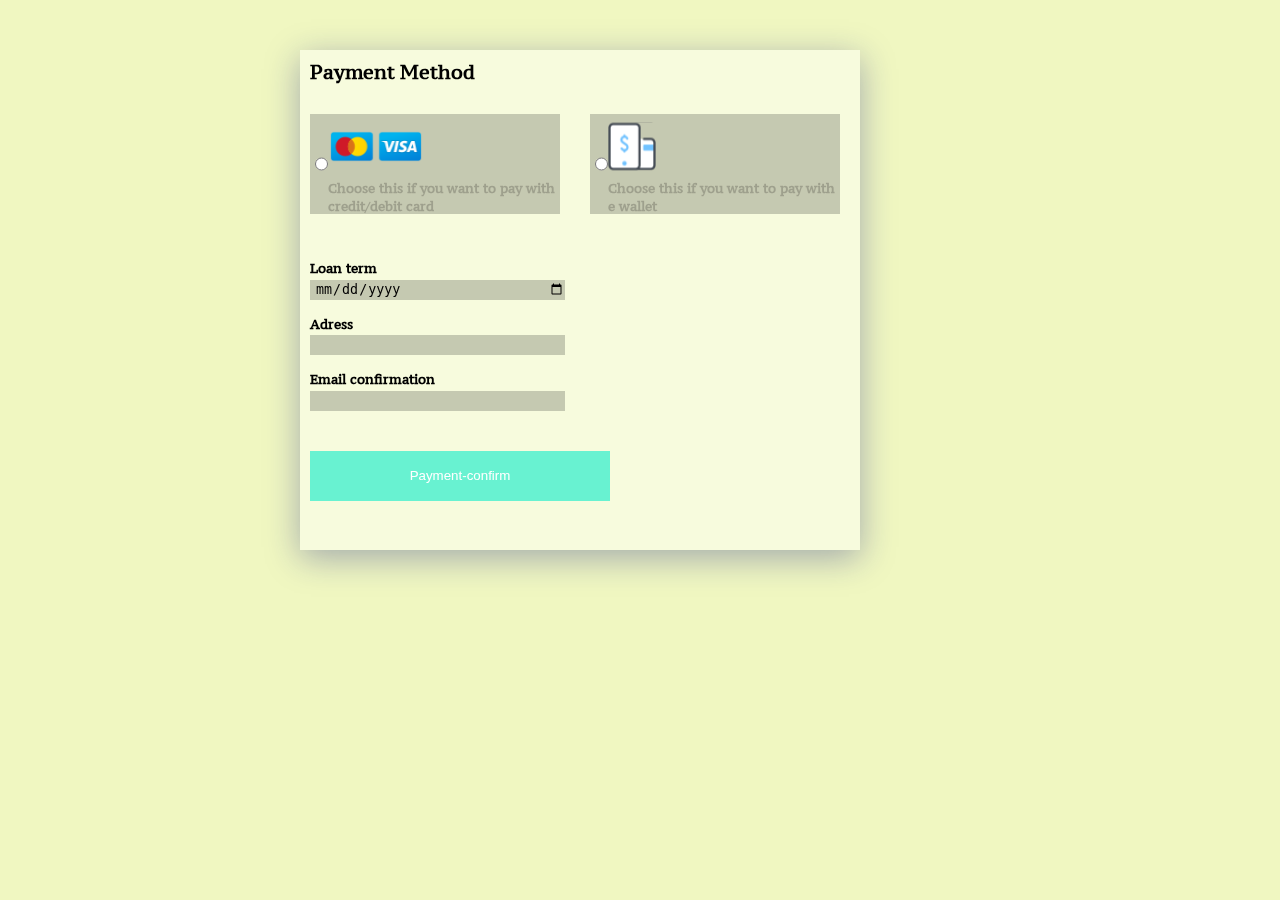
<file: src/Payment page/index.html>
<!DOCTYPE html>
<html lang="en">
<head>
    <meta charset="UTF-8">
    <meta http-equiv="X-UA-Compatible" content="IE=edge">
    <meta name="viewport" content="width=device-width, initial-scale=1.0">
    <link rel="stylesheet" href="style.css">
    <title> Payment page </title>
</head>
<body>
    <div class="container">
        <header>
            <h3> Payment Method </h3>
        </header>

        <div class="payment-method">
            <form action="" class="form">
                <label for="card-method" class="card-item">
                    <input type="radio" name="payment-method" id="card-method" class="card-method">
                    <div class="content-card">
                        <div class="content-image">
                            <div class="image">
                                <img src="./Images/MasterCard.svg" alt="">
                            </div>
                            <div class="image">
                                <img src="./Images/Visa.svg" alt="">
                            </div>
                        </div>
                        <div class="content-text">
                            <h4> Choose this if you want to pay with credit/debit card </h4>
                        </div>
                    </div>
                </label>
                <label for="wallet-method" class="wallet-item">
                    <input type="radio" name="payment-method" id="wallet-method" class="wallet-method">
                    <div class="content-card">
                        <div class="content-image">
                            <div class="image">
                                <img src="./Images/Mobile Payment.svg" alt="">
                            </div>
                        </div>
                        <div class="content-text">
                            <h4> Choose this if you want to pay with e wallet </h4>
                        </div>
                    </div>
                </label>
            </form>
        </div>

        <div class="payment-form">
            <form action="" class="pay">
                <h4 class="title"> Loan term </h4>
                <input type="date" id="date" class="form-control">
            </form>
            <form action="" class="pay">
                <h4 class="title"> Adress </h4>
                <input type="text" id="Adress" class="form-control">
            </form>
            <form action="" class="pay">
                <h4 class="title"> Email confirmation </h4>
                <input type="email" id="email-confirmation" class="form-control">
            </form>
        </div>

        <footer>
            <form action="">
                <input type="button" value="Payment-confirm" class="btn">
            </form>
        </footer>
    </div>
</body>
</html>
</file>
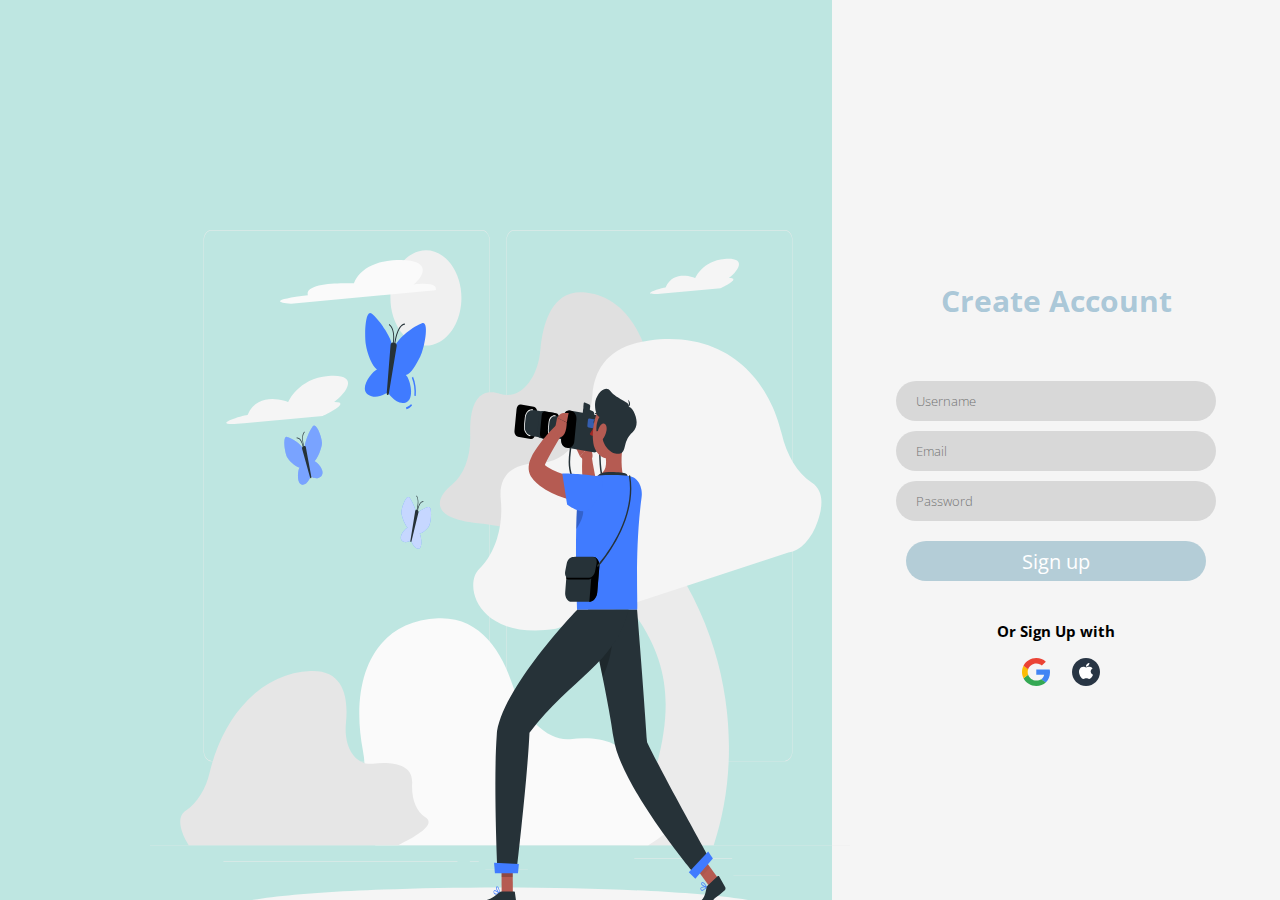
<file: src/Sign up/index.html>
<!DOCTYPE html>
<html lang="en">
<head>
    <meta charset="UTF-8">
    <meta http-equiv="X-UA-Compatible" content="IE=edge">
    <meta name="viewport" content="width=device-width, initial-scale=1.0">
    <link rel="stylesheet" href="style.css">
    <title> Sign up </title>
</head>
<body>
    <div class="container">
        <div class="sidebar">
            <div class="form">
                <header>
                    <h3> Create Account </h3>
                </header>
                <div class="content">
                    <form action="">
                        <input type="text" name="username" id="username" placeholder="Username" class="form-control">
                    </form>
                    <form action="">
                        <input type="email" name="email" id="email" placeholder="Email" class="form-control">
                    </form>
                    <form action="">
                        <input type="password" name="password" id="password" placeholder="Password" class="form-control">
                    </form>
                    <form action="">
                        <input type="button" value="Sign up" class="btn">
                    </form>
                    <footer>
                        <h4> Or Sign Up with </h4>
                        <div class="image">
                            <a href="" class="image-footer">
                                <img src="./Image/google.svg" alt="">
                            </a>
                            <a href="" class="image-footer">
                                <img src="./Image/apple.svg" alt="">
                            </a>
                        </div>
                    </footer>
                </div>
            </div>
        </div>
        <div class="image-sidebar">
            <img src="./Image/Photograph.svg" alt="">
        </div>
    </div>
</body>
</html>
</file>
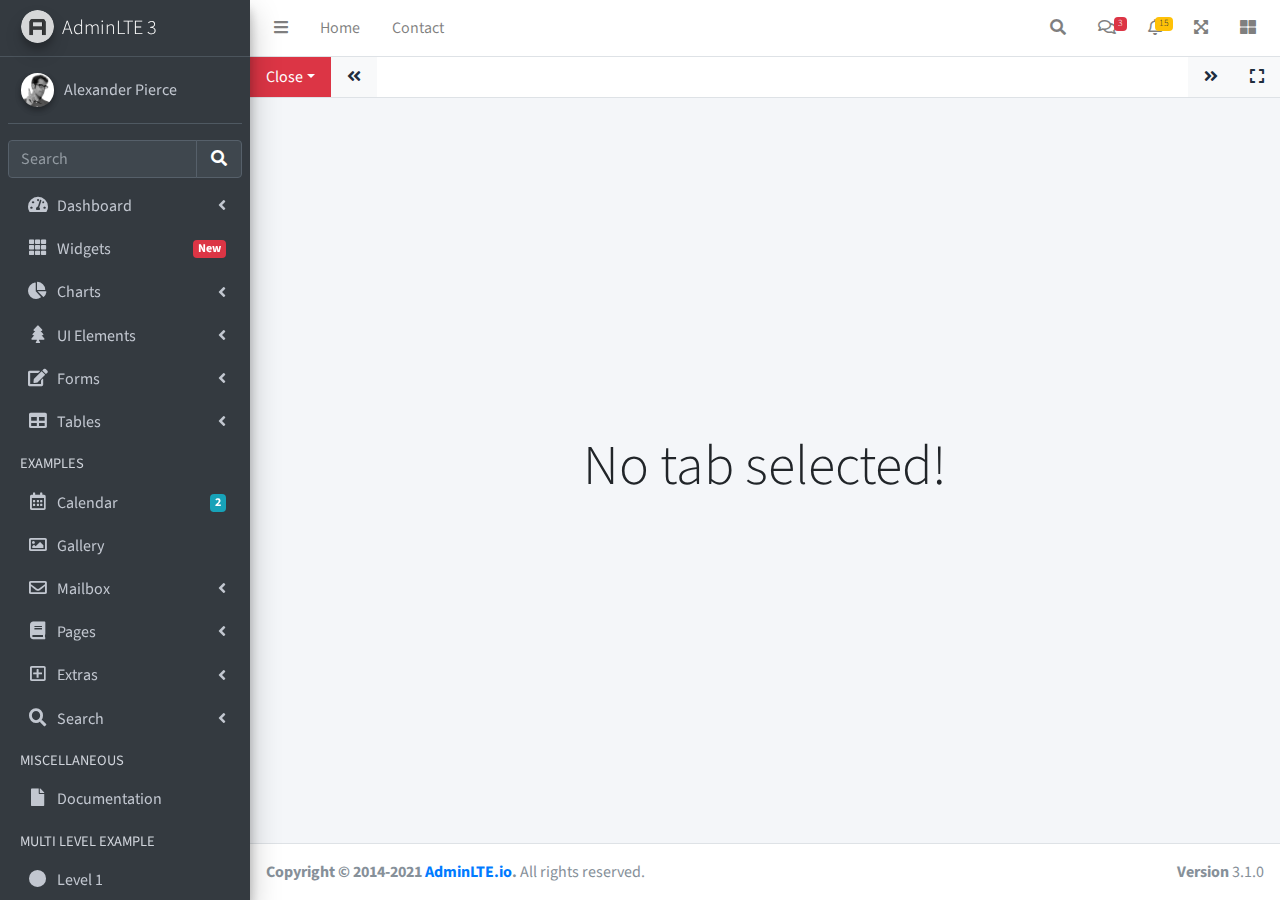
<file: admin/iframe.html>
<!DOCTYPE html>
<html lang="en">
<head>
  <meta charset="utf-8">
  <meta name="viewport" content="width=device-width, initial-scale=1">
  <title>AdminLTE 3 | Tabbed IFrames</title>

  <!-- Google Font: Source Sans Pro -->
  <link rel="stylesheet" href="https://fonts.googleapis.com/css?family=Source+Sans+Pro:300,400,400i,700&display=fallback">
  <!-- Font Awesome -->
  <link rel="stylesheet" href="plugins/fontawesome-free/css/all.min.css">
  <!-- Theme style -->
  <link rel="stylesheet" href="dist/css/adminlte.min.css">
  <!-- overlayScrollbars -->
  <link rel="stylesheet" href="plugins/overlayScrollbars/css/OverlayScrollbars.min.css">
</head>
<body class="hold-transition sidebar-mini layout-fixed" data-panel-auto-height-mode="height">
<div class="wrapper">

  <!-- Navbar -->
  <nav class="main-header navbar navbar-expand navbar-white navbar-light">
    <!-- Left navbar links -->
    <ul class="navbar-nav">
      <li class="nav-item">
        <a class="nav-link" data-widget="pushmenu" href="#" role="button"><i class="fas fa-bars"></i></a>
      </li>
      <li class="nav-item d-none d-sm-inline-block">
        <a href="index3.html" class="nav-link">Home</a>
      </li>
      <li class="nav-item d-none d-sm-inline-block">
        <a href="#" class="nav-link">Contact</a>
      </li>
    </ul>

    <!-- Right navbar links -->
    <ul class="navbar-nav ml-auto">
      <!-- Navbar Search -->
      <li class="nav-item">
        <a class="nav-link" data-widget="navbar-search" href="#" role="button">
          <i class="fas fa-search"></i>
        </a>
        <div class="navbar-search-block">
          <form class="form-inline">
            <div class="input-group input-group-sm">
              <input class="form-control form-control-navbar" type="search" placeholder="Search" aria-label="Search">
              <div class="input-group-append">
                <button class="btn btn-navbar" type="submit">
                  <i class="fas fa-search"></i>
                </button>
                <button class="btn btn-navbar" type="button" data-widget="navbar-search">
                  <i class="fas fa-times"></i>
                </button>
              </div>
            </div>
          </form>
        </div>
      </li>

      <!-- Messages Dropdown Menu -->
      <li class="nav-item dropdown">
        <a class="nav-link" data-toggle="dropdown" href="#">
          <i class="far fa-comments"></i>
          <span class="badge badge-danger navbar-badge">3</span>
        </a>
        <div class="dropdown-menu dropdown-menu-lg dropdown-menu-right">
          <a href="#" class="dropdown-item">
            <!-- Message Start -->
            <div class="media">
              <img src="dist/img/user1-128x128.jpg" alt="User Avatar" class="img-size-50 mr-3 img-circle">
              <div class="media-body">
                <h3 class="dropdown-item-title">
                  Brad Diesel
                  <span class="float-right text-sm text-danger"><i class="fas fa-star"></i></span>
                </h3>
                <p class="text-sm">Call me whenever you can...</p>
                <p class="text-sm text-muted"><i class="far fa-clock mr-1"></i> 4 Hours Ago</p>
              </div>
            </div>
            <!-- Message End -->
          </a>
          <div class="dropdown-divider"></div>
          <a href="#" class="dropdown-item">
            <!-- Message Start -->
            <div class="media">
              <img src="dist/img/user8-128x128.jpg" alt="User Avatar" class="img-size-50 img-circle mr-3">
              <div class="media-body">
                <h3 class="dropdown-item-title">
                  John Pierce
                  <span class="float-right text-sm text-muted"><i class="fas fa-star"></i></span>
                </h3>
                <p class="text-sm">I got your message bro</p>
                <p class="text-sm text-muted"><i class="far fa-clock mr-1"></i> 4 Hours Ago</p>
              </div>
            </div>
            <!-- Message End -->
          </a>
          <div class="dropdown-divider"></div>
          <a href="#" class="dropdown-item">
            <!-- Message Start -->
            <div class="media">
              <img src="dist/img/user3-128x128.jpg" alt="User Avatar" class="img-size-50 img-circle mr-3">
              <div class="media-body">
                <h3 class="dropdown-item-title">
                  Nora Silvester
                  <span class="float-right text-sm text-warning"><i class="fas fa-star"></i></span>
                </h3>
                <p class="text-sm">The subject goes here</p>
                <p class="text-sm text-muted"><i class="far fa-clock mr-1"></i> 4 Hours Ago</p>
              </div>
            </div>
            <!-- Message End -->
          </a>
          <div class="dropdown-divider"></div>
          <a href="#" class="dropdown-item dropdown-footer">See All Messages</a>
        </div>
      </li>
      <!-- Notifications Dropdown Menu -->
      <li class="nav-item dropdown">
        <a class="nav-link" data-toggle="dropdown" href="#">
          <i class="far fa-bell"></i>
          <span class="badge badge-warning navbar-badge">15</span>
        </a>
        <div class="dropdown-menu dropdown-menu-lg dropdown-menu-right">
          <span class="dropdown-item dropdown-header">15 Notifications</span>
          <div class="dropdown-divider"></div>
          <a href="#" class="dropdown-item">
            <i class="fas fa-envelope mr-2"></i> 4 new messages
            <span class="float-right text-muted text-sm">3 mins</span>
          </a>
          <div class="dropdown-divider"></div>
          <a href="#" class="dropdown-item">
            <i class="fas fa-users mr-2"></i> 8 friend requests
            <span class="float-right text-muted text-sm">12 hours</span>
          </a>
          <div class="dropdown-divider"></div>
          <a href="#" class="dropdown-item">
            <i class="fas fa-file mr-2"></i> 3 new reports
            <span class="float-right text-muted text-sm">2 days</span>
          </a>
          <div class="dropdown-divider"></div>
          <a href="#" class="dropdown-item dropdown-footer">See All Notifications</a>
        </div>
      </li>
      <li class="nav-item">
        <a class="nav-link" data-widget="fullscreen" href="#" role="button">
          <i class="fas fa-expand-arrows-alt"></i>
        </a>
      </li>
      <li class="nav-item">
        <a class="nav-link" data-widget="control-sidebar" data-slide="true" href="#" role="button">
          <i class="fas fa-th-large"></i>
        </a>
      </li>
    </ul>
  </nav>
  <!-- /.navbar -->

  <!-- Main Sidebar Container -->
  <aside class="main-sidebar sidebar-dark-primary elevation-4">
    <!-- Brand Logo -->
    <a href="index3.html" class="brand-link">
      <img src="dist/img/AdminLTELogo.png" alt="AdminLTE Logo" class="brand-image img-circle elevation-3" style="opacity: .8">
      <span class="brand-text font-weight-light">AdminLTE 3</span>
    </a>

    <!-- Sidebar -->
    <div class="sidebar">
      <!-- Sidebar user panel (optional) -->
      <div class="user-panel mt-3 pb-3 mb-3 d-flex">
        <div class="image">
          <img src="dist/img/user2-160x160.jpg" class="img-circle elevation-2" alt="User Image">
        </div>
        <div class="info">
          <a href="#" class="d-block">Alexander Pierce</a>
        </div>
      </div>

      <!-- SidebarSearch Form -->
      <div class="form-inline">
        <div class="input-group" data-widget="sidebar-search">
          <input class="form-control form-control-sidebar" type="search" placeholder="Search" aria-label="Search">
          <div class="input-group-append">
            <button class="btn btn-sidebar">
              <i class="fas fa-search fa-fw"></i>
            </button>
          </div>
        </div>
      </div>

      <!-- Sidebar Menu -->
      <nav class="mt-2">
        <ul class="nav nav-pills nav-sidebar flex-column" data-widget="treeview" role="menu" data-accordion="false">
          <!-- Add icons to the links using the .nav-icon class
               with font-awesome or any other icon font library -->
          <li class="nav-item">
            <a href="#" class="nav-link">
              <i class="nav-icon fas fa-tachometer-alt"></i>
              <p>
                Dashboard
                <i class="right fas fa-angle-left"></i>
              </p>
            </a>
            <ul class="nav nav-treeview">
              <li class="nav-item">
                <a href="./index.html" class="nav-link">
                  <i class="far fa-circle nav-icon"></i>
                  <p>Dashboard v1</p>
                </a>
              </li>
              <li class="nav-item">
                <a href="./index2.html" class="nav-link">
                  <i class="far fa-circle nav-icon"></i>
                  <p>Dashboard v2</p>
                </a>
              </li>
              <li class="nav-item">
                <a href="./index3.html" class="nav-link">
                  <i class="far fa-circle nav-icon"></i>
                  <p>Dashboard v3</p>
                </a>
              </li>
            </ul>
          </li>
          <li class="nav-item">
            <a href="pages/widgets.html" class="nav-link">
              <i class="nav-icon fas fa-th"></i>
              <p>
                Widgets
                <span class="right badge badge-danger">New</span>
              </p>
            </a>
          </li>
          <li class="nav-item">
            <a href="#" class="nav-link">
              <i class="nav-icon fas fa-chart-pie"></i>
              <p>
                Charts
                <i class="right fas fa-angle-left"></i>
              </p>
            </a>
            <ul class="nav nav-treeview">
              <li class="nav-item">
                <a href="pages/charts/chartjs.html" class="nav-link">
                  <i class="far fa-circle nav-icon"></i>
                  <p>ChartJS</p>
                </a>
              </li>
              <li class="nav-item">
                <a href="pages/charts/flot.html" class="nav-link">
                  <i class="far fa-circle nav-icon"></i>
                  <p>Flot</p>
                </a>
              </li>
              <li class="nav-item">
                <a href="pages/charts/inline.html" class="nav-link">
                  <i class="far fa-circle nav-icon"></i>
                  <p>Inline</p>
                </a>
              </li>
            </ul>
          </li>
          <li class="nav-item">
            <a href="#" class="nav-link">
              <i class="nav-icon fas fa-tree"></i>
              <p>
                UI Elements
                <i class="fas fa-angle-left right"></i>
              </p>
            </a>
            <ul class="nav nav-treeview">
              <li class="nav-item">
                <a href="pages/UI/general.html" class="nav-link">
                  <i class="far fa-circle nav-icon"></i>
                  <p>General</p>
                </a>
              </li>
              <li class="nav-item">
                <a href="pages/UI/icons.html" class="nav-link">
                  <i class="far fa-circle nav-icon"></i>
                  <p>Icons</p>
                </a>
              </li>
              <li class="nav-item">
                <a href="pages/UI/buttons.html" class="nav-link">
                  <i class="far fa-circle nav-icon"></i>
                  <p>Buttons</p>
                </a>
              </li>
              <li class="nav-item">
                <a href="pages/UI/sliders.html" class="nav-link">
                  <i class="far fa-circle nav-icon"></i>
                  <p>Sliders</p>
                </a>
              </li>
              <li class="nav-item">
                <a href="pages/UI/modals.html" class="nav-link">
                  <i class="far fa-circle nav-icon"></i>
                  <p>Modals & Alerts</p>
                </a>
              </li>
              <li class="nav-item">
                <a href="pages/UI/navbar.html" class="nav-link">
                  <i class="far fa-circle nav-icon"></i>
                  <p>Navbar & Tabs</p>
                </a>
              </li>
              <li class="nav-item">
                <a href="pages/UI/timeline.html" class="nav-link">
                  <i class="far fa-circle nav-icon"></i>
                  <p>Timeline</p>
                </a>
              </li>
              <li class="nav-item">
                <a href="pages/UI/ribbons.html" class="nav-link">
                  <i class="far fa-circle nav-icon"></i>
                  <p>Ribbons</p>
                </a>
              </li>
            </ul>
          </li>
          <li class="nav-item">
            <a href="#" class="nav-link">
              <i class="nav-icon fas fa-edit"></i>
              <p>
                Forms
                <i class="fas fa-angle-left right"></i>
              </p>
            </a>
            <ul class="nav nav-treeview">
              <li class="nav-item">
                <a href="pages/forms/general.html" class="nav-link">
                  <i class="far fa-circle nav-icon"></i>
                  <p>General Elements</p>
                </a>
              </li>
              <li class="nav-item">
                <a href="pages/forms/advanced.html" class="nav-link">
                  <i class="far fa-circle nav-icon"></i>
                  <p>Advanced Elements</p>
                </a>
              </li>
              <li class="nav-item">
                <a href="pages/forms/editors.html" class="nav-link">
                  <i class="far fa-circle nav-icon"></i>
                  <p>Editors</p>
                </a>
              </li>
              <li class="nav-item">
                <a href="pages/forms/validation.html" class="nav-link">
                  <i class="far fa-circle nav-icon"></i>
                  <p>Validation</p>
                </a>
              </li>
            </ul>
          </li>
          <li class="nav-item">
            <a href="#" class="nav-link">
              <i class="nav-icon fas fa-table"></i>
              <p>
                Tables
                <i class="fas fa-angle-left right"></i>
              </p>
            </a>
            <ul class="nav nav-treeview">
              <li class="nav-item">
                <a href="pages/tables/simple.html" class="nav-link">
                  <i class="far fa-circle nav-icon"></i>
                  <p>Simple Tables</p>
                </a>
              </li>
              <li class="nav-item">
                <a href="pages/tables/data.html" class="nav-link">
                  <i class="far fa-circle nav-icon"></i>
                  <p>DataTables</p>
                </a>
              </li>
              <li class="nav-item">
                <a href="pages/tables/jsgrid.html" class="nav-link">
                  <i class="far fa-circle nav-icon"></i>
                  <p>jsGrid</p>
                </a>
              </li>
            </ul>
          </li>
          <li class="nav-header">EXAMPLES</li>
          <li class="nav-item">
            <a href="pages/calendar.html" class="nav-link">
              <i class="nav-icon far fa-calendar-alt"></i>
              <p>
                Calendar
                <span class="badge badge-info right">2</span>
              </p>
            </a>
          </li>
          <li class="nav-item">
            <a href="pages/gallery.html" class="nav-link">
              <i class="nav-icon far fa-image"></i>
              <p>
                Gallery
              </p>
            </a>
          </li>
          <li class="nav-item">
            <a href="#" class="nav-link">
              <i class="nav-icon far fa-envelope"></i>
              <p>
                Mailbox
                <i class="fas fa-angle-left right"></i>
              </p>
            </a>
            <ul class="nav nav-treeview">
              <li class="nav-item">
                <a href="pages/mailbox/mailbox.html" class="nav-link">
                  <i class="far fa-circle nav-icon"></i>
                  <p>Inbox</p>
                </a>
              </li>
              <li class="nav-item">
                <a href="pages/mailbox/compose.html" class="nav-link">
                  <i class="far fa-circle nav-icon"></i>
                  <p>Compose</p>
                </a>
              </li>
              <li class="nav-item">
                <a href="pages/mailbox/read-mail.html" class="nav-link">
                  <i class="far fa-circle nav-icon"></i>
                  <p>Read</p>
                </a>
              </li>
            </ul>
          </li>
          <li class="nav-item">
            <a href="#" class="nav-link">
              <i class="nav-icon fas fa-book"></i>
              <p>
                Pages
                <i class="fas fa-angle-left right"></i>
              </p>
            </a>
            <ul class="nav nav-treeview">
              <li class="nav-item">
                <a href="pages/examples/invoice.html" class="nav-link">
                  <i class="far fa-circle nav-icon"></i>
                  <p>Invoice</p>
                </a>
              </li>
              <li class="nav-item">
                <a href="pages/examples/profile.html" class="nav-link">
                  <i class="far fa-circle nav-icon"></i>
                  <p>Profile</p>
                </a>
              </li>
              <li class="nav-item">
                <a href="pages/examples/e-commerce.html" class="nav-link">
                  <i class="far fa-circle nav-icon"></i>
                  <p>E-commerce</p>
                </a>
              </li>
              <li class="nav-item">
                <a href="pages/examples/projects.html" class="nav-link">
                  <i class="far fa-circle nav-icon"></i>
                  <p>Projects</p>
                </a>
              </li>
              <li class="nav-item">
                <a href="pages/examples/project-add.html" class="nav-link">
                  <i class="far fa-circle nav-icon"></i>
                  <p>Project Add</p>
                </a>
              </li>
              <li class="nav-item">
                <a href="pages/examples/project-edit.html" class="nav-link">
                  <i class="far fa-circle nav-icon"></i>
                  <p>Project Edit</p>
                </a>
              </li>
              <li class="nav-item">
                <a href="pages/examples/project-detail.html" class="nav-link">
                  <i class="far fa-circle nav-icon"></i>
                  <p>Project Detail</p>
                </a>
              </li>
              <li class="nav-item">
                <a href="pages/examples/contacts.html" class="nav-link">
                  <i class="far fa-circle nav-icon"></i>
                  <p>Contacts</p>
                </a>
              </li>
              <li class="nav-item">
                <a href="pages/examples/faq.html" class="nav-link">
                  <i class="far fa-circle nav-icon"></i>
                  <p>FAQ</p>
                </a>
              </li>
              <li class="nav-item">
                <a href="pages/examples/contact-us.html" class="nav-link">
                  <i class="far fa-circle nav-icon"></i>
                  <p>Contact us</p>
                </a>
              </li>
            </ul>
          </li>
          <li class="nav-item">
            <a href="#" class="nav-link">
              <i class="nav-icon far fa-plus-square"></i>
              <p>
                Extras
                <i class="fas fa-angle-left right"></i>
              </p>
            </a>
            <ul class="nav nav-treeview">
              <li class="nav-item">
                <a href="#" class="nav-link">
                  <i class="far fa-circle nav-icon"></i>
                  <p>
                    Login & Register v1
                    <i class="fas fa-angle-left right"></i>
                  </p>
                </a>
                <ul class="nav nav-treeview">
                  <li class="nav-item">
                    <a href="pages/examples/login.html" class="nav-link">
                      <i class="far fa-circle nav-icon"></i>
                      <p>Login v1</p>
                    </a>
                  </li>
                  <li class="nav-item">
                    <a href="pages/examples/register.html" class="nav-link">
                      <i class="far fa-circle nav-icon"></i>
                      <p>Register v1</p>
                    </a>
                  </li>
                  <li class="nav-item">
                    <a href="pages/examples/forgot-password.html" class="nav-link">
                      <i class="far fa-circle nav-icon"></i>
                      <p>Forgot Password v1</p>
                    </a>
                  </li>
                  <li class="nav-item">
                    <a href="pages/examples/recover-password.html" class="nav-link">
                      <i class="far fa-circle nav-icon"></i>
                      <p>Recover Password v1</p>
                    </a>
                  </li>
                </ul>
              </li>
              <li class="nav-item">
                <a href="#" class="nav-link">
                  <i class="far fa-circle nav-icon"></i>
                  <p>
                    Login & Register v2
                    <i class="fas fa-angle-left right"></i>
                  </p>
                </a>
                <ul class="nav nav-treeview">
                  <li class="nav-item">
                    <a href="pages/examples/login-v2.html" class="nav-link">
                      <i class="far fa-circle nav-icon"></i>
                      <p>Login v2</p>
                    </a>
                  </li>
                  <li class="nav-item">
                    <a href="pages/examples/register-v2.html" class="nav-link">
                      <i class="far fa-circle nav-icon"></i>
                      <p>Register v2</p>
                    </a>
                  </li>
                  <li class="nav-item">
                    <a href="pages/examples/forgot-password-v2.html" class="nav-link">
                      <i class="far fa-circle nav-icon"></i>
                      <p>Forgot Password v2</p>
                    </a>
                  </li>
                  <li class="nav-item">
                    <a href="pages/examples/recover-password-v2.html" class="nav-link">
                      <i class="far fa-circle nav-icon"></i>
                      <p>Recover Password v2</p>
                    </a>
                  </li>
                </ul>
              </li>
              <li class="nav-item">
                <a href="pages/examples/lockscreen.html" class="nav-link">
                  <i class="far fa-circle nav-icon"></i>
                  <p>Lockscreen</p>
                </a>
              </li>
              <li class="nav-item">
                <a href="pages/examples/legacy-user-menu.html" class="nav-link">
                  <i class="far fa-circle nav-icon"></i>
                  <p>Legacy User Menu</p>
                </a>
              </li>
              <li class="nav-item">
                <a href="pages/examples/language-menu.html" class="nav-link">
                  <i class="far fa-circle nav-icon"></i>
                  <p>Language Menu</p>
                </a>
              </li>
              <li class="nav-item">
                <a href="pages/examples/404.html" class="nav-link">
                  <i class="far fa-circle nav-icon"></i>
                  <p>Error 404</p>
                </a>
              </li>
              <li class="nav-item">
                <a href="pages/examples/500.html" class="nav-link">
                  <i class="far fa-circle nav-icon"></i>
                  <p>Error 500</p>
                </a>
              </li>
              <li class="nav-item">
                <a href="pages/examples/pace.html" class="nav-link">
                  <i class="far fa-circle nav-icon"></i>
                  <p>Pace</p>
                </a>
              </li>
              <li class="nav-item">
                <a href="pages/examples/blank.html" class="nav-link">
                  <i class="far fa-circle nav-icon"></i>
                  <p>Blank Page</p>
                </a>
              </li>
              <li class="nav-item">
                <a href="starter.html" class="nav-link">
                  <i class="far fa-circle nav-icon"></i>
                  <p>Starter Page</p>
                </a>
              </li>
            </ul>
          </li>
          <li class="nav-item">
            <a href="#" class="nav-link">
              <i class="nav-icon fas fa-search"></i>
              <p>
                Search
                <i class="fas fa-angle-left right"></i>
              </p>
            </a>
            <ul class="nav nav-treeview">
              <li class="nav-item">
                <a href="pages/search/simple.html" class="nav-link">
                  <i class="far fa-circle nav-icon"></i>
                  <p>Simple Search</p>
                </a>
              </li>
              <li class="nav-item">
                <a href="pages/search/enhanced.html" class="nav-link">
                  <i class="far fa-circle nav-icon"></i>
                  <p>Enhanced</p>
                </a>
              </li>
            </ul>
          </li>
          <li class="nav-header">MISCELLANEOUS</li>
          <li class="nav-item">
            <a href="https://adminlte.io/docs/3.1/" class="nav-link">
              <i class="nav-icon fas fa-file"></i>
              <p>Documentation</p>
            </a>
          </li>
          <li class="nav-header">MULTI LEVEL EXAMPLE</li>
          <li class="nav-item">
            <a href="#" class="nav-link">
              <i class="fas fa-circle nav-icon"></i>
              <p>Level 1</p>
            </a>
          </li>
          <li class="nav-item">
            <a href="#" class="nav-link">
              <i class="nav-icon fas fa-circle"></i>
              <p>
                Level 1
                <i class="right fas fa-angle-left"></i>
              </p>
            </a>
            <ul class="nav nav-treeview">
              <li class="nav-item">
                <a href="#" class="nav-link">
                  <i class="far fa-circle nav-icon"></i>
                  <p>Level 2</p>
                </a>
              </li>
              <li class="nav-item">
                <a href="#" class="nav-link">
                  <i class="far fa-circle nav-icon"></i>
                  <p>
                    Level 2
                    <i class="right fas fa-angle-left"></i>
                  </p>
                </a>
                <ul class="nav nav-treeview">
                  <li class="nav-item">
                    <a href="#" class="nav-link">
                      <i class="far fa-dot-circle nav-icon"></i>
                      <p>Level 3</p>
                    </a>
                  </li>
                  <li class="nav-item">
                    <a href="#" class="nav-link">
                      <i class="far fa-dot-circle nav-icon"></i>
                      <p>Level 3</p>
                    </a>
                  </li>
                  <li class="nav-item">
                    <a href="#" class="nav-link">
                      <i class="far fa-dot-circle nav-icon"></i>
                      <p>Level 3</p>
                    </a>
                  </li>
                </ul>
              </li>
              <li class="nav-item">
                <a href="#" class="nav-link">
                  <i class="far fa-circle nav-icon"></i>
                  <p>Level 2</p>
                </a>
              </li>
            </ul>
          </li>
          <li class="nav-item">
            <a href="#" class="nav-link">
              <i class="fas fa-circle nav-icon"></i>
              <p>Level 1</p>
            </a>
          </li>
          <li class="nav-header">LABELS</li>
          <li class="nav-item">
            <a href="#" class="nav-link">
              <i class="nav-icon far fa-circle text-danger"></i>
              <p class="text">Important</p>
            </a>
          </li>
          <li class="nav-item">
            <a href="#" class="nav-link">
              <i class="nav-icon far fa-circle text-warning"></i>
              <p>Warning</p>
            </a>
          </li>
          <li class="nav-item">
            <a href="#" class="nav-link">
              <i class="nav-icon far fa-circle text-info"></i>
              <p>Informational</p>
            </a>
          </li>
        </ul>
      </nav>
      <!-- /.sidebar-menu -->
    </div>
    <!-- /.sidebar -->
  </aside>

  <!-- Content Wrapper. Contains page content -->
  <div class="content-wrapper iframe-mode" data-widget="iframe" data-loading-screen="750">
    <div class="nav navbar navbar-expand navbar-white navbar-light border-bottom p-0">
      <div class="nav-item dropdown">
        <a class="nav-link bg-danger dropdown-toggle" data-toggle="dropdown" href="#" role="button" aria-haspopup="true" aria-expanded="false">Close</a>
        <div class="dropdown-menu mt-0">
          <a class="dropdown-item" href="#" data-widget="iframe-close" data-type="all">Close All</a>
          <a class="dropdown-item" href="#" data-widget="iframe-close" data-type="all-other">Close All Other</a>
        </div>
      </div>
      <a class="nav-link bg-light" href="#" data-widget="iframe-scrollleft"><i class="fas fa-angle-double-left"></i></a>
      <ul class="navbar-nav overflow-hidden" role="tablist"></ul>
      <a class="nav-link bg-light" href="#" data-widget="iframe-scrollright"><i class="fas fa-angle-double-right"></i></a>
      <a class="nav-link bg-light" href="#" data-widget="iframe-fullscreen"><i class="fas fa-expand"></i></a>
    </div>
    <div class="tab-content">
      <div class="tab-empty">
        <h2 class="display-4">No tab selected!</h2>
      </div>
      <div class="tab-loading">
        <div>
          <h2 class="display-4">Tab is loading <i class="fa fa-sync fa-spin"></i></h2>
        </div>
      </div>
    </div>
  </div>
  <!-- /.content-wrapper -->
  <footer class="main-footer">
    <strong>Copyright &copy; 2014-2021 <a href="https://adminlte.io">AdminLTE.io</a>.</strong>
    All rights reserved.
    <div class="float-right d-none d-sm-inline-block">
      <b>Version</b> 3.1.0
    </div>
  </footer>

  <!-- Control Sidebar -->
  <aside class="control-sidebar control-sidebar-dark">
    <!-- Control sidebar content goes here -->
  </aside>
  <!-- /.control-sidebar -->
</div>
<!-- ./wrapper -->

<!-- jQuery -->
<script src="plugins/jquery/jquery.min.js"></script>
<!-- jQuery UI 1.11.4 -->
<script src="plugins/jquery-ui/jquery-ui.min.js"></script>
<!-- Resolve conflict in jQuery UI tooltip with Bootstrap tooltip -->
<script>
  $.widget.bridge('uibutton', $.ui.button)
</script>
<!-- Bootstrap 4 -->
<script src="plugins/bootstrap/js/bootstrap.bundle.min.js"></script>
<!-- overlayScrollbars -->
<script src="plugins/overlayScrollbars/js/jquery.overlayScrollbars.min.js"></script>
<!-- AdminLTE App -->
<script src="dist/js/adminlte.js"></script>
<!-- AdminLTE for demo purposes -->
<script src="dist/js/demo.js"></script>
</body>
</html>
</file>
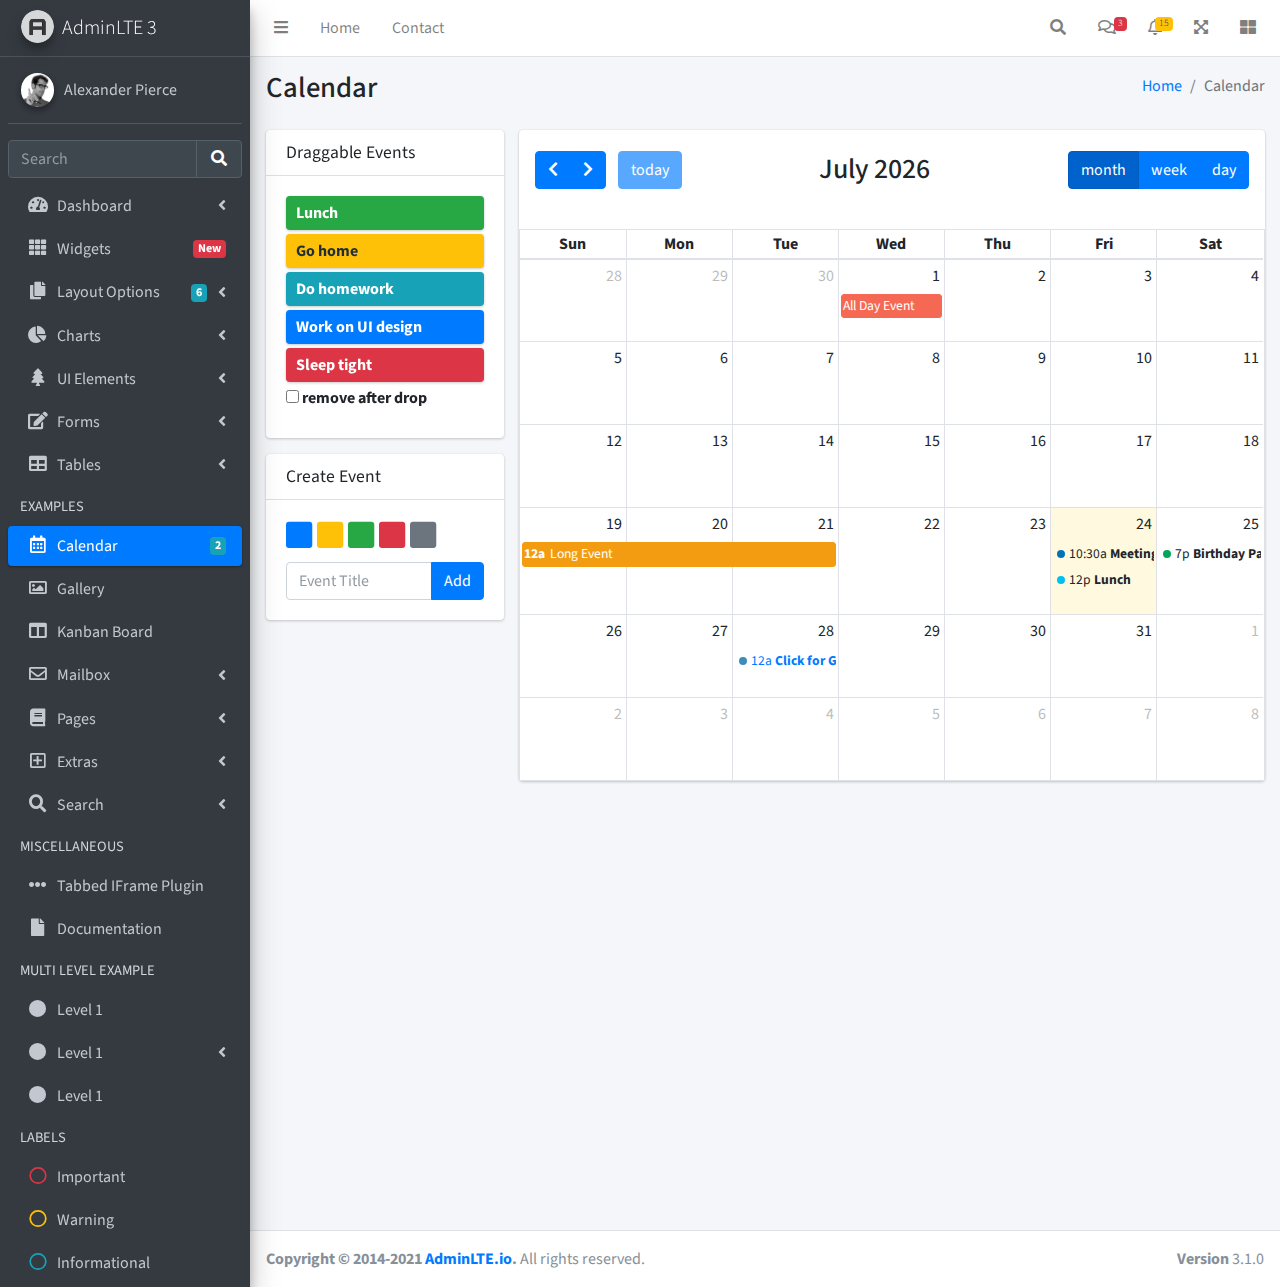
<file: admin/pages/calendar.html>
<!DOCTYPE html>
<html lang="en">
<head>
  <meta charset="utf-8">
  <meta name="viewport" content="width=device-width, initial-scale=1">
  <title>AdminLTE 3 | Calendar</title>

  <!-- Google Font: Source Sans Pro -->
  <link rel="stylesheet" href="https://fonts.googleapis.com/css?family=Source+Sans+Pro:300,400,400i,700&display=fallback">
  <!-- Font Awesome -->
  <link rel="stylesheet" href="../plugins/fontawesome-free/css/all.min.css">
  <!-- fullCalendar -->
  <link rel="stylesheet" href="../plugins/fullcalendar/main.css">
  <!-- Theme style -->
  <link rel="stylesheet" href="../dist/css/adminlte.min.css">
</head>
<body class="hold-transition sidebar-mini">
<div class="wrapper">
  <!-- Navbar -->
  <nav class="main-header navbar navbar-expand navbar-white navbar-light">
    <!-- Left navbar links -->
    <ul class="navbar-nav">
      <li class="nav-item">
        <a class="nav-link" data-widget="pushmenu" href="#" role="button"><i class="fas fa-bars"></i></a>
      </li>
      <li class="nav-item d-none d-sm-inline-block">
        <a href="../index3.html" class="nav-link">Home</a>
      </li>
      <li class="nav-item d-none d-sm-inline-block">
        <a href="#" class="nav-link">Contact</a>
      </li>
    </ul>

    <!-- Right navbar links -->
    <ul class="navbar-nav ml-auto">
      <!-- Navbar Search -->
      <li class="nav-item">
        <a class="nav-link" data-widget="navbar-search" href="#" role="button">
          <i class="fas fa-search"></i>
        </a>
        <div class="navbar-search-block">
          <form class="form-inline">
            <div class="input-group input-group-sm">
              <input class="form-control form-control-navbar" type="search" placeholder="Search" aria-label="Search">
              <div class="input-group-append">
                <button class="btn btn-navbar" type="submit">
                  <i class="fas fa-search"></i>
                </button>
                <button class="btn btn-navbar" type="button" data-widget="navbar-search">
                  <i class="fas fa-times"></i>
                </button>
              </div>
            </div>
          </form>
        </div>
      </li>

      <!-- Messages Dropdown Menu -->
      <li class="nav-item dropdown">
        <a class="nav-link" data-toggle="dropdown" href="#">
          <i class="far fa-comments"></i>
          <span class="badge badge-danger navbar-badge">3</span>
        </a>
        <div class="dropdown-menu dropdown-menu-lg dropdown-menu-right">
          <a href="#" class="dropdown-item">
            <!-- Message Start -->
            <div class="media">
              <img src="../dist/img/user1-128x128.jpg" alt="User Avatar" class="img-size-50 mr-3 img-circle">
              <div class="media-body">
                <h3 class="dropdown-item-title">
                  Brad Diesel
                  <span class="float-right text-sm text-danger"><i class="fas fa-star"></i></span>
                </h3>
                <p class="text-sm">Call me whenever you can...</p>
                <p class="text-sm text-muted"><i class="far fa-clock mr-1"></i> 4 Hours Ago</p>
              </div>
            </div>
            <!-- Message End -->
          </a>
          <div class="dropdown-divider"></div>
          <a href="#" class="dropdown-item">
            <!-- Message Start -->
            <div class="media">
              <img src="../dist/img/user8-128x128.jpg" alt="User Avatar" class="img-size-50 img-circle mr-3">
              <div class="media-body">
                <h3 class="dropdown-item-title">
                  John Pierce
                  <span class="float-right text-sm text-muted"><i class="fas fa-star"></i></span>
                </h3>
                <p class="text-sm">I got your message bro</p>
                <p class="text-sm text-muted"><i class="far fa-clock mr-1"></i> 4 Hours Ago</p>
              </div>
            </div>
            <!-- Message End -->
          </a>
          <div class="dropdown-divider"></div>
          <a href="#" class="dropdown-item">
            <!-- Message Start -->
            <div class="media">
              <img src="../dist/img/user3-128x128.jpg" alt="User Avatar" class="img-size-50 img-circle mr-3">
              <div class="media-body">
                <h3 class="dropdown-item-title">
                  Nora Silvester
                  <span class="float-right text-sm text-warning"><i class="fas fa-star"></i></span>
                </h3>
                <p class="text-sm">The subject goes here</p>
                <p class="text-sm text-muted"><i class="far fa-clock mr-1"></i> 4 Hours Ago</p>
              </div>
            </div>
            <!-- Message End -->
          </a>
          <div class="dropdown-divider"></div>
          <a href="#" class="dropdown-item dropdown-footer">See All Messages</a>
        </div>
      </li>
      <!-- Notifications Dropdown Menu -->
      <li class="nav-item dropdown">
        <a class="nav-link" data-toggle="dropdown" href="#">
          <i class="far fa-bell"></i>
          <span class="badge badge-warning navbar-badge">15</span>
        </a>
        <div class="dropdown-menu dropdown-menu-lg dropdown-menu-right">
          <span class="dropdown-item dropdown-header">15 Notifications</span>
          <div class="dropdown-divider"></div>
          <a href="#" class="dropdown-item">
            <i class="fas fa-envelope mr-2"></i> 4 new messages
            <span class="float-right text-muted text-sm">3 mins</span>
          </a>
          <div class="dropdown-divider"></div>
          <a href="#" class="dropdown-item">
            <i class="fas fa-users mr-2"></i> 8 friend requests
            <span class="float-right text-muted text-sm">12 hours</span>
          </a>
          <div class="dropdown-divider"></div>
          <a href="#" class="dropdown-item">
            <i class="fas fa-file mr-2"></i> 3 new reports
            <span class="float-right text-muted text-sm">2 days</span>
          </a>
          <div class="dropdown-divider"></div>
          <a href="#" class="dropdown-item dropdown-footer">See All Notifications</a>
        </div>
      </li>
      <li class="nav-item">
        <a class="nav-link" data-widget="fullscreen" href="#" role="button">
          <i class="fas fa-expand-arrows-alt"></i>
        </a>
      </li>
      <li class="nav-item">
        <a class="nav-link" data-widget="control-sidebar" data-slide="true" href="#" role="button">
          <i class="fas fa-th-large"></i>
        </a>
      </li>
    </ul>
  </nav>
  <!-- /.navbar -->

  <!-- Main Sidebar Container -->
  <aside class="main-sidebar sidebar-dark-primary elevation-4">
    <!-- Brand Logo -->
    <a href="../index3.html" class="brand-link">
      <img src="../dist/img/AdminLTELogo.png" alt="AdminLTE Logo" class="brand-image img-circle elevation-3" style="opacity: .8">
      <span class="brand-text font-weight-light">AdminLTE 3</span>
    </a>

    <!-- Sidebar -->
    <div class="sidebar">
      <!-- Sidebar user panel (optional) -->
      <div class="user-panel mt-3 pb-3 mb-3 d-flex">
        <div class="image">
          <img src="../dist/img/user2-160x160.jpg" class="img-circle elevation-2" alt="User Image">
        </div>
        <div class="info">
          <a href="#" class="d-block">Alexander Pierce</a>
        </div>
      </div>

      <!-- SidebarSearch Form -->
      <div class="form-inline">
        <div class="input-group" data-widget="sidebar-search">
          <input class="form-control form-control-sidebar" type="search" placeholder="Search" aria-label="Search">
          <div class="input-group-append">
            <button class="btn btn-sidebar">
              <i class="fas fa-search fa-fw"></i>
            </button>
          </div>
        </div>
      </div>

      <!-- Sidebar Menu -->
      <nav class="mt-2">
        <ul class="nav nav-pills nav-sidebar flex-column" data-widget="treeview" role="menu" data-accordion="false">
          <!-- Add icons to the links using the .nav-icon class
               with font-awesome or any other icon font library -->
          <li class="nav-item">
            <a href="#" class="nav-link">
              <i class="nav-icon fas fa-tachometer-alt"></i>
              <p>
                Dashboard
                <i class="right fas fa-angle-left"></i>
              </p>
            </a>
            <ul class="nav nav-treeview">
              <li class="nav-item">
                <a href="../index.html" class="nav-link">
                  <i class="far fa-circle nav-icon"></i>
                  <p>Dashboard v1</p>
                </a>
              </li>
              <li class="nav-item">
                <a href="../index2.html" class="nav-link">
                  <i class="far fa-circle nav-icon"></i>
                  <p>Dashboard v2</p>
                </a>
              </li>
              <li class="nav-item">
                <a href="../index3.html" class="nav-link">
                  <i class="far fa-circle nav-icon"></i>
                  <p>Dashboard v3</p>
                </a>
              </li>
            </ul>
          </li>
          <li class="nav-item">
            <a href="widgets.html" class="nav-link">
              <i class="nav-icon fas fa-th"></i>
              <p>
                Widgets
                <span class="right badge badge-danger">New</span>
              </p>
            </a>
          </li>
          <li class="nav-item">
            <a href="#" class="nav-link">
              <i class="nav-icon fas fa-copy"></i>
              <p>
                Layout Options
                <i class="fas fa-angle-left right"></i>
                <span class="badge badge-info right">6</span>
              </p>
            </a>
            <ul class="nav nav-treeview">
              <li class="nav-item">
                <a href="layout/top-nav.html" class="nav-link">
                  <i class="far fa-circle nav-icon"></i>
                  <p>Top Navigation</p>
                </a>
              </li>
              <li class="nav-item">
                <a href="layout/top-nav-sidebar.html" class="nav-link">
                  <i class="far fa-circle nav-icon"></i>
                  <p>Top Navigation + Sidebar</p>
                </a>
              </li>
              <li class="nav-item">
                <a href="layout/boxed.html" class="nav-link">
                  <i class="far fa-circle nav-icon"></i>
                  <p>Boxed</p>
                </a>
              </li>
              <li class="nav-item">
                <a href="layout/fixed-sidebar.html" class="nav-link">
                  <i class="far fa-circle nav-icon"></i>
                  <p>Fixed Sidebar</p>
                </a>
              </li>
              <li class="nav-item">
                <a href="layout/fixed-sidebar-custom.html" class="nav-link">
                  <i class="far fa-circle nav-icon"></i>
                  <p>Fixed Sidebar <small>+ Custom Area</small></p>
                </a>
              </li>
              <li class="nav-item">
                <a href="layout/fixed-topnav.html" class="nav-link">
                  <i class="far fa-circle nav-icon"></i>
                  <p>Fixed Navbar</p>
                </a>
              </li>
              <li class="nav-item">
                <a href="layout/fixed-footer.html" class="nav-link">
                  <i class="far fa-circle nav-icon"></i>
                  <p>Fixed Footer</p>
                </a>
              </li>
              <li class="nav-item">
                <a href="layout/collapsed-sidebar.html" class="nav-link">
                  <i class="far fa-circle nav-icon"></i>
                  <p>Collapsed Sidebar</p>
                </a>
              </li>
            </ul>
          </li>
          <li class="nav-item">
            <a href="#" class="nav-link">
              <i class="nav-icon fas fa-chart-pie"></i>
              <p>
                Charts
                <i class="right fas fa-angle-left"></i>
              </p>
            </a>
            <ul class="nav nav-treeview">
              <li class="nav-item">
                <a href="charts/chartjs.html" class="nav-link">
                  <i class="far fa-circle nav-icon"></i>
                  <p>ChartJS</p>
                </a>
              </li>
              <li class="nav-item">
                <a href="charts/flot.html" class="nav-link">
                  <i class="far fa-circle nav-icon"></i>
                  <p>Flot</p>
                </a>
              </li>
              <li class="nav-item">
                <a href="charts/inline.html" class="nav-link">
                  <i class="far fa-circle nav-icon"></i>
                  <p>Inline</p>
                </a>
              </li>
              <li class="nav-item">
                <a href="charts/uplot.html" class="nav-link">
                  <i class="far fa-circle nav-icon"></i>
                  <p>uPlot</p>
                </a>
              </li>
            </ul>
          </li>
          <li class="nav-item">
            <a href="#" class="nav-link">
              <i class="nav-icon fas fa-tree"></i>
              <p>
                UI Elements
                <i class="fas fa-angle-left right"></i>
              </p>
            </a>
            <ul class="nav nav-treeview">
              <li class="nav-item">
                <a href="UI/general.html" class="nav-link">
                  <i class="far fa-circle nav-icon"></i>
                  <p>General</p>
                </a>
              </li>
              <li class="nav-item">
                <a href="UI/icons.html" class="nav-link">
                  <i class="far fa-circle nav-icon"></i>
                  <p>Icons</p>
                </a>
              </li>
              <li class="nav-item">
                <a href="UI/buttons.html" class="nav-link">
                  <i class="far fa-circle nav-icon"></i>
                  <p>Buttons</p>
                </a>
              </li>
              <li class="nav-item">
                <a href="UI/sliders.html" class="nav-link">
                  <i class="far fa-circle nav-icon"></i>
                  <p>Sliders</p>
                </a>
              </li>
              <li class="nav-item">
                <a href="UI/modals.html" class="nav-link">
                  <i class="far fa-circle nav-icon"></i>
                  <p>Modals & Alerts</p>
                </a>
              </li>
              <li class="nav-item">
                <a href="UI/navbar.html" class="nav-link">
                  <i class="far fa-circle nav-icon"></i>
                  <p>Navbar & Tabs</p>
                </a>
              </li>
              <li class="nav-item">
                <a href="UI/timeline.html" class="nav-link">
                  <i class="far fa-circle nav-icon"></i>
                  <p>Timeline</p>
                </a>
              </li>
              <li class="nav-item">
                <a href="UI/ribbons.html" class="nav-link">
                  <i class="far fa-circle nav-icon"></i>
                  <p>Ribbons</p>
                </a>
              </li>
            </ul>
          </li>
          <li class="nav-item">
            <a href="#" class="nav-link">
              <i class="nav-icon fas fa-edit"></i>
              <p>
                Forms
                <i class="fas fa-angle-left right"></i>
              </p>
            </a>
            <ul class="nav nav-treeview">
              <li class="nav-item">
                <a href="forms/general.html" class="nav-link">
                  <i class="far fa-circle nav-icon"></i>
                  <p>General Elements</p>
                </a>
              </li>
              <li class="nav-item">
                <a href="forms/advanced.html" class="nav-link">
                  <i class="far fa-circle nav-icon"></i>
                  <p>Advanced Elements</p>
                </a>
              </li>
              <li class="nav-item">
                <a href="forms/editors.html" class="nav-link">
                  <i class="far fa-circle nav-icon"></i>
                  <p>Editors</p>
                </a>
              </li>
              <li class="nav-item">
                <a href="forms/validation.html" class="nav-link">
                  <i class="far fa-circle nav-icon"></i>
                  <p>Validation</p>
                </a>
              </li>
            </ul>
          </li>
          <li class="nav-item">
            <a href="#" class="nav-link">
              <i class="nav-icon fas fa-table"></i>
              <p>
                Tables
                <i class="fas fa-angle-left right"></i>
              </p>
            </a>
            <ul class="nav nav-treeview">
              <li class="nav-item">
                <a href="tables/simple.html" class="nav-link">
                  <i class="far fa-circle nav-icon"></i>
                  <p>Simple Tables</p>
                </a>
              </li>
              <li class="nav-item">
                <a href="tables/data.html" class="nav-link">
                  <i class="far fa-circle nav-icon"></i>
                  <p>DataTables</p>
                </a>
              </li>
              <li class="nav-item">
                <a href="tables/jsgrid.html" class="nav-link">
                  <i class="far fa-circle nav-icon"></i>
                  <p>jsGrid</p>
                </a>
              </li>
            </ul>
          </li>
          <li class="nav-header">EXAMPLES</li>
          <li class="nav-item">
            <a href="calendar.html" class="nav-link active">
              <i class="nav-icon far fa-calendar-alt"></i>
              <p>
                Calendar
                <span class="badge badge-info right">2</span>
              </p>
            </a>
          </li>
          <li class="nav-item">
            <a href="gallery.html" class="nav-link">
              <i class="nav-icon far fa-image"></i>
              <p>
                Gallery
              </p>
            </a>
          </li>
          <li class="nav-item">
            <a href="kanban.html" class="nav-link">
              <i class="nav-icon fas fa-columns"></i>
              <p>
                Kanban Board
              </p>
            </a>
          </li>
          <li class="nav-item">
            <a href="#" class="nav-link">
              <i class="nav-icon far fa-envelope"></i>
              <p>
                Mailbox
                <i class="fas fa-angle-left right"></i>
              </p>
            </a>
            <ul class="nav nav-treeview">
              <li class="nav-item">
                <a href="mailbox/mailbox.html" class="nav-link">
                  <i class="far fa-circle nav-icon"></i>
                  <p>Inbox</p>
                </a>
              </li>
              <li class="nav-item">
                <a href="mailbox/compose.html" class="nav-link">
                  <i class="far fa-circle nav-icon"></i>
                  <p>Compose</p>
                </a>
              </li>
              <li class="nav-item">
                <a href="mailbox/read-mail.html" class="nav-link">
                  <i class="far fa-circle nav-icon"></i>
                  <p>Read</p>
                </a>
              </li>
            </ul>
          </li>
          <li class="nav-item">
            <a href="#" class="nav-link">
              <i class="nav-icon fas fa-book"></i>
              <p>
                Pages
                <i class="fas fa-angle-left right"></i>
              </p>
            </a>
            <ul class="nav nav-treeview">
              <li class="nav-item">
                <a href="examples/invoice.html" class="nav-link">
                  <i class="far fa-circle nav-icon"></i>
                  <p>Invoice</p>
                </a>
              </li>
              <li class="nav-item">
                <a href="examples/profile.html" class="nav-link">
                  <i class="far fa-circle nav-icon"></i>
                  <p>Profile</p>
                </a>
              </li>
              <li class="nav-item">
                <a href="examples/e-commerce.html" class="nav-link">
                  <i class="far fa-circle nav-icon"></i>
                  <p>E-commerce</p>
                </a>
              </li>
              <li class="nav-item">
                <a href="examples/projects.html" class="nav-link">
                  <i class="far fa-circle nav-icon"></i>
                  <p>Projects</p>
                </a>
              </li>
              <li class="nav-item">
                <a href="examples/project-add.html" class="nav-link">
                  <i class="far fa-circle nav-icon"></i>
                  <p>Project Add</p>
                </a>
              </li>
              <li class="nav-item">
                <a href="examples/project-edit.html" class="nav-link">
                  <i class="far fa-circle nav-icon"></i>
                  <p>Project Edit</p>
                </a>
              </li>
              <li class="nav-item">
                <a href="examples/project-detail.html" class="nav-link">
                  <i class="far fa-circle nav-icon"></i>
                  <p>Project Detail</p>
                </a>
              </li>
              <li class="nav-item">
                <a href="examples/contacts.html" class="nav-link">
                  <i class="far fa-circle nav-icon"></i>
                  <p>Contacts</p>
                </a>
              </li>
              <li class="nav-item">
                <a href="examples/faq.html" class="nav-link">
                  <i class="far fa-circle nav-icon"></i>
                  <p>FAQ</p>
                </a>
              </li>
              <li class="nav-item">
                <a href="examples/contact-us.html" class="nav-link">
                  <i class="far fa-circle nav-icon"></i>
                  <p>Contact us</p>
                </a>
              </li>
            </ul>
          </li>
          <li class="nav-item">
            <a href="#" class="nav-link">
              <i class="nav-icon far fa-plus-square"></i>
              <p>
                Extras
                <i class="fas fa-angle-left right"></i>
              </p>
            </a>
            <ul class="nav nav-treeview">
              <li class="nav-item">
                <a href="#" class="nav-link">
                  <i class="far fa-circle nav-icon"></i>
                  <p>
                    Login & Register v1
                    <i class="fas fa-angle-left right"></i>
                  </p>
                </a>
                <ul class="nav nav-treeview">
                  <li class="nav-item">
                    <a href="examples/login.html" class="nav-link">
                      <i class="far fa-circle nav-icon"></i>
                      <p>Login v1</p>
                    </a>
                  </li>
                  <li class="nav-item">
                    <a href="examples/register.html" class="nav-link">
                      <i class="far fa-circle nav-icon"></i>
                      <p>Register v1</p>
                    </a>
                  </li>
                  <li class="nav-item">
                    <a href="examples/forgot-password.html" class="nav-link">
                      <i class="far fa-circle nav-icon"></i>
                      <p>Forgot Password v1</p>
                    </a>
                  </li>
                  <li class="nav-item">
                    <a href="examples/recover-password.html" class="nav-link">
                      <i class="far fa-circle nav-icon"></i>
                      <p>Recover Password v1</p>
                    </a>
                  </li>
                </ul>
              </li>
              <li class="nav-item">
                <a href="#" class="nav-link">
                  <i class="far fa-circle nav-icon"></i>
                  <p>
                    Login & Register v2
                    <i class="fas fa-angle-left right"></i>
                  </p>
                </a>
                <ul class="nav nav-treeview">
                  <li class="nav-item">
                    <a href="examples/login-v2.html" class="nav-link">
                      <i class="far fa-circle nav-icon"></i>
                      <p>Login v2</p>
                    </a>
                  </li>
                  <li class="nav-item">
                    <a href="examples/register-v2.html" class="nav-link">
                      <i class="far fa-circle nav-icon"></i>
                      <p>Register v2</p>
                    </a>
                  </li>
                  <li class="nav-item">
                    <a href="examples/forgot-password-v2.html" class="nav-link">
                      <i class="far fa-circle nav-icon"></i>
                      <p>Forgot Password v2</p>
                    </a>
                  </li>
                  <li class="nav-item">
                    <a href="examples/recover-password-v2.html" class="nav-link">
                      <i class="far fa-circle nav-icon"></i>
                      <p>Recover Password v2</p>
                    </a>
                  </li>
                </ul>
              </li>
              <li class="nav-item">
                <a href="examples/lockscreen.html" class="nav-link">
                  <i class="far fa-circle nav-icon"></i>
                  <p>Lockscreen</p>
                </a>
              </li>
              <li class="nav-item">
                <a href="examples/legacy-user-menu.html" class="nav-link">
                  <i class="far fa-circle nav-icon"></i>
                  <p>Legacy User Menu</p>
                </a>
              </li>
              <li class="nav-item">
                <a href="examples/language-menu.html" class="nav-link">
                  <i class="far fa-circle nav-icon"></i>
                  <p>Language Menu</p>
                </a>
              </li>
              <li class="nav-item">
                <a href="examples/404.html" class="nav-link">
                  <i class="far fa-circle nav-icon"></i>
                  <p>Error 404</p>
                </a>
              </li>
              <li class="nav-item">
                <a href="examples/500.html" class="nav-link">
                  <i class="far fa-circle nav-icon"></i>
                  <p>Error 500</p>
                </a>
              </li>
              <li class="nav-item">
                <a href="examples/pace.html" class="nav-link">
                  <i class="far fa-circle nav-icon"></i>
                  <p>Pace</p>
                </a>
              </li>
              <li class="nav-item">
                <a href="examples/blank.html" class="nav-link">
                  <i class="far fa-circle nav-icon"></i>
                  <p>Blank Page</p>
                </a>
              </li>
              <li class="nav-item">
                <a href="../starter.html" class="nav-link">
                  <i class="far fa-circle nav-icon"></i>
                  <p>Starter Page</p>
                </a>
              </li>
            </ul>
          </li>
          <li class="nav-item">
            <a href="#" class="nav-link">
              <i class="nav-icon fas fa-search"></i>
              <p>
                Search
                <i class="fas fa-angle-left right"></i>
              </p>
            </a>
            <ul class="nav nav-treeview">
              <li class="nav-item">
                <a href="search/simple.html" class="nav-link">
                  <i class="far fa-circle nav-icon"></i>
                  <p>Simple Search</p>
                </a>
              </li>
              <li class="nav-item">
                <a href="search/enhanced.html" class="nav-link">
                  <i class="far fa-circle nav-icon"></i>
                  <p>Enhanced</p>
                </a>
              </li>
            </ul>
          </li>
          <li class="nav-header">MISCELLANEOUS</li>
          <li class="nav-item">
            <a href="../iframe.html" class="nav-link">
              <i class="nav-icon fas fa-ellipsis-h"></i>
              <p>Tabbed IFrame Plugin</p>
            </a>
          </li>
          <li class="nav-item">
            <a href="https://adminlte.io/docs/3.1/" class="nav-link">
              <i class="nav-icon fas fa-file"></i>
              <p>Documentation</p>
            </a>
          </li>
          <li class="nav-header">MULTI LEVEL EXAMPLE</li>
          <li class="nav-item">
            <a href="#" class="nav-link">
              <i class="fas fa-circle nav-icon"></i>
              <p>Level 1</p>
            </a>
          </li>
          <li class="nav-item">
            <a href="#" class="nav-link">
              <i class="nav-icon fas fa-circle"></i>
              <p>
                Level 1
                <i class="right fas fa-angle-left"></i>
              </p>
            </a>
            <ul class="nav nav-treeview">
              <li class="nav-item">
                <a href="#" class="nav-link">
                  <i class="far fa-circle nav-icon"></i>
                  <p>Level 2</p>
                </a>
              </li>
              <li class="nav-item">
                <a href="#" class="nav-link">
                  <i class="far fa-circle nav-icon"></i>
                  <p>
                    Level 2
                    <i class="right fas fa-angle-left"></i>
                  </p>
                </a>
                <ul class="nav nav-treeview">
                  <li class="nav-item">
                    <a href="#" class="nav-link">
                      <i class="far fa-dot-circle nav-icon"></i>
                      <p>Level 3</p>
                    </a>
                  </li>
                  <li class="nav-item">
                    <a href="#" class="nav-link">
                      <i class="far fa-dot-circle nav-icon"></i>
                      <p>Level 3</p>
                    </a>
                  </li>
                  <li class="nav-item">
                    <a href="#" class="nav-link">
                      <i class="far fa-dot-circle nav-icon"></i>
                      <p>Level 3</p>
                    </a>
                  </li>
                </ul>
              </li>
              <li class="nav-item">
                <a href="#" class="nav-link">
                  <i class="far fa-circle nav-icon"></i>
                  <p>Level 2</p>
                </a>
              </li>
            </ul>
          </li>
          <li class="nav-item">
            <a href="#" class="nav-link">
              <i class="fas fa-circle nav-icon"></i>
              <p>Level 1</p>
            </a>
          </li>
          <li class="nav-header">LABELS</li>
          <li class="nav-item">
            <a href="#" class="nav-link">
              <i class="nav-icon far fa-circle text-danger"></i>
              <p class="text">Important</p>
            </a>
          </li>
          <li class="nav-item">
            <a href="#" class="nav-link">
              <i class="nav-icon far fa-circle text-warning"></i>
              <p>Warning</p>
            </a>
          </li>
          <li class="nav-item">
            <a href="#" class="nav-link">
              <i class="nav-icon far fa-circle text-info"></i>
              <p>Informational</p>
            </a>
          </li>
        </ul>
      </nav>
      <!-- /.sidebar-menu -->
    </div>
    <!-- /.sidebar -->
  </aside>

  <!-- Content Wrapper. Contains page content -->
  <div class="content-wrapper">
    <!-- Content Header (Page header) -->
    <section class="content-header">
      <div class="container-fluid">
        <div class="row mb-2">
          <div class="col-sm-6">
            <h1>Calendar</h1>
          </div>
          <div class="col-sm-6">
            <ol class="breadcrumb float-sm-right">
              <li class="breadcrumb-item"><a href="#">Home</a></li>
              <li class="breadcrumb-item active">Calendar</li>
            </ol>
          </div>
        </div>
      </div><!-- /.container-fluid -->
    </section>

    <!-- Main content -->
    <section class="content">
      <div class="container-fluid">
        <div class="row">
          <div class="col-md-3">
            <div class="sticky-top mb-3">
              <div class="card">
                <div class="card-header">
                  <h4 class="card-title">Draggable Events</h4>
                </div>
                <div class="card-body">
                  <!-- the events -->
                  <div id="external-events">
                    <div class="external-event bg-success">Lunch</div>
                    <div class="external-event bg-warning">Go home</div>
                    <div class="external-event bg-info">Do homework</div>
                    <div class="external-event bg-primary">Work on UI design</div>
                    <div class="external-event bg-danger">Sleep tight</div>
                    <div class="checkbox">
                      <label for="drop-remove">
                        <input type="checkbox" id="drop-remove">
                        remove after drop
                      </label>
                    </div>
                  </div>
                </div>
                <!-- /.card-body -->
              </div>
              <!-- /.card -->
              <div class="card">
                <div class="card-header">
                  <h3 class="card-title">Create Event</h3>
                </div>
                <div class="card-body">
                  <div class="btn-group" style="width: 100%; margin-bottom: 10px;">
                    <ul class="fc-color-picker" id="color-chooser">
                      <li><a class="text-primary" href="#"><i class="fas fa-square"></i></a></li>
                      <li><a class="text-warning" href="#"><i class="fas fa-square"></i></a></li>
                      <li><a class="text-success" href="#"><i class="fas fa-square"></i></a></li>
                      <li><a class="text-danger" href="#"><i class="fas fa-square"></i></a></li>
                      <li><a class="text-muted" href="#"><i class="fas fa-square"></i></a></li>
                    </ul>
                  </div>
                  <!-- /btn-group -->
                  <div class="input-group">
                    <input id="new-event" type="text" class="form-control" placeholder="Event Title">

                    <div class="input-group-append">
                      <button id="add-new-event" type="button" class="btn btn-primary">Add</button>
                    </div>
                    <!-- /btn-group -->
                  </div>
                  <!-- /input-group -->
                </div>
              </div>
            </div>
          </div>
          <!-- /.col -->
          <div class="col-md-9">
            <div class="card card-primary">
              <div class="card-body p-0">
                <!-- THE CALENDAR -->
                <div id="calendar"></div>
              </div>
              <!-- /.card-body -->
            </div>
            <!-- /.card -->
          </div>
          <!-- /.col -->
        </div>
        <!-- /.row -->
      </div><!-- /.container-fluid -->
    </section>
    <!-- /.content -->
  </div>
  <!-- /.content-wrapper -->

  <footer class="main-footer">
    <div class="float-right d-none d-sm-block">
      <b>Version</b> 3.1.0
    </div>
    <strong>Copyright &copy; 2014-2021 <a href="https://adminlte.io">AdminLTE.io</a>.</strong> All rights reserved.
  </footer>

  <!-- Control Sidebar -->
  <aside class="control-sidebar control-sidebar-dark">
    <!-- Control sidebar content goes here -->
  </aside>
  <!-- /.control-sidebar -->
</div>
<!-- ./wrapper -->

<!-- jQuery -->
<script src="../plugins/jquery/jquery.min.js"></script>
<!-- Bootstrap -->
<script src="../plugins/bootstrap/js/bootstrap.bundle.min.js"></script>
<!-- jQuery UI -->
<script src="../plugins/jquery-ui/jquery-ui.min.js"></script>
<!-- AdminLTE App -->
<script src="../dist/js/adminlte.min.js"></script>
<!-- fullCalendar 2.2.5 -->
<script src="../plugins/moment/moment.min.js"></script>
<script src="../plugins/fullcalendar/main.js"></script>
<!-- AdminLTE for demo purposes -->
<script src="../dist/js/demo.js"></script>
<!-- Page specific script -->
<script>
  $(function () {

    /* initialize the external events
     -----------------------------------------------------------------*/
    function ini_events(ele) {
      ele.each(function () {

        // create an Event Object (https://fullcalendar.io/docs/event-object)
        // it doesn't need to have a start or end
        var eventObject = {
          title: $.trim($(this).text()) // use the element's text as the event title
        }

        // store the Event Object in the DOM element so we can get to it later
        $(this).data('eventObject', eventObject)

        // make the event draggable using jQuery UI
        $(this).draggable({
          zIndex        : 1070,
          revert        : true, // will cause the event to go back to its
          revertDuration: 0  //  original position after the drag
        })

      })
    }

    ini_events($('#external-events div.external-event'))

    /* initialize the calendar
     -----------------------------------------------------------------*/
    //Date for the calendar events (dummy data)
    var date = new Date()
    var d    = date.getDate(),
        m    = date.getMonth(),
        y    = date.getFullYear()

    var Calendar = FullCalendar.Calendar;
    var Draggable = FullCalendar.Draggable;

    var containerEl = document.getElementById('external-events');
    var checkbox = document.getElementById('drop-remove');
    var calendarEl = document.getElementById('calendar');

    // initialize the external events
    // -----------------------------------------------------------------

    new Draggable(containerEl, {
      itemSelector: '.external-event',
      eventData: function(eventEl) {
        return {
          title: eventEl.innerText,
          backgroundColor: window.getComputedStyle( eventEl ,null).getPropertyValue('background-color'),
          borderColor: window.getComputedStyle( eventEl ,null).getPropertyValue('background-color'),
          textColor: window.getComputedStyle( eventEl ,null).getPropertyValue('color'),
        };
      }
    });

    var calendar = new Calendar(calendarEl, {
      headerToolbar: {
        left  : 'prev,next today',
        center: 'title',
        right : 'dayGridMonth,timeGridWeek,timeGridDay'
      },
      themeSystem: 'bootstrap',
      //Random default events
      events: [
        {
          title          : 'All Day Event',
          start          : new Date(y, m, 1),
          backgroundColor: '#f56954', //red
          borderColor    : '#f56954', //red
          allDay         : true
        },
        {
          title          : 'Long Event',
          start          : new Date(y, m, d - 5),
          end            : new Date(y, m, d - 2),
          backgroundColor: '#f39c12', //yellow
          borderColor    : '#f39c12' //yellow
        },
        {
          title          : 'Meeting',
          start          : new Date(y, m, d, 10, 30),
          allDay         : false,
          backgroundColor: '#0073b7', //Blue
          borderColor    : '#0073b7' //Blue
        },
        {
          title          : 'Lunch',
          start          : new Date(y, m, d, 12, 0),
          end            : new Date(y, m, d, 14, 0),
          allDay         : false,
          backgroundColor: '#00c0ef', //Info (aqua)
          borderColor    : '#00c0ef' //Info (aqua)
        },
        {
          title          : 'Birthday Party',
          start          : new Date(y, m, d + 1, 19, 0),
          end            : new Date(y, m, d + 1, 22, 30),
          allDay         : false,
          backgroundColor: '#00a65a', //Success (green)
          borderColor    : '#00a65a' //Success (green)
        },
        {
          title          : 'Click for Google',
          start          : new Date(y, m, 28),
          end            : new Date(y, m, 29),
          url            : 'https://www.google.com/',
          backgroundColor: '#3c8dbc', //Primary (light-blue)
          borderColor    : '#3c8dbc' //Primary (light-blue)
        }
      ],
      editable  : true,
      droppable : true, // this allows things to be dropped onto the calendar !!!
      drop      : function(info) {
        // is the "remove after drop" checkbox checked?
        if (checkbox.checked) {
          // if so, remove the element from the "Draggable Events" list
          info.draggedEl.parentNode.removeChild(info.draggedEl);
        }
      }
    });

    calendar.render();
    // $('#calendar').fullCalendar()

    /* ADDING EVENTS */
    var currColor = '#3c8dbc' //Red by default
    // Color chooser button
    $('#color-chooser > li > a').click(function (e) {
      e.preventDefault()
      // Save color
      currColor = $(this).css('color')
      // Add color effect to button
      $('#add-new-event').css({
        'background-color': currColor,
        'border-color'    : currColor
      })
    })
    $('#add-new-event').click(function (e) {
      e.preventDefault()
      // Get value and make sure it is not null
      var val = $('#new-event').val()
      if (val.length == 0) {
        return
      }

      // Create events
      var event = $('<div />')
      event.css({
        'background-color': currColor,
        'border-color'    : currColor,
        'color'           : '#fff'
      }).addClass('external-event')
      event.text(val)
      $('#external-events').prepend(event)

      // Add draggable funtionality
      ini_events(event)

      // Remove event from text input
      $('#new-event').val('')
    })
  })
</script>
</body>
</html>
</file>
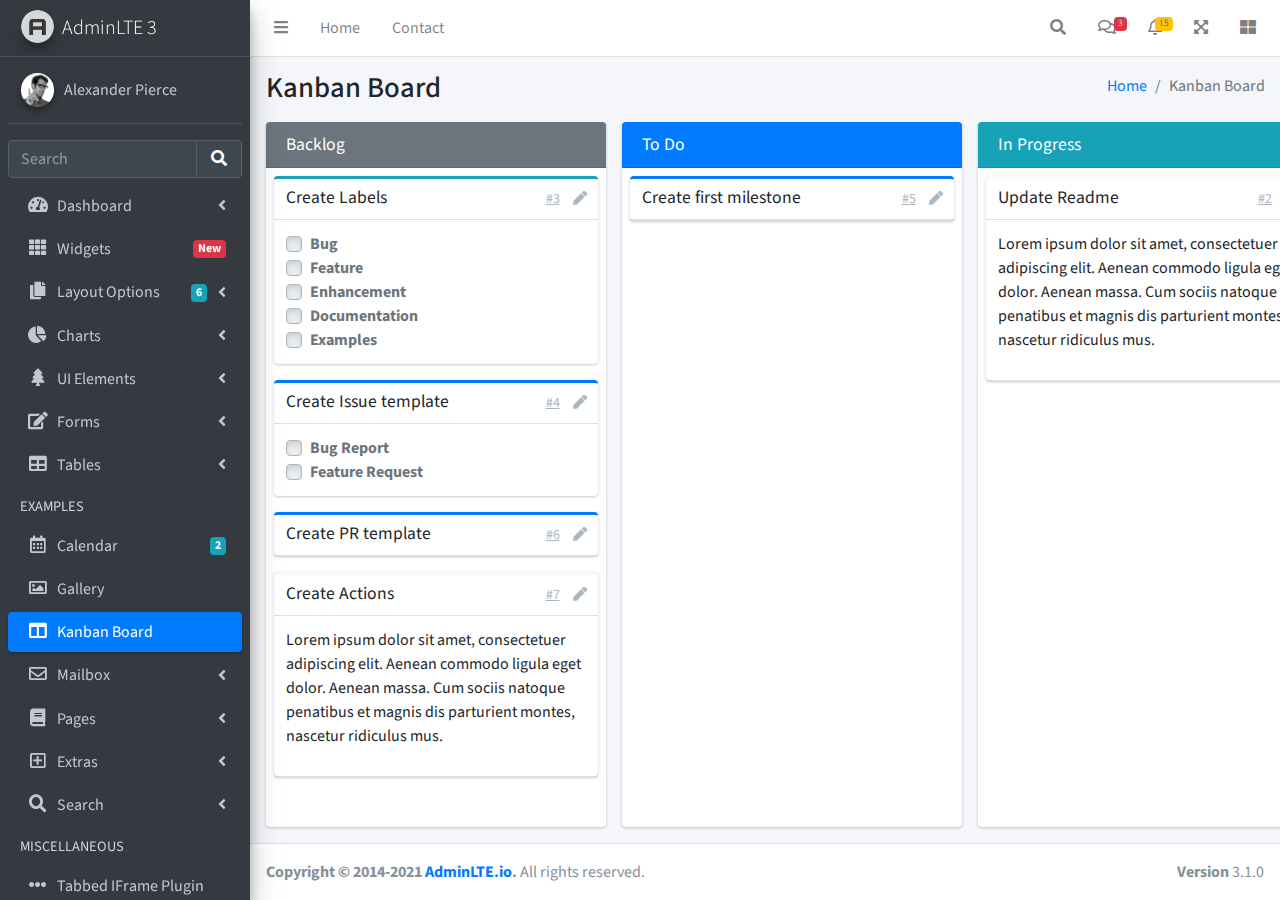
<file: admin/pages/kanban.html>
<!DOCTYPE html>
<html lang="en">
<head>
  <meta charset="utf-8">
  <meta name="viewport" content="width=device-width, initial-scale=1">
  <title>AdminLTE 3 | Kanban Board</title>

  <!-- Google Font: Source Sans Pro -->
  <link rel="stylesheet" href="https://fonts.googleapis.com/css?family=Source+Sans+Pro:300,400,400i,700&display=fallback">
  <!-- Font Awesome -->
  <link rel="stylesheet" href="../plugins/fontawesome-free/css/all.min.css">
  <!-- Ekko Lightbox -->
  <link rel="stylesheet" href="../plugins/ekko-lightbox/ekko-lightbox.css">
  <!-- Theme style -->
  <link rel="stylesheet" href="../dist/css/adminlte.min.css">
  <!-- overlayScrollbars -->
  <link rel="stylesheet" href="../plugins/overlayScrollbars/css/OverlayScrollbars.min.css">
</head>
<body class="hold-transition sidebar-mini layout-fixed">
<div class="wrapper">
  <!-- Navbar -->
  <nav class="main-header navbar navbar-expand navbar-white navbar-light">
    <!-- Left navbar links -->
    <ul class="navbar-nav">
      <li class="nav-item">
        <a class="nav-link" data-widget="pushmenu" href="#" role="button"><i class="fas fa-bars"></i></a>
      </li>
      <li class="nav-item d-none d-sm-inline-block">
        <a href="../index3.html" class="nav-link">Home</a>
      </li>
      <li class="nav-item d-none d-sm-inline-block">
        <a href="#" class="nav-link">Contact</a>
      </li>
    </ul>

    <!-- Right navbar links -->
    <ul class="navbar-nav ml-auto">
      <!-- Navbar Search -->
      <li class="nav-item">
        <a class="nav-link" data-widget="navbar-search" href="#" role="button">
          <i class="fas fa-search"></i>
        </a>
        <div class="navbar-search-block">
          <form class="form-inline">
            <div class="input-group input-group-sm">
              <input class="form-control form-control-navbar" type="search" placeholder="Search" aria-label="Search">
              <div class="input-group-append">
                <button class="btn btn-navbar" type="submit">
                  <i class="fas fa-search"></i>
                </button>
                <button class="btn btn-navbar" type="button" data-widget="navbar-search">
                  <i class="fas fa-times"></i>
                </button>
              </div>
            </div>
          </form>
        </div>
      </li>

      <!-- Messages Dropdown Menu -->
      <li class="nav-item dropdown">
        <a class="nav-link" data-toggle="dropdown" href="#">
          <i class="far fa-comments"></i>
          <span class="badge badge-danger navbar-badge">3</span>
        </a>
        <div class="dropdown-menu dropdown-menu-lg dropdown-menu-right">
          <a href="#" class="dropdown-item">
            <!-- Message Start -->
            <div class="media">
              <img src="../dist/img/user1-128x128.jpg" alt="User Avatar" class="img-size-50 mr-3 img-circle">
              <div class="media-body">
                <h3 class="dropdown-item-title">
                  Brad Diesel
                  <span class="float-right text-sm text-danger"><i class="fas fa-star"></i></span>
                </h3>
                <p class="text-sm">Call me whenever you can...</p>
                <p class="text-sm text-muted"><i class="far fa-clock mr-1"></i> 4 Hours Ago</p>
              </div>
            </div>
            <!-- Message End -->
          </a>
          <div class="dropdown-divider"></div>
          <a href="#" class="dropdown-item">
            <!-- Message Start -->
            <div class="media">
              <img src="../dist/img/user8-128x128.jpg" alt="User Avatar" class="img-size-50 img-circle mr-3">
              <div class="media-body">
                <h3 class="dropdown-item-title">
                  John Pierce
                  <span class="float-right text-sm text-muted"><i class="fas fa-star"></i></span>
                </h3>
                <p class="text-sm">I got your message bro</p>
                <p class="text-sm text-muted"><i class="far fa-clock mr-1"></i> 4 Hours Ago</p>
              </div>
            </div>
            <!-- Message End -->
          </a>
          <div class="dropdown-divider"></div>
          <a href="#" class="dropdown-item">
            <!-- Message Start -->
            <div class="media">
              <img src="../dist/img/user3-128x128.jpg" alt="User Avatar" class="img-size-50 img-circle mr-3">
              <div class="media-body">
                <h3 class="dropdown-item-title">
                  Nora Silvester
                  <span class="float-right text-sm text-warning"><i class="fas fa-star"></i></span>
                </h3>
                <p class="text-sm">The subject goes here</p>
                <p class="text-sm text-muted"><i class="far fa-clock mr-1"></i> 4 Hours Ago</p>
              </div>
            </div>
            <!-- Message End -->
          </a>
          <div class="dropdown-divider"></div>
          <a href="#" class="dropdown-item dropdown-footer">See All Messages</a>
        </div>
      </li>
      <!-- Notifications Dropdown Menu -->
      <li class="nav-item dropdown">
        <a class="nav-link" data-toggle="dropdown" href="#">
          <i class="far fa-bell"></i>
          <span class="badge badge-warning navbar-badge">15</span>
        </a>
        <div class="dropdown-menu dropdown-menu-lg dropdown-menu-right">
          <span class="dropdown-item dropdown-header">15 Notifications</span>
          <div class="dropdown-divider"></div>
          <a href="#" class="dropdown-item">
            <i class="fas fa-envelope mr-2"></i> 4 new messages
            <span class="float-right text-muted text-sm">3 mins</span>
          </a>
          <div class="dropdown-divider"></div>
          <a href="#" class="dropdown-item">
            <i class="fas fa-users mr-2"></i> 8 friend requests
            <span class="float-right text-muted text-sm">12 hours</span>
          </a>
          <div class="dropdown-divider"></div>
          <a href="#" class="dropdown-item">
            <i class="fas fa-file mr-2"></i> 3 new reports
            <span class="float-right text-muted text-sm">2 days</span>
          </a>
          <div class="dropdown-divider"></div>
          <a href="#" class="dropdown-item dropdown-footer">See All Notifications</a>
        </div>
      </li>
      <li class="nav-item">
        <a class="nav-link" data-widget="fullscreen" href="#" role="button">
          <i class="fas fa-expand-arrows-alt"></i>
        </a>
      </li>
      <li class="nav-item">
        <a class="nav-link" data-widget="control-sidebar" data-slide="true" href="#" role="button">
          <i class="fas fa-th-large"></i>
        </a>
      </li>
    </ul>
  </nav>
  <!-- /.navbar -->

  <!-- Main Sidebar Container -->
  <aside class="main-sidebar sidebar-dark-primary elevation-4">
    <!-- Brand Logo -->
    <a href="../index3.html" class="brand-link">
      <img src="../dist/img/AdminLTELogo.png" alt="AdminLTE Logo" class="brand-image img-circle elevation-3" style="opacity: .8">
      <span class="brand-text font-weight-light">AdminLTE 3</span>
    </a>

    <!-- Sidebar -->
    <div class="sidebar">
      <!-- Sidebar user panel (optional) -->
      <div class="user-panel mt-3 pb-3 mb-3 d-flex">
        <div class="image">
          <img src="../dist/img/user2-160x160.jpg" class="img-circle elevation-2" alt="User Image">
        </div>
        <div class="info">
          <a href="#" class="d-block">Alexander Pierce</a>
        </div>
      </div>

      <!-- SidebarSearch Form -->
      <div class="form-inline">
        <div class="input-group" data-widget="sidebar-search">
          <input class="form-control form-control-sidebar" type="search" placeholder="Search" aria-label="Search">
          <div class="input-group-append">
            <button class="btn btn-sidebar">
              <i class="fas fa-search fa-fw"></i>
            </button>
          </div>
        </div>
      </div>

      <!-- Sidebar Menu -->
      <nav class="mt-2">
        <ul class="nav nav-pills nav-sidebar flex-column" data-widget="treeview" role="menu" data-accordion="false">
          <!-- Add icons to the links using the .nav-icon class
               with font-awesome or any other icon font library -->
          <li class="nav-item">
            <a href="#" class="nav-link">
              <i class="nav-icon fas fa-tachometer-alt"></i>
              <p>
                Dashboard
                <i class="right fas fa-angle-left"></i>
              </p>
            </a>
            <ul class="nav nav-treeview">
              <li class="nav-item">
                <a href="../index.html" class="nav-link">
                  <i class="far fa-circle nav-icon"></i>
                  <p>Dashboard v1</p>
                </a>
              </li>
              <li class="nav-item">
                <a href="../index2.html" class="nav-link">
                  <i class="far fa-circle nav-icon"></i>
                  <p>Dashboard v2</p>
                </a>
              </li>
              <li class="nav-item">
                <a href="../index3.html" class="nav-link">
                  <i class="far fa-circle nav-icon"></i>
                  <p>Dashboard v3</p>
                </a>
              </li>
            </ul>
          </li>
          <li class="nav-item">
            <a href="widgets.html" class="nav-link">
              <i class="nav-icon fas fa-th"></i>
              <p>
                Widgets
                <span class="right badge badge-danger">New</span>
              </p>
            </a>
          </li>
          <li class="nav-item">
            <a href="#" class="nav-link">
              <i class="nav-icon fas fa-copy"></i>
              <p>
                Layout Options
                <i class="fas fa-angle-left right"></i>
                <span class="badge badge-info right">6</span>
              </p>
            </a>
            <ul class="nav nav-treeview">
              <li class="nav-item">
                <a href="layout/top-nav.html" class="nav-link">
                  <i class="far fa-circle nav-icon"></i>
                  <p>Top Navigation</p>
                </a>
              </li>
              <li class="nav-item">
                <a href="layout/top-nav-sidebar.html" class="nav-link">
                  <i class="far fa-circle nav-icon"></i>
                  <p>Top Navigation + Sidebar</p>
                </a>
              </li>
              <li class="nav-item">
                <a href="layout/boxed.html" class="nav-link">
                  <i class="far fa-circle nav-icon"></i>
                  <p>Boxed</p>
                </a>
              </li>
              <li class="nav-item">
                <a href="layout/fixed-sidebar.html" class="nav-link">
                  <i class="far fa-circle nav-icon"></i>
                  <p>Fixed Sidebar</p>
                </a>
              </li>
              <li class="nav-item">
                <a href="layout/fixed-sidebar-custom.html" class="nav-link">
                  <i class="far fa-circle nav-icon"></i>
                  <p>Fixed Sidebar <small>+ Custom Area</small></p>
                </a>
              </li>
              <li class="nav-item">
                <a href="layout/fixed-topnav.html" class="nav-link">
                  <i class="far fa-circle nav-icon"></i>
                  <p>Fixed Navbar</p>
                </a>
              </li>
              <li class="nav-item">
                <a href="layout/fixed-footer.html" class="nav-link">
                  <i class="far fa-circle nav-icon"></i>
                  <p>Fixed Footer</p>
                </a>
              </li>
              <li class="nav-item">
                <a href="layout/collapsed-sidebar.html" class="nav-link">
                  <i class="far fa-circle nav-icon"></i>
                  <p>Collapsed Sidebar</p>
                </a>
              </li>
            </ul>
          </li>
          <li class="nav-item">
            <a href="#" class="nav-link">
              <i class="nav-icon fas fa-chart-pie"></i>
              <p>
                Charts
                <i class="right fas fa-angle-left"></i>
              </p>
            </a>
            <ul class="nav nav-treeview">
              <li class="nav-item">
                <a href="charts/chartjs.html" class="nav-link">
                  <i class="far fa-circle nav-icon"></i>
                  <p>ChartJS</p>
                </a>
              </li>
              <li class="nav-item">
                <a href="charts/flot.html" class="nav-link">
                  <i class="far fa-circle nav-icon"></i>
                  <p>Flot</p>
                </a>
              </li>
              <li class="nav-item">
                <a href="charts/inline.html" class="nav-link">
                  <i class="far fa-circle nav-icon"></i>
                  <p>Inline</p>
                </a>
              </li>
              <li class="nav-item">
                <a href="charts/uplot.html" class="nav-link">
                  <i class="far fa-circle nav-icon"></i>
                  <p>uPlot</p>
                </a>
              </li>
            </ul>
          </li>
          <li class="nav-item">
            <a href="#" class="nav-link">
              <i class="nav-icon fas fa-tree"></i>
              <p>
                UI Elements
                <i class="fas fa-angle-left right"></i>
              </p>
            </a>
            <ul class="nav nav-treeview">
              <li class="nav-item">
                <a href="UI/general.html" class="nav-link">
                  <i class="far fa-circle nav-icon"></i>
                  <p>General</p>
                </a>
              </li>
              <li class="nav-item">
                <a href="UI/icons.html" class="nav-link">
                  <i class="far fa-circle nav-icon"></i>
                  <p>Icons</p>
                </a>
              </li>
              <li class="nav-item">
                <a href="UI/buttons.html" class="nav-link">
                  <i class="far fa-circle nav-icon"></i>
                  <p>Buttons</p>
                </a>
              </li>
              <li class="nav-item">
                <a href="UI/sliders.html" class="nav-link">
                  <i class="far fa-circle nav-icon"></i>
                  <p>Sliders</p>
                </a>
              </li>
              <li class="nav-item">
                <a href="UI/modals.html" class="nav-link">
                  <i class="far fa-circle nav-icon"></i>
                  <p>Modals & Alerts</p>
                </a>
              </li>
              <li class="nav-item">
                <a href="UI/navbar.html" class="nav-link">
                  <i class="far fa-circle nav-icon"></i>
                  <p>Navbar & Tabs</p>
                </a>
              </li>
              <li class="nav-item">
                <a href="UI/timeline.html" class="nav-link">
                  <i class="far fa-circle nav-icon"></i>
                  <p>Timeline</p>
                </a>
              </li>
              <li class="nav-item">
                <a href="UI/ribbons.html" class="nav-link">
                  <i class="far fa-circle nav-icon"></i>
                  <p>Ribbons</p>
                </a>
              </li>
            </ul>
          </li>
          <li class="nav-item">
            <a href="#" class="nav-link">
              <i class="nav-icon fas fa-edit"></i>
              <p>
                Forms
                <i class="fas fa-angle-left right"></i>
              </p>
            </a>
            <ul class="nav nav-treeview">
              <li class="nav-item">
                <a href="forms/general.html" class="nav-link">
                  <i class="far fa-circle nav-icon"></i>
                  <p>General Elements</p>
                </a>
              </li>
              <li class="nav-item">
                <a href="forms/advanced.html" class="nav-link">
                  <i class="far fa-circle nav-icon"></i>
                  <p>Advanced Elements</p>
                </a>
              </li>
              <li class="nav-item">
                <a href="forms/editors.html" class="nav-link">
                  <i class="far fa-circle nav-icon"></i>
                  <p>Editors</p>
                </a>
              </li>
              <li class="nav-item">
                <a href="forms/validation.html" class="nav-link">
                  <i class="far fa-circle nav-icon"></i>
                  <p>Validation</p>
                </a>
              </li>
            </ul>
          </li>
          <li class="nav-item">
            <a href="#" class="nav-link">
              <i class="nav-icon fas fa-table"></i>
              <p>
                Tables
                <i class="fas fa-angle-left right"></i>
              </p>
            </a>
            <ul class="nav nav-treeview">
              <li class="nav-item">
                <a href="tables/simple.html" class="nav-link">
                  <i class="far fa-circle nav-icon"></i>
                  <p>Simple Tables</p>
                </a>
              </li>
              <li class="nav-item">
                <a href="tables/data.html" class="nav-link">
                  <i class="far fa-circle nav-icon"></i>
                  <p>DataTables</p>
                </a>
              </li>
              <li class="nav-item">
                <a href="tables/jsgrid.html" class="nav-link">
                  <i class="far fa-circle nav-icon"></i>
                  <p>jsGrid</p>
                </a>
              </li>
            </ul>
          </li>
          <li class="nav-header">EXAMPLES</li>
          <li class="nav-item">
            <a href="calendar.html" class="nav-link">
              <i class="nav-icon far fa-calendar-alt"></i>
              <p>
                Calendar
                <span class="badge badge-info right">2</span>
              </p>
            </a>
          </li>
          <li class="nav-item">
            <a href="gallery.html" class="nav-link">
              <i class="nav-icon far fa-image"></i>
              <p>
                Gallery
              </p>
            </a>
          </li>
          <li class="nav-item">
            <a href="kanban.html" class="nav-link active">
              <i class="nav-icon fas fa-columns"></i>
              <p>
                Kanban Board
              </p>
            </a>
          </li>
          <li class="nav-item">
            <a href="#" class="nav-link">
              <i class="nav-icon far fa-envelope"></i>
              <p>
                Mailbox
                <i class="fas fa-angle-left right"></i>
              </p>
            </a>
            <ul class="nav nav-treeview">
              <li class="nav-item">
                <a href="mailbox/mailbox.html" class="nav-link">
                  <i class="far fa-circle nav-icon"></i>
                  <p>Inbox</p>
                </a>
              </li>
              <li class="nav-item">
                <a href="mailbox/compose.html" class="nav-link">
                  <i class="far fa-circle nav-icon"></i>
                  <p>Compose</p>
                </a>
              </li>
              <li class="nav-item">
                <a href="mailbox/read-mail.html" class="nav-link">
                  <i class="far fa-circle nav-icon"></i>
                  <p>Read</p>
                </a>
              </li>
            </ul>
          </li>
          <li class="nav-item">
            <a href="#" class="nav-link">
              <i class="nav-icon fas fa-book"></i>
              <p>
                Pages
                <i class="fas fa-angle-left right"></i>
              </p>
            </a>
            <ul class="nav nav-treeview">
              <li class="nav-item">
                <a href="examples/invoice.html" class="nav-link">
                  <i class="far fa-circle nav-icon"></i>
                  <p>Invoice</p>
                </a>
              </li>
              <li class="nav-item">
                <a href="examples/profile.html" class="nav-link">
                  <i class="far fa-circle nav-icon"></i>
                  <p>Profile</p>
                </a>
              </li>
              <li class="nav-item">
                <a href="examples/e-commerce.html" class="nav-link">
                  <i class="far fa-circle nav-icon"></i>
                  <p>E-commerce</p>
                </a>
              </li>
              <li class="nav-item">
                <a href="examples/projects.html" class="nav-link">
                  <i class="far fa-circle nav-icon"></i>
                  <p>Projects</p>
                </a>
              </li>
              <li class="nav-item">
                <a href="examples/project-add.html" class="nav-link">
                  <i class="far fa-circle nav-icon"></i>
                  <p>Project Add</p>
                </a>
              </li>
              <li class="nav-item">
                <a href="examples/project-edit.html" class="nav-link">
                  <i class="far fa-circle nav-icon"></i>
                  <p>Project Edit</p>
                </a>
              </li>
              <li class="nav-item">
                <a href="examples/project-detail.html" class="nav-link">
                  <i class="far fa-circle nav-icon"></i>
                  <p>Project Detail</p>
                </a>
              </li>
              <li class="nav-item">
                <a href="examples/contacts.html" class="nav-link">
                  <i class="far fa-circle nav-icon"></i>
                  <p>Contacts</p>
                </a>
              </li>
              <li class="nav-item">
                <a href="examples/faq.html" class="nav-link">
                  <i class="far fa-circle nav-icon"></i>
                  <p>FAQ</p>
                </a>
              </li>
              <li class="nav-item">
                <a href="examples/contact-us.html" class="nav-link">
                  <i class="far fa-circle nav-icon"></i>
                  <p>Contact us</p>
                </a>
              </li>
            </ul>
          </li>
          <li class="nav-item">
            <a href="#" class="nav-link">
              <i class="nav-icon far fa-plus-square"></i>
              <p>
                Extras
                <i class="fas fa-angle-left right"></i>
              </p>
            </a>
            <ul class="nav nav-treeview">
              <li class="nav-item">
                <a href="#" class="nav-link">
                  <i class="far fa-circle nav-icon"></i>
                  <p>
                    Login & Register v1
                    <i class="fas fa-angle-left right"></i>
                  </p>
                </a>
                <ul class="nav nav-treeview">
                  <li class="nav-item">
                    <a href="examples/login.html" class="nav-link">
                      <i class="far fa-circle nav-icon"></i>
                      <p>Login v1</p>
                    </a>
                  </li>
                  <li class="nav-item">
                    <a href="examples/register.html" class="nav-link">
                      <i class="far fa-circle nav-icon"></i>
                      <p>Register v1</p>
                    </a>
                  </li>
                  <li class="nav-item">
                    <a href="examples/forgot-password.html" class="nav-link">
                      <i class="far fa-circle nav-icon"></i>
                      <p>Forgot Password v1</p>
                    </a>
                  </li>
                  <li class="nav-item">
                    <a href="examples/recover-password.html" class="nav-link">
                      <i class="far fa-circle nav-icon"></i>
                      <p>Recover Password v1</p>
                    </a>
                  </li>
                </ul>
              </li>
              <li class="nav-item">
                <a href="#" class="nav-link">
                  <i class="far fa-circle nav-icon"></i>
                  <p>
                    Login & Register v2
                    <i class="fas fa-angle-left right"></i>
                  </p>
                </a>
                <ul class="nav nav-treeview">
                  <li class="nav-item">
                    <a href="examples/login-v2.html" class="nav-link">
                      <i class="far fa-circle nav-icon"></i>
                      <p>Login v2</p>
                    </a>
                  </li>
                  <li class="nav-item">
                    <a href="examples/register-v2.html" class="nav-link">
                      <i class="far fa-circle nav-icon"></i>
                      <p>Register v2</p>
                    </a>
                  </li>
                  <li class="nav-item">
                    <a href="examples/forgot-password-v2.html" class="nav-link">
                      <i class="far fa-circle nav-icon"></i>
                      <p>Forgot Password v2</p>
                    </a>
                  </li>
                  <li class="nav-item">
                    <a href="examples/recover-password-v2.html" class="nav-link">
                      <i class="far fa-circle nav-icon"></i>
                      <p>Recover Password v2</p>
                    </a>
                  </li>
                </ul>
              </li>
              <li class="nav-item">
                <a href="examples/lockscreen.html" class="nav-link">
                  <i class="far fa-circle nav-icon"></i>
                  <p>Lockscreen</p>
                </a>
              </li>
              <li class="nav-item">
                <a href="examples/legacy-user-menu.html" class="nav-link">
                  <i class="far fa-circle nav-icon"></i>
                  <p>Legacy User Menu</p>
                </a>
              </li>
              <li class="nav-item">
                <a href="examples/language-menu.html" class="nav-link">
                  <i class="far fa-circle nav-icon"></i>
                  <p>Language Menu</p>
                </a>
              </li>
              <li class="nav-item">
                <a href="examples/404.html" class="nav-link">
                  <i class="far fa-circle nav-icon"></i>
                  <p>Error 404</p>
                </a>
              </li>
              <li class="nav-item">
                <a href="examples/500.html" class="nav-link">
                  <i class="far fa-circle nav-icon"></i>
                  <p>Error 500</p>
                </a>
              </li>
              <li class="nav-item">
                <a href="examples/pace.html" class="nav-link">
                  <i class="far fa-circle nav-icon"></i>
                  <p>Pace</p>
                </a>
              </li>
              <li class="nav-item">
                <a href="examples/blank.html" class="nav-link">
                  <i class="far fa-circle nav-icon"></i>
                  <p>Blank Page</p>
                </a>
              </li>
              <li class="nav-item">
                <a href="../starter.html" class="nav-link">
                  <i class="far fa-circle nav-icon"></i>
                  <p>Starter Page</p>
                </a>
              </li>
            </ul>
          </li>
          <li class="nav-item">
            <a href="#" class="nav-link">
              <i class="nav-icon fas fa-search"></i>
              <p>
                Search
                <i class="fas fa-angle-left right"></i>
              </p>
            </a>
            <ul class="nav nav-treeview">
              <li class="nav-item">
                <a href="search/simple.html" class="nav-link">
                  <i class="far fa-circle nav-icon"></i>
                  <p>Simple Search</p>
                </a>
              </li>
              <li class="nav-item">
                <a href="search/enhanced.html" class="nav-link">
                  <i class="far fa-circle nav-icon"></i>
                  <p>Enhanced</p>
                </a>
              </li>
            </ul>
          </li>
          <li class="nav-header">MISCELLANEOUS</li>
          <li class="nav-item">
            <a href="../iframe.html" class="nav-link">
              <i class="nav-icon fas fa-ellipsis-h"></i>
              <p>Tabbed IFrame Plugin</p>
            </a>
          </li>
          <li class="nav-item">
            <a href="https://adminlte.io/docs/3.1/" class="nav-link">
              <i class="nav-icon fas fa-file"></i>
              <p>Documentation</p>
            </a>
          </li>
          <li class="nav-header">MULTI LEVEL EXAMPLE</li>
          <li class="nav-item">
            <a href="#" class="nav-link">
              <i class="fas fa-circle nav-icon"></i>
              <p>Level 1</p>
            </a>
          </li>
          <li class="nav-item">
            <a href="#" class="nav-link">
              <i class="nav-icon fas fa-circle"></i>
              <p>
                Level 1
                <i class="right fas fa-angle-left"></i>
              </p>
            </a>
            <ul class="nav nav-treeview">
              <li class="nav-item">
                <a href="#" class="nav-link">
                  <i class="far fa-circle nav-icon"></i>
                  <p>Level 2</p>
                </a>
              </li>
              <li class="nav-item">
                <a href="#" class="nav-link">
                  <i class="far fa-circle nav-icon"></i>
                  <p>
                    Level 2
                    <i class="right fas fa-angle-left"></i>
                  </p>
                </a>
                <ul class="nav nav-treeview">
                  <li class="nav-item">
                    <a href="#" class="nav-link">
                      <i class="far fa-dot-circle nav-icon"></i>
                      <p>Level 3</p>
                    </a>
                  </li>
                  <li class="nav-item">
                    <a href="#" class="nav-link">
                      <i class="far fa-dot-circle nav-icon"></i>
                      <p>Level 3</p>
                    </a>
                  </li>
                  <li class="nav-item">
                    <a href="#" class="nav-link">
                      <i class="far fa-dot-circle nav-icon"></i>
                      <p>Level 3</p>
                    </a>
                  </li>
                </ul>
              </li>
              <li class="nav-item">
                <a href="#" class="nav-link">
                  <i class="far fa-circle nav-icon"></i>
                  <p>Level 2</p>
                </a>
              </li>
            </ul>
          </li>
          <li class="nav-item">
            <a href="#" class="nav-link">
              <i class="fas fa-circle nav-icon"></i>
              <p>Level 1</p>
            </a>
          </li>
          <li class="nav-header">LABELS</li>
          <li class="nav-item">
            <a href="#" class="nav-link">
              <i class="nav-icon far fa-circle text-danger"></i>
              <p class="text">Important</p>
            </a>
          </li>
          <li class="nav-item">
            <a href="#" class="nav-link">
              <i class="nav-icon far fa-circle text-warning"></i>
              <p>Warning</p>
            </a>
          </li>
          <li class="nav-item">
            <a href="#" class="nav-link">
              <i class="nav-icon far fa-circle text-info"></i>
              <p>Informational</p>
            </a>
          </li>
        </ul>
      </nav>
      <!-- /.sidebar-menu -->
    </div>
    <!-- /.sidebar -->
  </aside>

  <!-- Content Wrapper. Contains page content -->
  <div class="content-wrapper kanban">
    <section class="content-header">
      <div class="container-fluid">
        <div class="row">
          <div class="col-sm-6">
            <h1>Kanban Board</h1>
          </div>
          <div class="col-sm-6 d-none d-sm-block">
            <ol class="breadcrumb float-sm-right">
              <li class="breadcrumb-item"><a href="#">Home</a></li>
              <li class="breadcrumb-item active">Kanban Board</li>
            </ol>
          </div>
        </div>
      </div>
    </section>

    <section class="content pb-3">
      <div class="container-fluid h-100">
        <div class="card card-row card-secondary">
          <div class="card-header">
            <h3 class="card-title">
              Backlog
            </h3>
          </div>
          <div class="card-body">
            <div class="card card-info card-outline">
              <div class="card-header">
                <h5 class="card-title">Create Labels</h5>
                <div class="card-tools">
                  <a href="#" class="btn btn-tool btn-link">#3</a>
                  <a href="#" class="btn btn-tool">
                    <i class="fas fa-pen"></i>
                  </a>
                </div>
              </div>
              <div class="card-body">
                <div class="custom-control custom-checkbox">
                  <input class="custom-control-input" type="checkbox" id="customCheckbox1" disabled>
                  <label for="customCheckbox1" class="custom-control-label">Bug</label>
                </div>
                <div class="custom-control custom-checkbox">
                  <input class="custom-control-input" type="checkbox" id="customCheckbox2" disabled>
                  <label for="customCheckbox2" class="custom-control-label">Feature</label>
                </div>
                <div class="custom-control custom-checkbox">
                  <input class="custom-control-input" type="checkbox" id="customCheckbox3" disabled>
                  <label for="customCheckbox3" class="custom-control-label">Enhancement</label>
                </div>
                <div class="custom-control custom-checkbox">
                  <input class="custom-control-input" type="checkbox" id="customCheckbox4" disabled>
                  <label for="customCheckbox4" class="custom-control-label">Documentation</label>
                </div>
                <div class="custom-control custom-checkbox">
                  <input class="custom-control-input" type="checkbox" id="customCheckbox5" disabled>
                  <label for="customCheckbox5" class="custom-control-label">Examples</label>
                </div>
              </div>
            </div>
            <div class="card card-primary card-outline">
              <div class="card-header">
                <h5 class="card-title">Create Issue template</h5>
                <div class="card-tools">
                  <a href="#" class="btn btn-tool btn-link">#4</a>
                  <a href="#" class="btn btn-tool">
                    <i class="fas fa-pen"></i>
                  </a>
                </div>
              </div>
              <div class="card-body">
                <div class="custom-control custom-checkbox">
                  <input class="custom-control-input" type="checkbox" id="customCheckbox1_1" disabled>
                  <label for="customCheckbox1_1" class="custom-control-label">Bug Report</label>
                </div>
                <div class="custom-control custom-checkbox">
                  <input class="custom-control-input" type="checkbox" id="customCheckbox1_2" disabled>
                  <label for="customCheckbox1_2" class="custom-control-label">Feature Request</label>
                </div>
              </div>
            </div>
            <div class="card card-primary card-outline">
              <div class="card-header">
                <h5 class="card-title">Create PR template</h5>
                <div class="card-tools">
                  <a href="#" class="btn btn-tool btn-link">#6</a>
                  <a href="#" class="btn btn-tool">
                    <i class="fas fa-pen"></i>
                  </a>
                </div>
              </div>
            </div>
            <div class="card card-light card-outline">
              <div class="card-header">
                <h5 class="card-title">Create Actions</h5>
                <div class="card-tools">
                  <a href="#" class="btn btn-tool btn-link">#7</a>
                  <a href="#" class="btn btn-tool">
                    <i class="fas fa-pen"></i>
                  </a>
                </div>

              </div>
              <div class="card-body">
                <p>
                  Lorem ipsum dolor sit amet, consectetuer adipiscing elit.
                  Aenean commodo ligula eget dolor. Aenean massa.
                  Cum sociis natoque penatibus et magnis dis parturient montes,
                  nascetur ridiculus mus.
                </p>
              </div>
            </div>
          </div>
        </div>
        <div class="card card-row card-primary">
          <div class="card-header">
            <h3 class="card-title">
              To Do
            </h3>
          </div>
          <div class="card-body">
            <div class="card card-primary card-outline">
              <div class="card-header">
                <h5 class="card-title">Create first milestone</h5>
                <div class="card-tools">
                  <a href="#" class="btn btn-tool btn-link">#5</a>
                  <a href="#" class="btn btn-tool">
                    <i class="fas fa-pen"></i>
                  </a>
                </div>
              </div>
            </div>
          </div>
        </div>
        <div class="card card-row card-default">
          <div class="card-header bg-info">
            <h3 class="card-title">
              In Progress
            </h3>
          </div>
          <div class="card-body">
            <div class="card card-light card-outline">
              <div class="card-header">
                <h5 class="card-title">Update Readme</h5>
                <div class="card-tools">
                  <a href="#" class="btn btn-tool btn-link">#2</a>
                  <a href="#" class="btn btn-tool">
                    <i class="fas fa-pen"></i>
                  </a>
                </div>
              </div>
              <div class="card-body">
                <p>
                  Lorem ipsum dolor sit amet, consectetuer adipiscing elit.
                  Aenean commodo ligula eget dolor. Aenean massa.
                  Cum sociis natoque penatibus et magnis dis parturient montes,
                  nascetur ridiculus mus.
                </p>
              </div>
            </div>
          </div>
        </div>
        <div class="card card-row card-success">
          <div class="card-header">
            <h3 class="card-title">
              Done
            </h3>
          </div>
          <div class="card-body">
            <div class="card card-primary card-outline">
              <div class="card-header">
                <h5 class="card-title">Create repo</h5>
                <div class="card-tools">
                  <a href="#" class="btn btn-tool btn-link">#1</a>
                  <a href="#" class="btn btn-tool">
                    <i class="fas fa-pen"></i>
                  </a>
                </div>
              </div>
            </div>
          </div>
        </div>
      </div>
    </section>
  </div>

  <footer class="main-footer">
    <div class="float-right d-none d-sm-block">
      <b>Version</b> 3.1.0
    </div>
    <strong>Copyright &copy; 2014-2021 <a href="https://adminlte.io">AdminLTE.io</a>.</strong> All rights reserved.
  </footer>

  <!-- Control Sidebar -->
  <aside class="control-sidebar control-sidebar-dark">
    <!-- Control sidebar content goes here -->
  </aside>
  <!-- /.control-sidebar -->
</div>
<!-- ./wrapper -->

<!-- jQuery -->
<script src="../plugins/jquery/jquery.min.js"></script>
<!-- Bootstrap -->
<script src="../plugins/bootstrap/js/bootstrap.bundle.min.js"></script>
<!-- Ekko Lightbox -->
<script src="../plugins/ekko-lightbox/ekko-lightbox.min.js"></script>
<!-- overlayScrollbars -->
<script src="../plugins/overlayScrollbars/js/jquery.overlayScrollbars.min.js"></script>
<!-- AdminLTE App -->
<script src="../dist/js/adminlte.min.js"></script>
<!-- Filterizr-->
<script src="../plugins/filterizr/jquery.filterizr.min.js"></script>
<!-- AdminLTE for demo purposes -->
<script src="../dist/js/demo.js"></script>
<!-- Page specific script -->
<script>
  $(function () {

  })
</script>
</body>
</html>
</file>
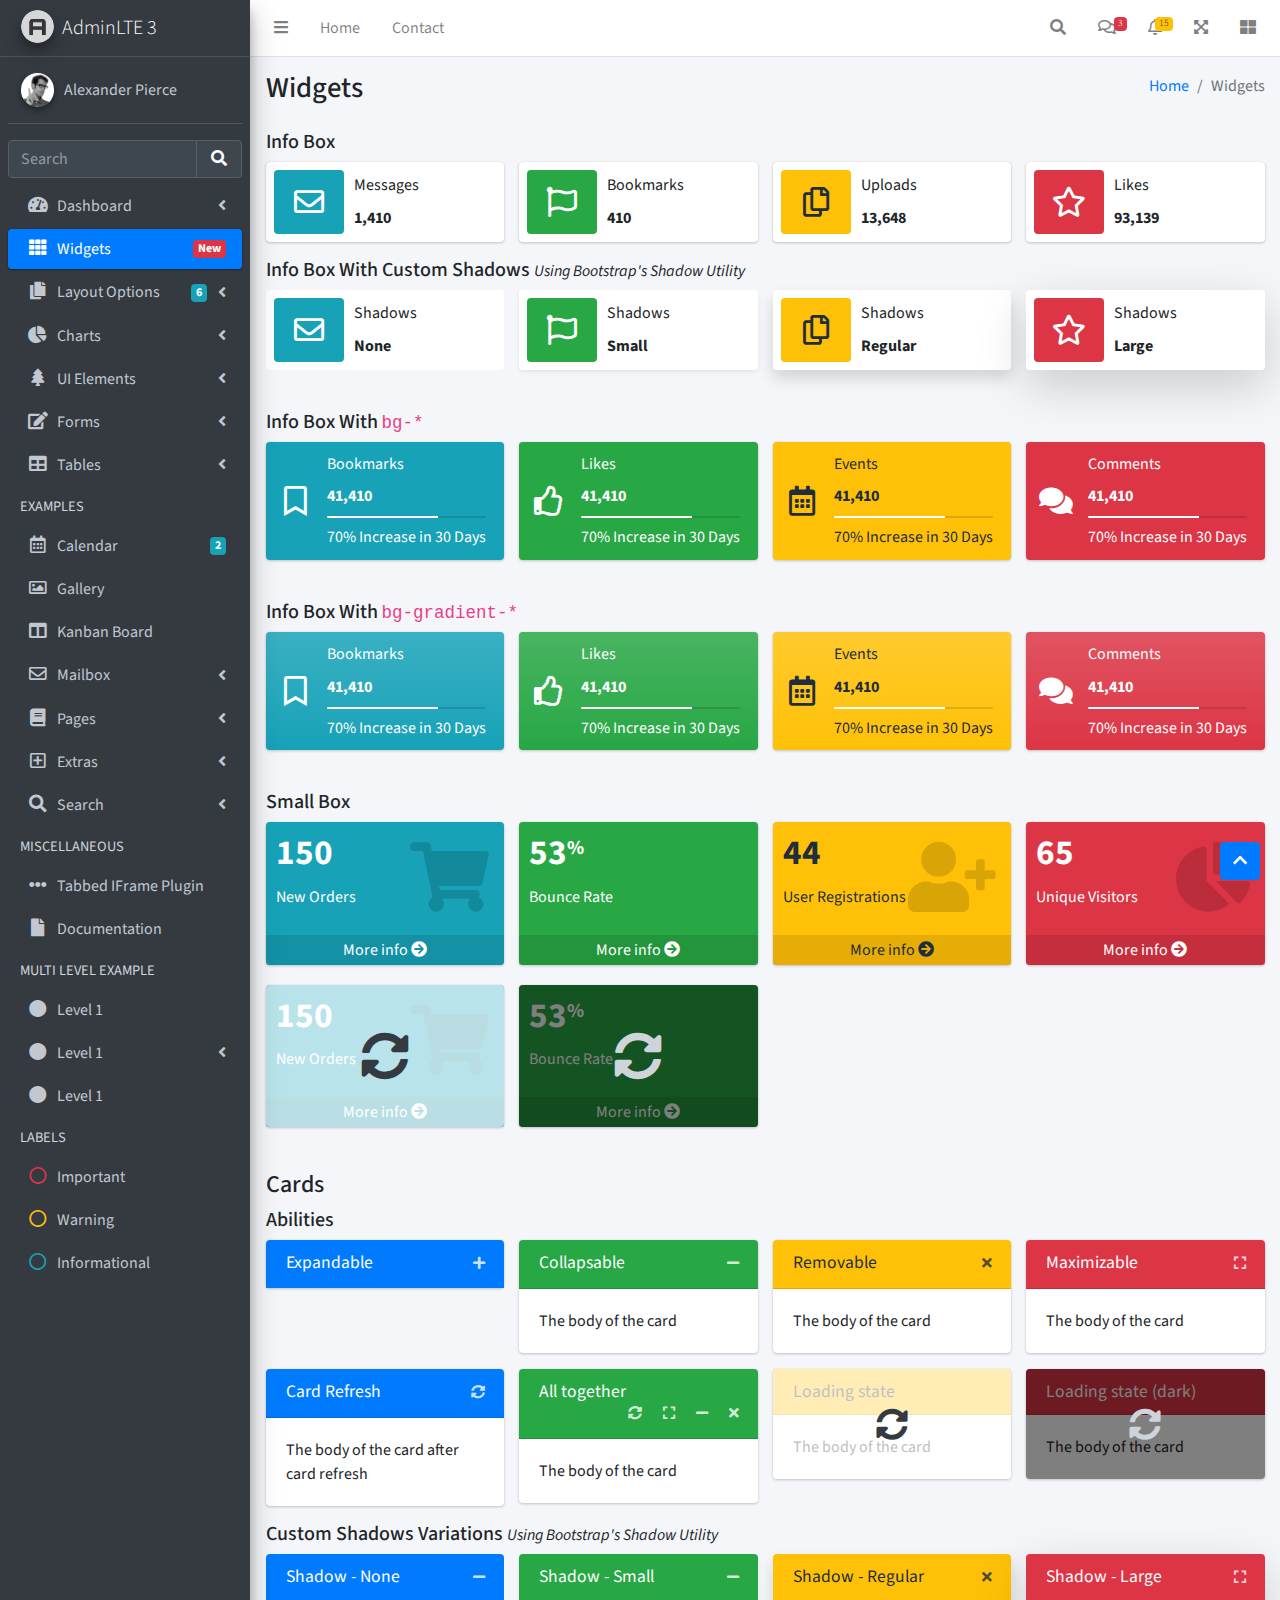
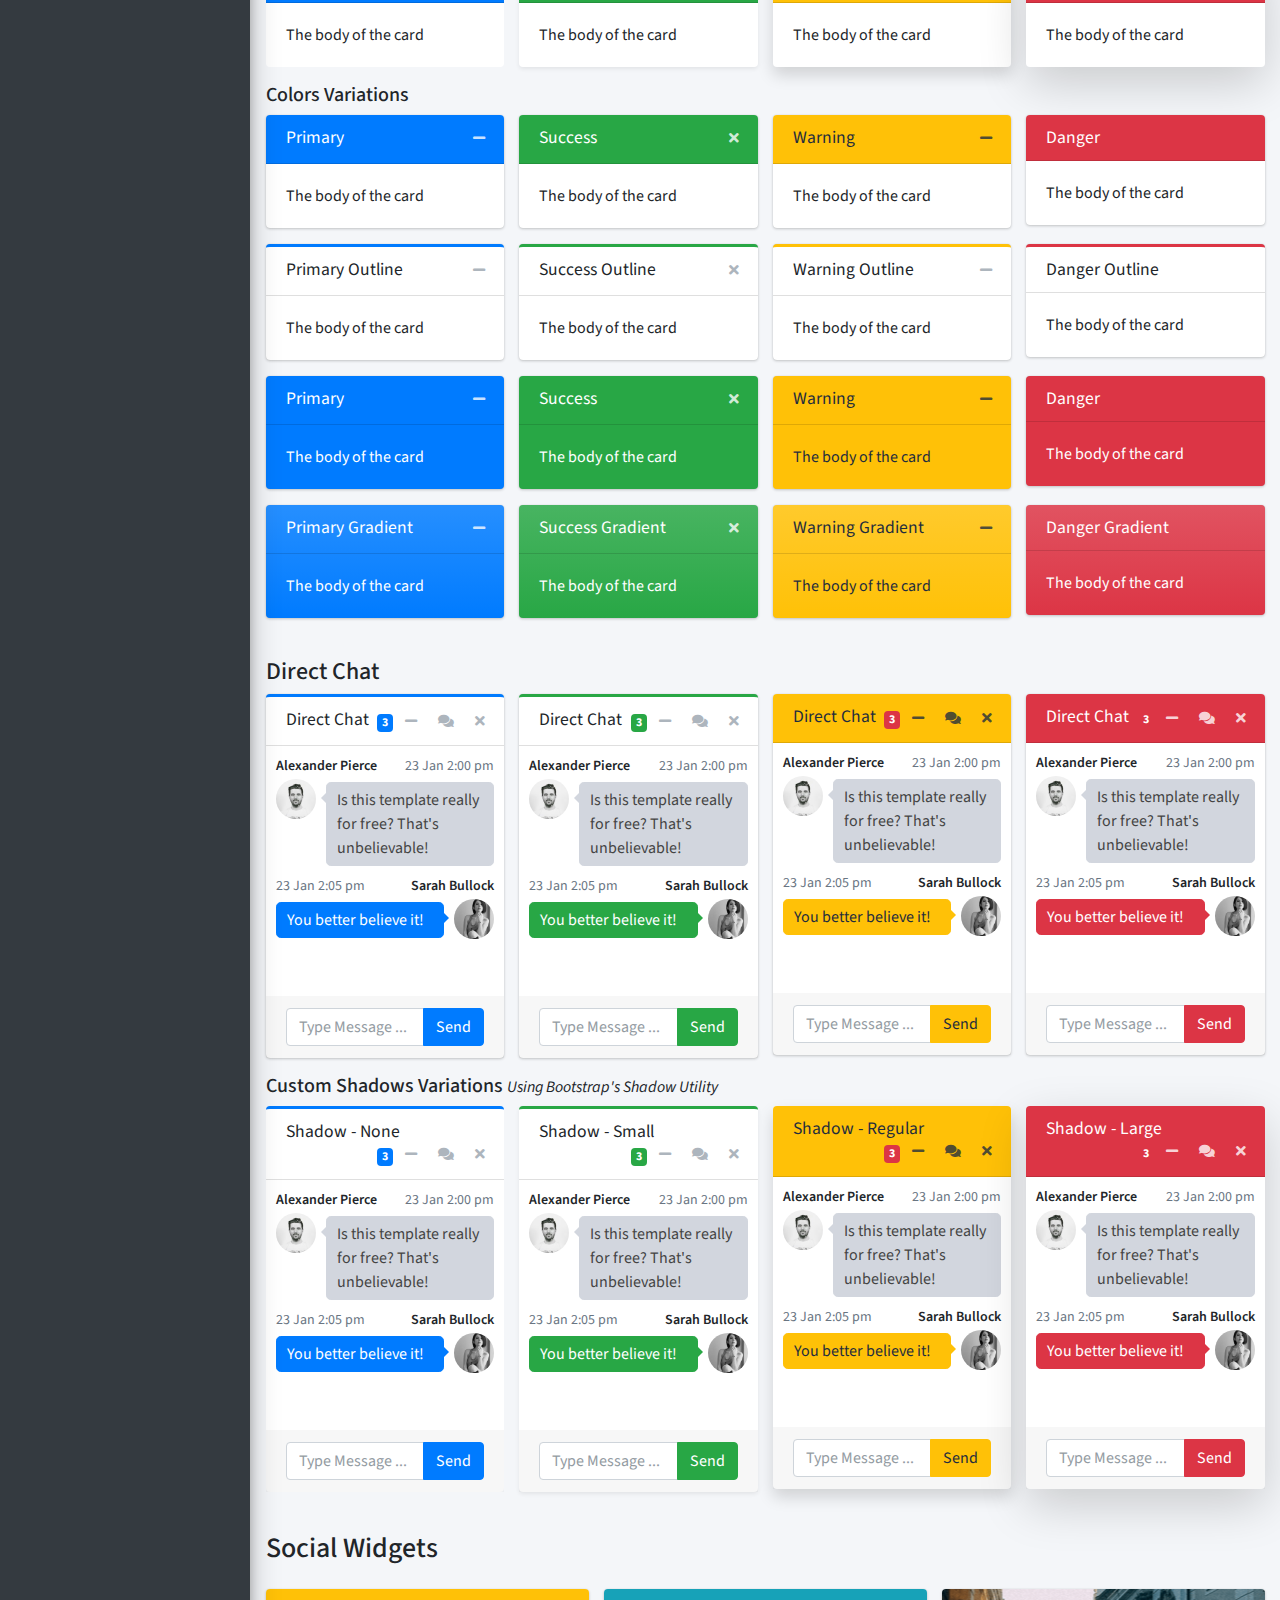
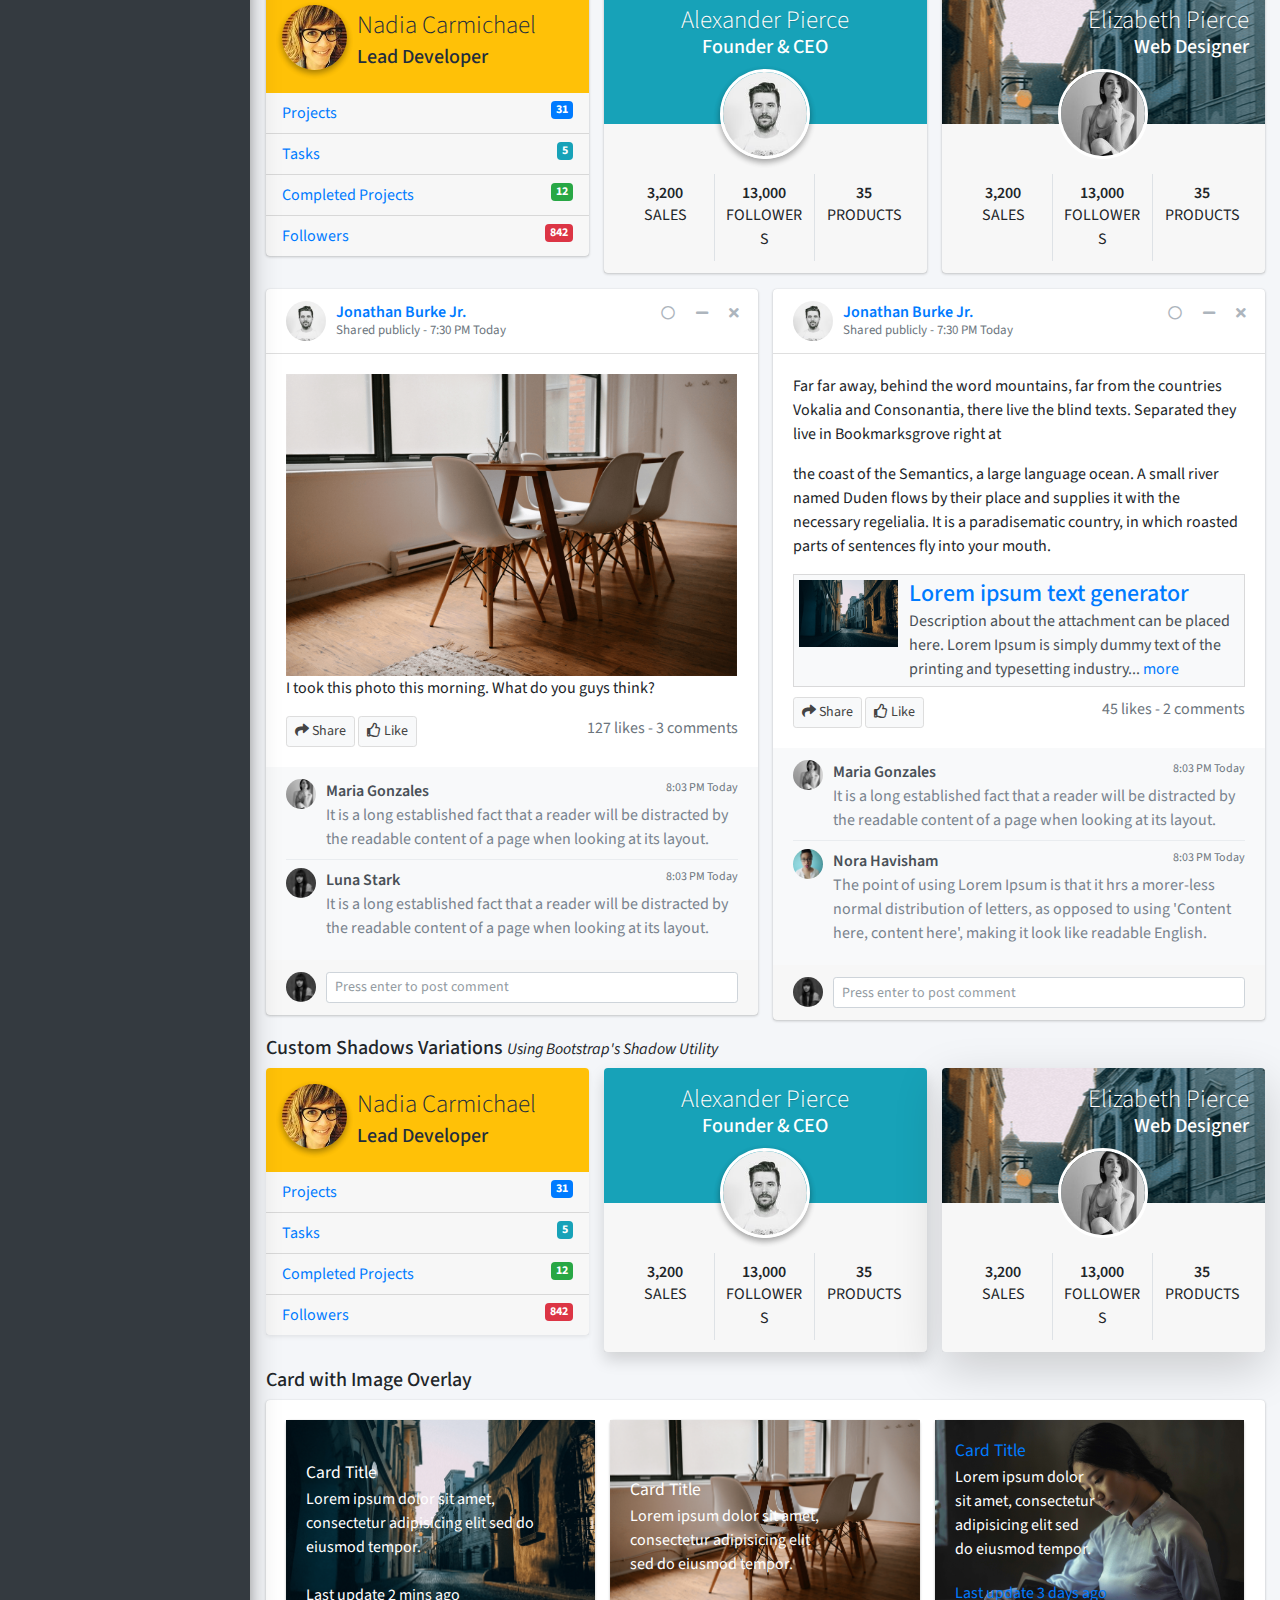
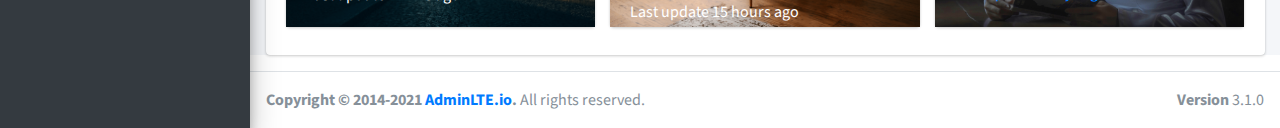
<file: admin/pages/widgets.html>
<!DOCTYPE html>
<html lang="en">
<head>
  <meta charset="utf-8">
  <meta name="viewport" content="width=device-width, initial-scale=1">
  <title>AdminLTE 3 | Widgets</title>

  <!-- Google Font: Source Sans Pro -->
  <link rel="stylesheet" href="https://fonts.googleapis.com/css?family=Source+Sans+Pro:300,400,400i,700&display=fallback">
  <!-- Font Awesome -->
  <link rel="stylesheet" href="../plugins/fontawesome-free/css/all.min.css">
  <!-- Ionicons -->
  <link rel="stylesheet" href="https://code.ionicframework.com/ionicons/2.0.1/css/ionicons.min.css">
  <!-- Theme style -->
  <link rel="stylesheet" href="../dist/css/adminlte.min.css">
</head>
<body class="hold-transition sidebar-mini">
<div class="wrapper">
  <!-- Navbar -->
  <nav class="main-header navbar navbar-expand navbar-white navbar-light">
    <!-- Left navbar links -->
    <ul class="navbar-nav">
      <li class="nav-item">
        <a class="nav-link" data-widget="pushmenu" href="#" role="button"><i class="fas fa-bars"></i></a>
      </li>
      <li class="nav-item d-none d-sm-inline-block">
        <a href="../index3.html" class="nav-link">Home</a>
      </li>
      <li class="nav-item d-none d-sm-inline-block">
        <a href="#" class="nav-link">Contact</a>
      </li>
    </ul>

    <!-- Right navbar links -->
    <ul class="navbar-nav ml-auto">
      <!-- Navbar Search -->
      <li class="nav-item">
        <a class="nav-link" data-widget="navbar-search" href="#" role="button">
          <i class="fas fa-search"></i>
        </a>
        <div class="navbar-search-block">
          <form class="form-inline">
            <div class="input-group input-group-sm">
              <input class="form-control form-control-navbar" type="search" placeholder="Search" aria-label="Search">
              <div class="input-group-append">
                <button class="btn btn-navbar" type="submit">
                  <i class="fas fa-search"></i>
                </button>
                <button class="btn btn-navbar" type="button" data-widget="navbar-search">
                  <i class="fas fa-times"></i>
                </button>
              </div>
            </div>
          </form>
        </div>
      </li>

      <!-- Messages Dropdown Menu -->
      <li class="nav-item dropdown">
        <a class="nav-link" data-toggle="dropdown" href="#">
          <i class="far fa-comments"></i>
          <span class="badge badge-danger navbar-badge">3</span>
        </a>
        <div class="dropdown-menu dropdown-menu-lg dropdown-menu-right">
          <a href="#" class="dropdown-item">
            <!-- Message Start -->
            <div class="media">
              <img src="../dist/img/user1-128x128.jpg" alt="User Avatar" class="img-size-50 mr-3 img-circle">
              <div class="media-body">
                <h3 class="dropdown-item-title">
                  Brad Diesel
                  <span class="float-right text-sm text-danger"><i class="fas fa-star"></i></span>
                </h3>
                <p class="text-sm">Call me whenever you can...</p>
                <p class="text-sm text-muted"><i class="far fa-clock mr-1"></i> 4 Hours Ago</p>
              </div>
            </div>
            <!-- Message End -->
          </a>
          <div class="dropdown-divider"></div>
          <a href="#" class="dropdown-item">
            <!-- Message Start -->
            <div class="media">
              <img src="../dist/img/user8-128x128.jpg" alt="User Avatar" class="img-size-50 img-circle mr-3">
              <div class="media-body">
                <h3 class="dropdown-item-title">
                  John Pierce
                  <span class="float-right text-sm text-muted"><i class="fas fa-star"></i></span>
                </h3>
                <p class="text-sm">I got your message bro</p>
                <p class="text-sm text-muted"><i class="far fa-clock mr-1"></i> 4 Hours Ago</p>
              </div>
            </div>
            <!-- Message End -->
          </a>
          <div class="dropdown-divider"></div>
          <a href="#" class="dropdown-item">
            <!-- Message Start -->
            <div class="media">
              <img src="../dist/img/user3-128x128.jpg" alt="User Avatar" class="img-size-50 img-circle mr-3">
              <div class="media-body">
                <h3 class="dropdown-item-title">
                  Nora Silvester
                  <span class="float-right text-sm text-warning"><i class="fas fa-star"></i></span>
                </h3>
                <p class="text-sm">The subject goes here</p>
                <p class="text-sm text-muted"><i class="far fa-clock mr-1"></i> 4 Hours Ago</p>
              </div>
            </div>
            <!-- Message End -->
          </a>
          <div class="dropdown-divider"></div>
          <a href="#" class="dropdown-item dropdown-footer">See All Messages</a>
        </div>
      </li>
      <!-- Notifications Dropdown Menu -->
      <li class="nav-item dropdown">
        <a class="nav-link" data-toggle="dropdown" href="#">
          <i class="far fa-bell"></i>
          <span class="badge badge-warning navbar-badge">15</span>
        </a>
        <div class="dropdown-menu dropdown-menu-lg dropdown-menu-right">
          <span class="dropdown-item dropdown-header">15 Notifications</span>
          <div class="dropdown-divider"></div>
          <a href="#" class="dropdown-item">
            <i class="fas fa-envelope mr-2"></i> 4 new messages
            <span class="float-right text-muted text-sm">3 mins</span>
          </a>
          <div class="dropdown-divider"></div>
          <a href="#" class="dropdown-item">
            <i class="fas fa-users mr-2"></i> 8 friend requests
            <span class="float-right text-muted text-sm">12 hours</span>
          </a>
          <div class="dropdown-divider"></div>
          <a href="#" class="dropdown-item">
            <i class="fas fa-file mr-2"></i> 3 new reports
            <span class="float-right text-muted text-sm">2 days</span>
          </a>
          <div class="dropdown-divider"></div>
          <a href="#" class="dropdown-item dropdown-footer">See All Notifications</a>
        </div>
      </li>
      <li class="nav-item">
        <a class="nav-link" data-widget="fullscreen" href="#" role="button">
          <i class="fas fa-expand-arrows-alt"></i>
        </a>
      </li>
      <li class="nav-item">
        <a class="nav-link" data-widget="control-sidebar" data-slide="true" href="#" role="button">
          <i class="fas fa-th-large"></i>
        </a>
      </li>
    </ul>
  </nav>
  <!-- /.navbar -->

  <!-- Main Sidebar Container -->
  <aside class="main-sidebar sidebar-dark-primary elevation-4">
    <!-- Brand Logo -->
    <a href="../index3.html" class="brand-link">
      <img src="../dist/img/AdminLTELogo.png" alt="AdminLTE Logo" class="brand-image img-circle elevation-3" style="opacity: .8">
      <span class="brand-text font-weight-light">AdminLTE 3</span>
    </a>

    <!-- Sidebar -->
    <div class="sidebar">
      <!-- Sidebar user panel (optional) -->
      <div class="user-panel mt-3 pb-3 mb-3 d-flex">
        <div class="image">
          <img src="../dist/img/user2-160x160.jpg" class="img-circle elevation-2" alt="User Image">
        </div>
        <div class="info">
          <a href="#" class="d-block">Alexander Pierce</a>
        </div>
      </div>

      <!-- SidebarSearch Form -->
      <div class="form-inline">
        <div class="input-group" data-widget="sidebar-search">
          <input class="form-control form-control-sidebar" type="search" placeholder="Search" aria-label="Search">
          <div class="input-group-append">
            <button class="btn btn-sidebar">
              <i class="fas fa-search fa-fw"></i>
            </button>
          </div>
        </div>
      </div>

      <!-- Sidebar Menu -->
      <nav class="mt-2">
        <ul class="nav nav-pills nav-sidebar flex-column" data-widget="treeview" role="menu" data-accordion="false">
          <!-- Add icons to the links using the .nav-icon class
               with font-awesome or any other icon font library -->
          <li class="nav-item">
            <a href="#" class="nav-link">
              <i class="nav-icon fas fa-tachometer-alt"></i>
              <p>
                Dashboard
                <i class="right fas fa-angle-left"></i>
              </p>
            </a>
            <ul class="nav nav-treeview">
              <li class="nav-item">
                <a href="../index.html" class="nav-link">
                  <i class="far fa-circle nav-icon"></i>
                  <p>Dashboard v1</p>
                </a>
              </li>
              <li class="nav-item">
                <a href="../index2.html" class="nav-link">
                  <i class="far fa-circle nav-icon"></i>
                  <p>Dashboard v2</p>
                </a>
              </li>
              <li class="nav-item">
                <a href="../index3.html" class="nav-link">
                  <i class="far fa-circle nav-icon"></i>
                  <p>Dashboard v3</p>
                </a>
              </li>
            </ul>
          </li>
          <li class="nav-item">
            <a href="widgets.html" class="nav-link active">
              <i class="nav-icon fas fa-th"></i>
              <p>
                Widgets
                <span class="right badge badge-danger">New</span>
              </p>
            </a>
          </li>
          <li class="nav-item">
            <a href="#" class="nav-link">
              <i class="nav-icon fas fa-copy"></i>
              <p>
                Layout Options
                <i class="fas fa-angle-left right"></i>
                <span class="badge badge-info right">6</span>
              </p>
            </a>
            <ul class="nav nav-treeview">
              <li class="nav-item">
                <a href="layout/top-nav.html" class="nav-link">
                  <i class="far fa-circle nav-icon"></i>
                  <p>Top Navigation</p>
                </a>
              </li>
              <li class="nav-item">
                <a href="layout/top-nav-sidebar.html" class="nav-link">
                  <i class="far fa-circle nav-icon"></i>
                  <p>Top Navigation + Sidebar</p>
                </a>
              </li>
              <li class="nav-item">
                <a href="layout/boxed.html" class="nav-link">
                  <i class="far fa-circle nav-icon"></i>
                  <p>Boxed</p>
                </a>
              </li>
              <li class="nav-item">
                <a href="layout/fixed-sidebar.html" class="nav-link">
                  <i class="far fa-circle nav-icon"></i>
                  <p>Fixed Sidebar</p>
                </a>
              </li>
              <li class="nav-item">
                <a href="layout/fixed-sidebar-custom.html" class="nav-link">
                  <i class="far fa-circle nav-icon"></i>
                  <p>Fixed Sidebar <small>+ Custom Area</small></p>
                </a>
              </li>
              <li class="nav-item">
                <a href="layout/fixed-topnav.html" class="nav-link">
                  <i class="far fa-circle nav-icon"></i>
                  <p>Fixed Navbar</p>
                </a>
              </li>
              <li class="nav-item">
                <a href="layout/fixed-footer.html" class="nav-link">
                  <i class="far fa-circle nav-icon"></i>
                  <p>Fixed Footer</p>
                </a>
              </li>
              <li class="nav-item">
                <a href="layout/collapsed-sidebar.html" class="nav-link">
                  <i class="far fa-circle nav-icon"></i>
                  <p>Collapsed Sidebar</p>
                </a>
              </li>
            </ul>
          </li>
          <li class="nav-item">
            <a href="#" class="nav-link">
              <i class="nav-icon fas fa-chart-pie"></i>
              <p>
                Charts
                <i class="right fas fa-angle-left"></i>
              </p>
            </a>
            <ul class="nav nav-treeview">
              <li class="nav-item">
                <a href="charts/chartjs.html" class="nav-link">
                  <i class="far fa-circle nav-icon"></i>
                  <p>ChartJS</p>
                </a>
              </li>
              <li class="nav-item">
                <a href="charts/flot.html" class="nav-link">
                  <i class="far fa-circle nav-icon"></i>
                  <p>Flot</p>
                </a>
              </li>
              <li class="nav-item">
                <a href="charts/inline.html" class="nav-link">
                  <i class="far fa-circle nav-icon"></i>
                  <p>Inline</p>
                </a>
              </li>
              <li class="nav-item">
                <a href="charts/uplot.html" class="nav-link">
                  <i class="far fa-circle nav-icon"></i>
                  <p>uPlot</p>
                </a>
              </li>
            </ul>
          </li>
          <li class="nav-item">
            <a href="#" class="nav-link">
              <i class="nav-icon fas fa-tree"></i>
              <p>
                UI Elements
                <i class="fas fa-angle-left right"></i>
              </p>
            </a>
            <ul class="nav nav-treeview">
              <li class="nav-item">
                <a href="UI/general.html" class="nav-link">
                  <i class="far fa-circle nav-icon"></i>
                  <p>General</p>
                </a>
              </li>
              <li class="nav-item">
                <a href="UI/icons.html" class="nav-link">
                  <i class="far fa-circle nav-icon"></i>
                  <p>Icons</p>
                </a>
              </li>
              <li class="nav-item">
                <a href="UI/buttons.html" class="nav-link">
                  <i class="far fa-circle nav-icon"></i>
                  <p>Buttons</p>
                </a>
              </li>
              <li class="nav-item">
                <a href="UI/sliders.html" class="nav-link">
                  <i class="far fa-circle nav-icon"></i>
                  <p>Sliders</p>
                </a>
              </li>
              <li class="nav-item">
                <a href="UI/modals.html" class="nav-link">
                  <i class="far fa-circle nav-icon"></i>
                  <p>Modals & Alerts</p>
                </a>
              </li>
              <li class="nav-item">
                <a href="UI/navbar.html" class="nav-link">
                  <i class="far fa-circle nav-icon"></i>
                  <p>Navbar & Tabs</p>
                </a>
              </li>
              <li class="nav-item">
                <a href="UI/timeline.html" class="nav-link">
                  <i class="far fa-circle nav-icon"></i>
                  <p>Timeline</p>
                </a>
              </li>
              <li class="nav-item">
                <a href="UI/ribbons.html" class="nav-link">
                  <i class="far fa-circle nav-icon"></i>
                  <p>Ribbons</p>
                </a>
              </li>
            </ul>
          </li>
          <li class="nav-item">
            <a href="#" class="nav-link">
              <i class="nav-icon fas fa-edit"></i>
              <p>
                Forms
                <i class="fas fa-angle-left right"></i>
              </p>
            </a>
            <ul class="nav nav-treeview">
              <li class="nav-item">
                <a href="forms/general.html" class="nav-link">
                  <i class="far fa-circle nav-icon"></i>
                  <p>General Elements</p>
                </a>
              </li>
              <li class="nav-item">
                <a href="forms/advanced.html" class="nav-link">
                  <i class="far fa-circle nav-icon"></i>
                  <p>Advanced Elements</p>
                </a>
              </li>
              <li class="nav-item">
                <a href="forms/editors.html" class="nav-link">
                  <i class="far fa-circle nav-icon"></i>
                  <p>Editors</p>
                </a>
              </li>
              <li class="nav-item">
                <a href="forms/validation.html" class="nav-link">
                  <i class="far fa-circle nav-icon"></i>
                  <p>Validation</p>
                </a>
              </li>
            </ul>
          </li>
          <li class="nav-item">
            <a href="#" class="nav-link">
              <i class="nav-icon fas fa-table"></i>
              <p>
                Tables
                <i class="fas fa-angle-left right"></i>
              </p>
            </a>
            <ul class="nav nav-treeview">
              <li class="nav-item">
                <a href="tables/simple.html" class="nav-link">
                  <i class="far fa-circle nav-icon"></i>
                  <p>Simple Tables</p>
                </a>
              </li>
              <li class="nav-item">
                <a href="tables/data.html" class="nav-link">
                  <i class="far fa-circle nav-icon"></i>
                  <p>DataTables</p>
                </a>
              </li>
              <li class="nav-item">
                <a href="tables/jsgrid.html" class="nav-link">
                  <i class="far fa-circle nav-icon"></i>
                  <p>jsGrid</p>
                </a>
              </li>
            </ul>
          </li>
          <li class="nav-header">EXAMPLES</li>
          <li class="nav-item">
            <a href="calendar.html" class="nav-link">
              <i class="nav-icon far fa-calendar-alt"></i>
              <p>
                Calendar
                <span class="badge badge-info right">2</span>
              </p>
            </a>
          </li>
          <li class="nav-item">
            <a href="gallery.html" class="nav-link">
              <i class="nav-icon far fa-image"></i>
              <p>
                Gallery
              </p>
            </a>
          </li>
          <li class="nav-item">
            <a href="kanban.html" class="nav-link">
              <i class="nav-icon fas fa-columns"></i>
              <p>
                Kanban Board
              </p>
            </a>
          </li>
          <li class="nav-item">
            <a href="#" class="nav-link">
              <i class="nav-icon far fa-envelope"></i>
              <p>
                Mailbox
                <i class="fas fa-angle-left right"></i>
              </p>
            </a>
            <ul class="nav nav-treeview">
              <li class="nav-item">
                <a href="mailbox/mailbox.html" class="nav-link">
                  <i class="far fa-circle nav-icon"></i>
                  <p>Inbox</p>
                </a>
              </li>
              <li class="nav-item">
                <a href="mailbox/compose.html" class="nav-link">
                  <i class="far fa-circle nav-icon"></i>
                  <p>Compose</p>
                </a>
              </li>
              <li class="nav-item">
                <a href="mailbox/read-mail.html" class="nav-link">
                  <i class="far fa-circle nav-icon"></i>
                  <p>Read</p>
                </a>
              </li>
            </ul>
          </li>
          <li class="nav-item">
            <a href="#" class="nav-link">
              <i class="nav-icon fas fa-book"></i>
              <p>
                Pages
                <i class="fas fa-angle-left right"></i>
              </p>
            </a>
            <ul class="nav nav-treeview">
              <li class="nav-item">
                <a href="examples/invoice.html" class="nav-link">
                  <i class="far fa-circle nav-icon"></i>
                  <p>Invoice</p>
                </a>
              </li>
              <li class="nav-item">
                <a href="examples/profile.html" class="nav-link">
                  <i class="far fa-circle nav-icon"></i>
                  <p>Profile</p>
                </a>
              </li>
              <li class="nav-item">
                <a href="examples/e-commerce.html" class="nav-link">
                  <i class="far fa-circle nav-icon"></i>
                  <p>E-commerce</p>
                </a>
              </li>
              <li class="nav-item">
                <a href="examples/projects.html" class="nav-link">
                  <i class="far fa-circle nav-icon"></i>
                  <p>Projects</p>
                </a>
              </li>
              <li class="nav-item">
                <a href="examples/project-add.html" class="nav-link">
                  <i class="far fa-circle nav-icon"></i>
                  <p>Project Add</p>
                </a>
              </li>
              <li class="nav-item">
                <a href="examples/project-edit.html" class="nav-link">
                  <i class="far fa-circle nav-icon"></i>
                  <p>Project Edit</p>
                </a>
              </li>
              <li class="nav-item">
                <a href="examples/project-detail.html" class="nav-link">
                  <i class="far fa-circle nav-icon"></i>
                  <p>Project Detail</p>
                </a>
              </li>
              <li class="nav-item">
                <a href="examples/contacts.html" class="nav-link">
                  <i class="far fa-circle nav-icon"></i>
                  <p>Contacts</p>
                </a>
              </li>
              <li class="nav-item">
                <a href="examples/faq.html" class="nav-link">
                  <i class="far fa-circle nav-icon"></i>
                  <p>FAQ</p>
                </a>
              </li>
              <li class="nav-item">
                <a href="examples/contact-us.html" class="nav-link">
                  <i class="far fa-circle nav-icon"></i>
                  <p>Contact us</p>
                </a>
              </li>
            </ul>
          </li>
          <li class="nav-item">
            <a href="#" class="nav-link">
              <i class="nav-icon far fa-plus-square"></i>
              <p>
                Extras
                <i class="fas fa-angle-left right"></i>
              </p>
            </a>
            <ul class="nav nav-treeview">
              <li class="nav-item">
                <a href="#" class="nav-link">
                  <i class="far fa-circle nav-icon"></i>
                  <p>
                    Login & Register v1
                    <i class="fas fa-angle-left right"></i>
                  </p>
                </a>
                <ul class="nav nav-treeview">
                  <li class="nav-item">
                    <a href="examples/login.html" class="nav-link">
                      <i class="far fa-circle nav-icon"></i>
                      <p>Login v1</p>
                    </a>
                  </li>
                  <li class="nav-item">
                    <a href="examples/register.html" class="nav-link">
                      <i class="far fa-circle nav-icon"></i>
                      <p>Register v1</p>
                    </a>
                  </li>
                  <li class="nav-item">
                    <a href="examples/forgot-password.html" class="nav-link">
                      <i class="far fa-circle nav-icon"></i>
                      <p>Forgot Password v1</p>
                    </a>
                  </li>
                  <li class="nav-item">
                    <a href="examples/recover-password.html" class="nav-link">
                      <i class="far fa-circle nav-icon"></i>
                      <p>Recover Password v1</p>
                    </a>
                  </li>
                </ul>
              </li>
              <li class="nav-item">
                <a href="#" class="nav-link">
                  <i class="far fa-circle nav-icon"></i>
                  <p>
                    Login & Register v2
                    <i class="fas fa-angle-left right"></i>
                  </p>
                </a>
                <ul class="nav nav-treeview">
                  <li class="nav-item">
                    <a href="examples/login-v2.html" class="nav-link">
                      <i class="far fa-circle nav-icon"></i>
                      <p>Login v2</p>
                    </a>
                  </li>
                  <li class="nav-item">
                    <a href="examples/register-v2.html" class="nav-link">
                      <i class="far fa-circle nav-icon"></i>
                      <p>Register v2</p>
                    </a>
                  </li>
                  <li class="nav-item">
                    <a href="examples/forgot-password-v2.html" class="nav-link">
                      <i class="far fa-circle nav-icon"></i>
                      <p>Forgot Password v2</p>
                    </a>
                  </li>
                  <li class="nav-item">
                    <a href="examples/recover-password-v2.html" class="nav-link">
                      <i class="far fa-circle nav-icon"></i>
                      <p>Recover Password v2</p>
                    </a>
                  </li>
                </ul>
              </li>
              <li class="nav-item">
                <a href="examples/lockscreen.html" class="nav-link">
                  <i class="far fa-circle nav-icon"></i>
                  <p>Lockscreen</p>
                </a>
              </li>
              <li class="nav-item">
                <a href="examples/legacy-user-menu.html" class="nav-link">
                  <i class="far fa-circle nav-icon"></i>
                  <p>Legacy User Menu</p>
                </a>
              </li>
              <li class="nav-item">
                <a href="examples/language-menu.html" class="nav-link">
                  <i class="far fa-circle nav-icon"></i>
                  <p>Language Menu</p>
                </a>
              </li>
              <li class="nav-item">
                <a href="examples/404.html" class="nav-link">
                  <i class="far fa-circle nav-icon"></i>
                  <p>Error 404</p>
                </a>
              </li>
              <li class="nav-item">
                <a href="examples/500.html" class="nav-link">
                  <i class="far fa-circle nav-icon"></i>
                  <p>Error 500</p>
                </a>
              </li>
              <li class="nav-item">
                <a href="examples/pace.html" class="nav-link">
                  <i class="far fa-circle nav-icon"></i>
                  <p>Pace</p>
                </a>
              </li>
              <li class="nav-item">
                <a href="examples/blank.html" class="nav-link">
                  <i class="far fa-circle nav-icon"></i>
                  <p>Blank Page</p>
                </a>
              </li>
              <li class="nav-item">
                <a href="../starter.html" class="nav-link">
                  <i class="far fa-circle nav-icon"></i>
                  <p>Starter Page</p>
                </a>
              </li>
            </ul>
          </li>
          <li class="nav-item">
            <a href="#" class="nav-link">
              <i class="nav-icon fas fa-search"></i>
              <p>
                Search
                <i class="fas fa-angle-left right"></i>
              </p>
            </a>
            <ul class="nav nav-treeview">
              <li class="nav-item">
                <a href="search/simple.html" class="nav-link">
                  <i class="far fa-circle nav-icon"></i>
                  <p>Simple Search</p>
                </a>
              </li>
              <li class="nav-item">
                <a href="search/enhanced.html" class="nav-link">
                  <i class="far fa-circle nav-icon"></i>
                  <p>Enhanced</p>
                </a>
              </li>
            </ul>
          </li>
          <li class="nav-header">MISCELLANEOUS</li>
          <li class="nav-item">
            <a href="../iframe.html" class="nav-link">
              <i class="nav-icon fas fa-ellipsis-h"></i>
              <p>Tabbed IFrame Plugin</p>
            </a>
          </li>
          <li class="nav-item">
            <a href="https://adminlte.io/docs/3.1/" class="nav-link">
              <i class="nav-icon fas fa-file"></i>
              <p>Documentation</p>
            </a>
          </li>
          <li class="nav-header">MULTI LEVEL EXAMPLE</li>
          <li class="nav-item">
            <a href="#" class="nav-link">
              <i class="fas fa-circle nav-icon"></i>
              <p>Level 1</p>
            </a>
          </li>
          <li class="nav-item">
            <a href="#" class="nav-link">
              <i class="nav-icon fas fa-circle"></i>
              <p>
                Level 1
                <i class="right fas fa-angle-left"></i>
              </p>
            </a>
            <ul class="nav nav-treeview">
              <li class="nav-item">
                <a href="#" class="nav-link">
                  <i class="far fa-circle nav-icon"></i>
                  <p>Level 2</p>
                </a>
              </li>
              <li class="nav-item">
                <a href="#" class="nav-link">
                  <i class="far fa-circle nav-icon"></i>
                  <p>
                    Level 2
                    <i class="right fas fa-angle-left"></i>
                  </p>
                </a>
                <ul class="nav nav-treeview">
                  <li class="nav-item">
                    <a href="#" class="nav-link">
                      <i class="far fa-dot-circle nav-icon"></i>
                      <p>Level 3</p>
                    </a>
                  </li>
                  <li class="nav-item">
                    <a href="#" class="nav-link">
                      <i class="far fa-dot-circle nav-icon"></i>
                      <p>Level 3</p>
                    </a>
                  </li>
                  <li class="nav-item">
                    <a href="#" class="nav-link">
                      <i class="far fa-dot-circle nav-icon"></i>
                      <p>Level 3</p>
                    </a>
                  </li>
                </ul>
              </li>
              <li class="nav-item">
                <a href="#" class="nav-link">
                  <i class="far fa-circle nav-icon"></i>
                  <p>Level 2</p>
                </a>
              </li>
            </ul>
          </li>
          <li class="nav-item">
            <a href="#" class="nav-link">
              <i class="fas fa-circle nav-icon"></i>
              <p>Level 1</p>
            </a>
          </li>
          <li class="nav-header">LABELS</li>
          <li class="nav-item">
            <a href="#" class="nav-link">
              <i class="nav-icon far fa-circle text-danger"></i>
              <p class="text">Important</p>
            </a>
          </li>
          <li class="nav-item">
            <a href="#" class="nav-link">
              <i class="nav-icon far fa-circle text-warning"></i>
              <p>Warning</p>
            </a>
          </li>
          <li class="nav-item">
            <a href="#" class="nav-link">
              <i class="nav-icon far fa-circle text-info"></i>
              <p>Informational</p>
            </a>
          </li>
        </ul>
      </nav>
      <!-- /.sidebar-menu -->
    </div>
    <!-- /.sidebar -->
  </aside>

  <!-- Content Wrapper. Contains page content -->
  <div class="content-wrapper">
    <!-- Content Header (Page header) -->
    <section class="content-header">
      <div class="container-fluid">
        <div class="row mb-2">
          <div class="col-sm-6">
            <h1>Widgets</h1>
          </div>
          <div class="col-sm-6">
            <ol class="breadcrumb float-sm-right">
              <li class="breadcrumb-item"><a href="#">Home</a></li>
              <li class="breadcrumb-item active">Widgets</li>
            </ol>
          </div>
        </div>
      </div><!-- /.container-fluid -->
    </section>

    <!-- Main content -->
    <section class="content">
      <div class="container-fluid">
        <h5 class="mb-2">Info Box</h5>
        <div class="row">
          <div class="col-md-3 col-sm-6 col-12">
            <div class="info-box">
              <span class="info-box-icon bg-info"><i class="far fa-envelope"></i></span>

              <div class="info-box-content">
                <span class="info-box-text">Messages</span>
                <span class="info-box-number">1,410</span>
              </div>
              <!-- /.info-box-content -->
            </div>
            <!-- /.info-box -->
          </div>
          <!-- /.col -->
          <div class="col-md-3 col-sm-6 col-12">
            <div class="info-box">
              <span class="info-box-icon bg-success"><i class="far fa-flag"></i></span>

              <div class="info-box-content">
                <span class="info-box-text">Bookmarks</span>
                <span class="info-box-number">410</span>
              </div>
              <!-- /.info-box-content -->
            </div>
            <!-- /.info-box -->
          </div>
          <!-- /.col -->
          <div class="col-md-3 col-sm-6 col-12">
            <div class="info-box">
              <span class="info-box-icon bg-warning"><i class="far fa-copy"></i></span>

              <div class="info-box-content">
                <span class="info-box-text">Uploads</span>
                <span class="info-box-number">13,648</span>
              </div>
              <!-- /.info-box-content -->
            </div>
            <!-- /.info-box -->
          </div>
          <!-- /.col -->
          <div class="col-md-3 col-sm-6 col-12">
            <div class="info-box">
              <span class="info-box-icon bg-danger"><i class="far fa-star"></i></span>

              <div class="info-box-content">
                <span class="info-box-text">Likes</span>
                <span class="info-box-number">93,139</span>
              </div>
              <!-- /.info-box-content -->
            </div>
            <!-- /.info-box -->
          </div>
          <!-- /.col -->
        </div>
        <!-- /.row -->

        <!-- =========================================================== -->
        <h5 class="mb-2">Info Box With Custom Shadows <small><i>Using Bootstrap's Shadow Utility</i></small></h5>
        <div class="row">
          <div class="col-md-3 col-sm-6 col-12">
            <div class="info-box shadow-none">
              <span class="info-box-icon bg-info"><i class="far fa-envelope"></i></span>

              <div class="info-box-content">
                <span class="info-box-text">Shadows</span>
                <span class="info-box-number">None</span>
              </div>
              <!-- /.info-box-content -->
            </div>
            <!-- /.info-box -->
          </div>
          <!-- /.col -->
          <div class="col-md-3 col-sm-6 col-12">
            <div class="info-box shadow-sm">
              <span class="info-box-icon bg-success"><i class="far fa-flag"></i></span>

              <div class="info-box-content">
                <span class="info-box-text">Shadows</span>
                <span class="info-box-number">Small</span>
              </div>
              <!-- /.info-box-content -->
            </div>
            <!-- /.info-box -->
          </div>
          <!-- /.col -->
          <div class="col-md-3 col-sm-6 col-12">
            <div class="info-box shadow">
              <span class="info-box-icon bg-warning"><i class="far fa-copy"></i></span>

              <div class="info-box-content">
                <span class="info-box-text">Shadows</span>
                <span class="info-box-number">Regular</span>
              </div>
              <!-- /.info-box-content -->
            </div>
            <!-- /.info-box -->
          </div>
          <!-- /.col -->
          <div class="col-md-3 col-sm-6 col-12">
            <div class="info-box shadow-lg">
              <span class="info-box-icon bg-danger"><i class="far fa-star"></i></span>

              <div class="info-box-content">
                <span class="info-box-text">Shadows</span>
                <span class="info-box-number">Large</span>
              </div>
              <!-- /.info-box-content -->
            </div>
            <!-- /.info-box -->
          </div>
          <!-- /.col -->
        </div>
        <!-- /.row -->

        <!-- =========================================================== -->
        <h5 class="mt-4 mb-2">Info Box With <code>bg-*</code></h5>
        <div class="row">
          <div class="col-md-3 col-sm-6 col-12">
            <div class="info-box bg-info">
              <span class="info-box-icon"><i class="far fa-bookmark"></i></span>

              <div class="info-box-content">
                <span class="info-box-text">Bookmarks</span>
                <span class="info-box-number">41,410</span>

                <div class="progress">
                  <div class="progress-bar" style="width: 70%"></div>
                </div>
                <span class="progress-description">
                  70% Increase in 30 Days
                </span>
              </div>
              <!-- /.info-box-content -->
            </div>
            <!-- /.info-box -->
          </div>
          <!-- /.col -->
          <div class="col-md-3 col-sm-6 col-12">
            <div class="info-box bg-success">
              <span class="info-box-icon"><i class="far fa-thumbs-up"></i></span>

              <div class="info-box-content">
                <span class="info-box-text">Likes</span>
                <span class="info-box-number">41,410</span>

                <div class="progress">
                  <div class="progress-bar" style="width: 70%"></div>
                </div>
                <span class="progress-description">
                  70% Increase in 30 Days
                </span>
              </div>
              <!-- /.info-box-content -->
            </div>
            <!-- /.info-box -->
          </div>
          <!-- /.col -->
          <div class="col-md-3 col-sm-6 col-12">
            <div class="info-box bg-warning">
              <span class="info-box-icon"><i class="far fa-calendar-alt"></i></span>

              <div class="info-box-content">
                <span class="info-box-text">Events</span>
                <span class="info-box-number">41,410</span>

                <div class="progress">
                  <div class="progress-bar" style="width: 70%"></div>
                </div>
                <span class="progress-description">
                  70% Increase in 30 Days
                </span>
              </div>
              <!-- /.info-box-content -->
            </div>
            <!-- /.info-box -->
          </div>
          <!-- /.col -->
          <div class="col-md-3 col-sm-6 col-12">
            <div class="info-box bg-danger">
              <span class="info-box-icon"><i class="fas fa-comments"></i></span>

              <div class="info-box-content">
                <span class="info-box-text">Comments</span>
                <span class="info-box-number">41,410</span>

                <div class="progress">
                  <div class="progress-bar" style="width: 70%"></div>
                </div>
                <span class="progress-description">
                  70% Increase in 30 Days
                </span>
              </div>
              <!-- /.info-box-content -->
            </div>
            <!-- /.info-box -->
          </div>
          <!-- /.col -->
        </div>
        <!-- /.row -->

        <!-- =========================================================== -->
        <h5 class="mt-4 mb-2">Info Box With <code>bg-gradient-*</code></h5>
        <div class="row">
          <div class="col-md-3 col-sm-6 col-12">
            <div class="info-box bg-gradient-info">
              <span class="info-box-icon"><i class="far fa-bookmark"></i></span>

              <div class="info-box-content">
                <span class="info-box-text">Bookmarks</span>
                <span class="info-box-number">41,410</span>

                <div class="progress">
                  <div class="progress-bar" style="width: 70%"></div>
                </div>
                <span class="progress-description">
                  70% Increase in 30 Days
                </span>
              </div>
              <!-- /.info-box-content -->
            </div>
            <!-- /.info-box -->
          </div>
          <!-- /.col -->
          <div class="col-md-3 col-sm-6 col-12">
            <div class="info-box bg-gradient-success">
              <span class="info-box-icon"><i class="far fa-thumbs-up"></i></span>

              <div class="info-box-content">
                <span class="info-box-text">Likes</span>
                <span class="info-box-number">41,410</span>

                <div class="progress">
                  <div class="progress-bar" style="width: 70%"></div>
                </div>
                <span class="progress-description">
                  70% Increase in 30 Days
                </span>
              </div>
              <!-- /.info-box-content -->
            </div>
            <!-- /.info-box -->
          </div>
          <!-- /.col -->
          <div class="col-md-3 col-sm-6 col-12">
            <div class="info-box bg-gradient-warning">
              <span class="info-box-icon"><i class="far fa-calendar-alt"></i></span>

              <div class="info-box-content">
                <span class="info-box-text">Events</span>
                <span class="info-box-number">41,410</span>

                <div class="progress">
                  <div class="progress-bar" style="width: 70%"></div>
                </div>
                <span class="progress-description">
                  70% Increase in 30 Days
                </span>
              </div>
              <!-- /.info-box-content -->
            </div>
            <!-- /.info-box -->
          </div>
          <!-- /.col -->
          <div class="col-md-3 col-sm-6 col-12">
            <div class="info-box bg-gradient-danger">
              <span class="info-box-icon"><i class="fas fa-comments"></i></span>

              <div class="info-box-content">
                <span class="info-box-text">Comments</span>
                <span class="info-box-number">41,410</span>

                <div class="progress">
                  <div class="progress-bar" style="width: 70%"></div>
                </div>
                <span class="progress-description">
                  70% Increase in 30 Days
                </span>
              </div>
              <!-- /.info-box-content -->
            </div>
            <!-- /.info-box -->
          </div>
          <!-- /.col -->
        </div>
        <!-- /.row -->

        <!-- =========================================================== -->

        <!-- Small Box (Stat card) -->
        <h5 class="mb-2 mt-4">Small Box</h5>
        <div class="row">
          <div class="col-lg-3 col-6">
            <!-- small card -->
            <div class="small-box bg-info">
              <div class="inner">
                <h3>150</h3>

                <p>New Orders</p>
              </div>
              <div class="icon">
                <i class="fas fa-shopping-cart"></i>
              </div>
              <a href="#" class="small-box-footer">
                More info <i class="fas fa-arrow-circle-right"></i>
              </a>
            </div>
          </div>
          <!-- ./col -->
          <div class="col-lg-3 col-6">
            <!-- small card -->
            <div class="small-box bg-success">
              <div class="inner">
                <h3>53<sup style="font-size: 20px">%</sup></h3>

                <p>Bounce Rate</p>
              </div>
              <div class="icon">
                <i class="ion ion-stats-bars"></i>
              </div>
              <a href="#" class="small-box-footer">
                More info <i class="fas fa-arrow-circle-right"></i>
              </a>
            </div>
          </div>
          <!-- ./col -->
          <div class="col-lg-3 col-6">
            <!-- small card -->
            <div class="small-box bg-warning">
              <div class="inner">
                <h3>44</h3>

                <p>User Registrations</p>
              </div>
              <div class="icon">
                <i class="fas fa-user-plus"></i>
              </div>
              <a href="#" class="small-box-footer">
                More info <i class="fas fa-arrow-circle-right"></i>
              </a>
            </div>
          </div>
          <!-- ./col -->
          <div class="col-lg-3 col-6">
            <!-- small card -->
            <div class="small-box bg-danger">
              <div class="inner">
                <h3>65</h3>

                <p>Unique Visitors</p>
              </div>
              <div class="icon">
                <i class="fas fa-chart-pie"></i>
              </div>
              <a href="#" class="small-box-footer">
                More info <i class="fas fa-arrow-circle-right"></i>
              </a>
            </div>
          </div>
          <!-- ./col -->
        </div>
        <!-- /.row -->

        <!-- Small Box (Stat card) -->
        <div class="row">
          <div class="col-lg-3 col-6">
            <!-- small card -->
            <div class="small-box bg-info">
              <!-- Loading (remove the following to stop the loading)-->
              <div class="overlay">
                <i class="fas fa-3x fa-sync-alt"></i>
              </div>
              <!-- end loading -->
              <div class="inner">
                <h3>150</h3>

                <p>New Orders</p>
              </div>
              <div class="icon">
                <i class="fas fa-shopping-cart"></i>
              </div>
              <a href="#" class="small-box-footer">
                More info <i class="fas fa-arrow-circle-right"></i>
              </a>
            </div>
          </div>
          <!-- ./col -->
          <div class="col-lg-3 col-6">
            <!-- small card -->
            <div class="small-box bg-success">
              <!-- Loading (remove the following to stop the loading)-->
              <div class="overlay dark">
                <i class="fas fa-3x fa-sync-alt"></i>
              </div>
              <!-- end loading -->
              <div class="inner">
                <h3>53<sup style="font-size: 20px">%</sup></h3>

                <p>Bounce Rate</p>
              </div>
              <div class="icon">
                <i class="ion ion-stats-bars"></i>
              </div>
              <a href="#" class="small-box-footer">
                More info <i class="fas fa-arrow-circle-right"></i>
              </a>
            </div>
          </div>
          <!-- ./col -->
        </div>
        <!-- /.row -->

        <!-- =========================================================== -->
        <h4 class="mb-2 mt-4">Cards</h4>
        <h5 class="mb-2">Abilities</h5>
        <div class="row">
          <div class="col-md-3">
            <div class="card card-primary collapsed-card">
              <div class="card-header">
                <h3 class="card-title">Expandable</h3>

                <div class="card-tools">
                  <button type="button" class="btn btn-tool" data-card-widget="collapse"><i class="fas fa-plus"></i>
                  </button>
                </div>
                <!-- /.card-tools -->
              </div>
              <!-- /.card-header -->
              <div class="card-body">
                The body of the card
              </div>
              <!-- /.card-body -->
            </div>
            <!-- /.card -->
          </div>
          <!-- /.col -->
          <div class="col-md-3">
            <div class="card card-success">
              <div class="card-header">
                <h3 class="card-title">Collapsable</h3>

                <div class="card-tools">
                  <button type="button" class="btn btn-tool" data-card-widget="collapse"><i class="fas fa-minus"></i>
                  </button>
                </div>
                <!-- /.card-tools -->
              </div>
              <!-- /.card-header -->
              <div class="card-body">
                The body of the card
              </div>
              <!-- /.card-body -->
            </div>
            <!-- /.card -->
          </div>
          <!-- /.col -->
          <div class="col-md-3">
            <div class="card card-warning">
              <div class="card-header">
                <h3 class="card-title">Removable</h3>

                <div class="card-tools">
                  <button type="button" class="btn btn-tool" data-card-widget="remove"><i class="fas fa-times"></i>
                  </button>
                </div>
                <!-- /.card-tools -->
              </div>
              <!-- /.card-header -->
              <div class="card-body">
                The body of the card
              </div>
              <!-- /.card-body -->
            </div>
            <!-- /.card -->
          </div>
          <!-- /.col -->
          <div class="col-md-3">
            <div class="card card-danger">
              <div class="card-header">
                <h3 class="card-title">Maximizable</h3>

                <div class="card-tools">
                  <button type="button" class="btn btn-tool" data-card-widget="maximize"><i class="fas fa-expand"></i>
                  </button>
                </div>
                <!-- /.card-tools -->
              </div>
              <!-- /.card-header -->
              <div class="card-body">
                The body of the card
              </div>
              <!-- /.card-body -->
            </div>
            <!-- /.card -->
          </div>
          <!-- /.col -->
        </div>
        <!-- /.row -->

        <div class="row">
          <div class="col-md-3">
            <div class="card card-primary">
              <div class="card-header">
                <h3 class="card-title">Card Refresh</h3>

                <div class="card-tools">
                  <button type="button" class="btn btn-tool" data-card-widget="card-refresh" data-source="widgets.html" data-source-selector="#card-refresh-content">
                    <i class="fas fa-sync-alt"></i>
                  </button>
                </div>
                <!-- /.card-tools -->
              </div>
              <!-- /.card-header -->
              <div class="card-body">
                The body of the card
              </div>
              <!-- /.card-body -->
            </div>
            <!-- /.card -->
            <div class="d-none" id="card-refresh-content">
                The body of the card after card refresh
            </div>
          </div>
          <!-- /.col -->
          <div class="col-md-3">
            <div class="card card-success">
              <div class="card-header">
                <h3 class="card-title">All together</h3>

                <div class="card-tools">
                  <button type="button" class="btn btn-tool" data-card-widget="card-refresh" data-source="widgets.html" data-source-selector="#card-refresh-content" data-load-on-init="false">
                    <i class="fas fa-sync-alt"></i>
                  </button>
                  <button type="button" class="btn btn-tool" data-card-widget="maximize">
                    <i class="fas fa-expand"></i>
                  </button>
                  <button type="button" class="btn btn-tool" data-card-widget="collapse">
                    <i class="fas fa-minus"></i>
                  </button>
                  <button type="button" class="btn btn-tool" data-card-widget="remove">
                    <i class="fas fa-times"></i>
                  </button>
                </div>
                <!-- /.card-tools -->
              </div>
              <!-- /.card-header -->
              <div class="card-body">
                The body of the card
              </div>
              <!-- /.card-body -->
            </div>
            <!-- /.card -->
          </div>
          <!-- /.col -->
          <div class="col-md-3">
            <div class="card card-warning">
              <div class="card-header">
                <h3 class="card-title">Loading state</h3>
              </div>
              <div class="card-body">
                The body of the card
              </div>
              <!-- /.card-body -->
              <!-- Loading (remove the following to stop the loading)-->
              <div class="overlay">
                <i class="fas fa-2x fa-sync-alt"></i>
              </div>
              <!-- end loading -->
            </div>
            <!-- /.card -->
          </div>
          <!-- /.col -->
          <div class="col-md-3">
            <div class="card card-danger">
              <div class="card-header">
                <h3 class="card-title">Loading state (dark)</h3>
              </div>
              <div class="card-body">
                The body of the card
              </div>
              <!-- /.card-body -->
              <!-- Loading (remove the following to stop the loading)-->
              <div class="overlay dark">
                <i class="fas fa-2x fa-sync-alt"></i>
              </div>
              <!-- end loading -->
            </div>
            <!-- /.card -->
          </div>
          <!-- /.col -->
        </div>
        <!-- /.row -->

        <!-- =========================================================== -->
        <h5 class="mb-2">Custom Shadows Variations <small><i>Using Bootstrap's Shadow Utility</i></small></h5>
        <div class="row">
          <div class="col-md-3">
            <div class="card card-primary shadow-none">
              <div class="card-header">
                <h3 class="card-title">Shadow - None</h3>

                <div class="card-tools">
                  <button type="button" class="btn btn-tool" data-card-widget="collapse">
                    <i class="fas fa-minus"></i>
                  </button>
                </div>
                <!-- /.card-tools -->
              </div>
              <!-- /.card-header -->
              <div class="card-body">
                The body of the card
              </div>
              <!-- /.card-body -->
            </div>
            <!-- /.card -->
          </div>
          <!-- /.col -->
          <div class="col-md-3">
            <div class="card card-success shadow-sm">
              <div class="card-header">
                <h3 class="card-title">Shadow - Small</h3>

                <div class="card-tools">
                  <button type="button" class="btn btn-tool" data-card-widget="collapse">
                    <i class="fas fa-minus"></i>
                  </button>
                </div>
                <!-- /.card-tools -->
              </div>
              <!-- /.card-header -->
              <div class="card-body">
                The body of the card
              </div>
              <!-- /.card-body -->
            </div>
            <!-- /.card -->
          </div>
          <!-- /.col -->
          <div class="col-md-3">
            <div class="card card-warning shadow">
              <div class="card-header">
                <h3 class="card-title">Shadow - Regular</h3>

                <div class="card-tools">
                  <button type="button" class="btn btn-tool" data-card-widget="remove"><i class="fas fa-times"></i>
                  </button>
                </div>
                <!-- /.card-tools -->
              </div>
              <!-- /.card-header -->
              <div class="card-body">
                The body of the card
              </div>
              <!-- /.card-body -->
            </div>
            <!-- /.card -->
          </div>
          <!-- /.col -->
          <div class="col-md-3">
            <div class="card card-danger shadow-lg">
              <div class="card-header">
                <h3 class="card-title">Shadow - Large</h3>

                <div class="card-tools">
                  <button type="button" class="btn btn-tool" data-card-widget="maximize"><i class="fas fa-expand"></i>
                  </button>
                </div>
                <!-- /.card-tools -->
              </div>
              <!-- /.card-header -->
              <div class="card-body">
                The body of the card
              </div>
              <!-- /.card-body -->
            </div>
            <!-- /.card -->
          </div>
          <!-- /.col -->
        </div>
        <!-- /.row -->

        <!-- =========================================================== -->

        <h5 class="mb-2">Colors Variations</h5>

        <div class="row">
          <div class="col-md-3">
            <div class="card card-primary">
              <div class="card-header">
                <h3 class="card-title">Primary</h3>

                <div class="card-tools">
                  <button type="button" class="btn btn-tool" data-card-widget="collapse">
                    <i class="fas fa-minus"></i>
                  </button>
                </div>
                <!-- /.card-tools -->
              </div>
              <!-- /.card-header -->
              <div class="card-body">
                The body of the card
              </div>
              <!-- /.card-body -->
            </div>
            <!-- /.card -->
          </div>
          <!-- /.col -->
          <div class="col-md-3">
            <div class="card card-success">
              <div class="card-header">
                <h3 class="card-title">Success</h3>

                <div class="card-tools">
                  <button type="button" class="btn btn-tool" data-card-widget="remove"><i class="fas fa-times"></i>
                  </button>
                </div>
                <!-- /.card-tools -->
              </div>
              <!-- /.card-header -->
              <div class="card-body">
                The body of the card
              </div>
              <!-- /.card-body -->
            </div>
            <!-- /.card -->
          </div>
          <!-- /.col -->
          <div class="col-md-3">
            <div class="card card-warning">
              <div class="card-header">
                <h3 class="card-title">Warning</h3>

                <div class="card-tools">
                  <button type="button" class="btn btn-tool" data-card-widget="collapse">
                    <i class="fas fa-minus"></i>
                  </button>
                </div>
                <!-- /.card-tools -->
              </div>
              <!-- /.card-header -->
              <div class="card-body">
                The body of the card
              </div>
              <!-- /.card-body -->
            </div>
            <!-- /.card -->
          </div>
          <!-- /.col -->
          <div class="col-md-3">
            <div class="card card-danger">
              <div class="card-header">
                <h3 class="card-title">Danger</h3>
              </div>
              <div class="card-body">
                The body of the card
              </div>
              <!-- /.card-body -->
            </div>
            <!-- /.card -->
          </div>
          <!-- /.col -->
        </div>
        <!-- /.row -->

        <div class="row">
          <div class="col-md-3">
            <div class="card card-outline card-primary">
              <div class="card-header">
                <h3 class="card-title">Primary Outline</h3>

                <div class="card-tools">
                  <button type="button" class="btn btn-tool" data-card-widget="collapse">
                    <i class="fas fa-minus"></i>
                  </button>
                </div>
                <!-- /.card-tools -->
              </div>
              <!-- /.card-header -->
              <div class="card-body">
                The body of the card
              </div>
              <!-- /.card-body -->
            </div>
            <!-- /.card -->
          </div>
          <!-- /.col -->
          <div class="col-md-3">
            <div class="card card-outline card-success">
              <div class="card-header">
                <h3 class="card-title">Success Outline</h3>

                <div class="card-tools">
                  <button type="button" class="btn btn-tool" data-card-widget="remove"><i class="fas fa-times"></i>
                  </button>
                </div>
                <!-- /.card-tools -->
              </div>
              <!-- /.card-header -->
              <div class="card-body">
                The body of the card
              </div>
              <!-- /.card-body -->
            </div>
            <!-- /.card -->
          </div>
          <!-- /.col -->
          <div class="col-md-3">
            <div class="card card-outline card-warning">
              <div class="card-header">
                <h3 class="card-title">Warning Outline</h3>

                <div class="card-tools">
                  <button type="button" class="btn btn-tool" data-card-widget="collapse">
                    <i class="fas fa-minus"></i>
                  </button>
                </div>
                <!-- /.card-tools -->
              </div>
              <!-- /.card-header -->
              <div class="card-body">
                The body of the card
              </div>
              <!-- /.card-body -->
            </div>
            <!-- /.card -->
          </div>
          <!-- /.col -->
          <div class="col-md-3">
            <div class="card card-outline card-danger">
              <div class="card-header">
                <h3 class="card-title">Danger Outline</h3>
              </div>
              <div class="card-body">
                The body of the card
              </div>
              <!-- /.card-body -->
            </div>
            <!-- /.card -->
          </div>
          <!-- /.col -->
        </div>
        <!-- /.row -->

        <div class="row">
          <div class="col-md-3">
            <div class="card bg-primary">
              <div class="card-header">
                <h3 class="card-title">Primary</h3>

                <div class="card-tools">
                  <button type="button" class="btn btn-tool" data-card-widget="collapse">
                    <i class="fas fa-minus"></i>
                  </button>
                </div>
                <!-- /.card-tools -->
              </div>
              <!-- /.card-header -->
              <div class="card-body">
                The body of the card
              </div>
              <!-- /.card-body -->
            </div>
            <!-- /.card -->
          </div>
          <!-- /.col -->
          <div class="col-md-3">
            <div class="card bg-success">
              <div class="card-header">
                <h3 class="card-title">Success</h3>

                <div class="card-tools">
                  <button type="button" class="btn btn-tool" data-card-widget="remove"><i class="fas fa-times"></i>
                  </button>
                </div>
                <!-- /.card-tools -->
              </div>
              <!-- /.card-header -->
              <div class="card-body">
                The body of the card
              </div>
              <!-- /.card-body -->
            </div>
            <!-- /.card -->
          </div>
          <!-- /.col -->
          <div class="col-md-3">
            <div class="card bg-warning">
              <div class="card-header">
                <h3 class="card-title">Warning</h3>

                <div class="card-tools">
                  <button type="button" class="btn btn-tool" data-card-widget="collapse">
                    <i class="fas fa-minus"></i>
                  </button>
                </div>
                <!-- /.card-tools -->
              </div>
              <!-- /.card-header -->
              <div class="card-body">
                The body of the card
              </div>
              <!-- /.card-body -->
            </div>
            <!-- /.card -->
          </div>
          <!-- /.col -->
          <div class="col-md-3">
            <div class="card bg-danger">
              <div class="card-header">
                <h3 class="card-title">Danger</h3>
              </div>
              <div class="card-body">
                The body of the card
              </div>
              <!-- /.card-body -->
            </div>
            <!-- /.card -->
          </div>
          <!-- /.col -->
        </div>
        <!-- /.row -->

        <div class="row">
          <div class="col-md-3">
            <div class="card bg-gradient-primary">
              <div class="card-header">
                <h3 class="card-title">Primary Gradient</h3>

                <div class="card-tools">
                  <button type="button" class="btn btn-tool" data-card-widget="collapse">
                    <i class="fas fa-minus"></i>
                  </button>
                </div>
                <!-- /.card-tools -->
              </div>
              <!-- /.card-header -->
              <div class="card-body">
                The body of the card
              </div>
              <!-- /.card-body -->
            </div>
            <!-- /.card -->
          </div>
          <!-- /.col -->
          <div class="col-md-3">
            <div class="card bg-gradient-success">
              <div class="card-header">
                <h3 class="card-title">Success Gradient</h3>

                <div class="card-tools">
                  <button type="button" class="btn btn-tool" data-card-widget="remove"><i class="fas fa-times"></i>
                  </button>
                </div>
                <!-- /.card-tools -->
              </div>
              <!-- /.card-header -->
              <div class="card-body">
                The body of the card
              </div>
              <!-- /.card-body -->
            </div>
            <!-- /.card -->
          </div>
          <!-- /.col -->
          <div class="col-md-3">
            <div class="card bg-gradient-warning">
              <div class="card-header">
                <h3 class="card-title">Warning Gradient</h3>

                <div class="card-tools">
                  <button type="button" class="btn btn-tool" data-card-widget="collapse">
                    <i class="fas fa-minus"></i>
                  </button>
                </div>
                <!-- /.card-tools -->
              </div>
              <!-- /.card-header -->
              <div class="card-body">
                The body of the card
              </div>
              <!-- /.card-body -->
            </div>
            <!-- /.card -->
          </div>
          <!-- /.col -->
          <div class="col-md-3">
            <div class="card bg-gradient-danger">
              <div class="card-header">
                <h3 class="card-title">Danger Gradient</h3>
              </div>
              <div class="card-body">
                The body of the card
              </div>
              <!-- /.card-body -->
            </div>
            <!-- /.card -->
          </div>
          <!-- /.col -->
        </div>
        <!-- /.row -->

        <!-- =========================================================== -->

        <!-- Direct Chat -->
        <h4 class="mt-4 mb-2">Direct Chat</h4>
        <div class="row">
          <div class="col-md-3">
            <!-- DIRECT CHAT PRIMARY -->
            <div class="card card-primary card-outline direct-chat direct-chat-primary">
              <div class="card-header">
                <h3 class="card-title">Direct Chat</h3>

                <div class="card-tools">
                  <span title="3 New Messages" class="badge bg-primary">3</span>
                  <button type="button" class="btn btn-tool" data-card-widget="collapse">
                      <i class="fas fa-minus"></i>
                  </button>
                  <button type="button" class="btn btn-tool" title="Contacts" data-widget="chat-pane-toggle">
                    <i class="fas fa-comments"></i>
                  </button>
                  <button type="button" class="btn btn-tool" data-card-widget="remove">
                    <i class="fas fa-times"></i>
                  </button>
                </div>
              </div>
              <!-- /.card-header -->
              <div class="card-body">
                <!-- Conversations are loaded here -->
                <div class="direct-chat-messages">
                  <!-- Message. Default to the left -->
                  <div class="direct-chat-msg">
                    <div class="direct-chat-infos clearfix">
                      <span class="direct-chat-name float-left">Alexander Pierce</span>
                      <span class="direct-chat-timestamp float-right">23 Jan 2:00 pm</span>
                    </div>
                    <!-- /.direct-chat-infos -->
                    <img class="direct-chat-img" src="../dist/img/user1-128x128.jpg" alt="Message User Image">
                    <!-- /.direct-chat-img -->
                    <div class="direct-chat-text">
                      Is this template really for free? That's unbelievable!
                    </div>
                    <!-- /.direct-chat-text -->
                  </div>
                  <!-- /.direct-chat-msg -->

                  <!-- Message to the right -->
                  <div class="direct-chat-msg right">
                    <div class="direct-chat-infos clearfix">
                      <span class="direct-chat-name float-right">Sarah Bullock</span>
                      <span class="direct-chat-timestamp float-left">23 Jan 2:05 pm</span>
                    </div>
                    <!-- /.direct-chat-infos -->
                    <img class="direct-chat-img" src="../dist/img/user3-128x128.jpg" alt="Message User Image">
                    <!-- /.direct-chat-img -->
                    <div class="direct-chat-text">
                      You better believe it!
                    </div>
                    <!-- /.direct-chat-text -->
                  </div>
                  <!-- /.direct-chat-msg -->
                </div>
                <!--/.direct-chat-messages-->

                <!-- Contacts are loaded here -->
                <div class="direct-chat-contacts">
                  <ul class="contacts-list">
                    <li>
                      <a href="#">
                        <img class="contacts-list-img" src="../dist/img/user1-128x128.jpg" alt="User Avatar">

                        <div class="contacts-list-info">
                          <span class="contacts-list-name">
                            Count Dracula
                            <small class="contacts-list-date float-right">2/28/2015</small>
                          </span>
                          <span class="contacts-list-msg">How have you been? I was...</span>
                        </div>
                        <!-- /.contacts-list-info -->
                      </a>
                    </li>
                    <!-- End Contact Item -->
                  </ul>
                  <!-- /.contatcts-list -->
                </div>
                <!-- /.direct-chat-pane -->
              </div>
              <!-- /.card-body -->
              <div class="card-footer">
                <form action="#" method="post">
                  <div class="input-group">
                    <input type="text" name="message" placeholder="Type Message ..." class="form-control">
                    <span class="input-group-append">
                      <button type="submit" class="btn btn-primary">Send</button>
                    </span>
                  </div>
                </form>
              </div>
              <!-- /.card-footer-->
            </div>
            <!--/.direct-chat -->
          </div>
          <!-- /.col -->

          <div class="col-md-3">
            <!-- DIRECT CHAT SUCCESS -->
            <div class="card card-success card-outline direct-chat direct-chat-success">
              <div class="card-header">
                <h3 class="card-title">Direct Chat</h3>

                <div class="card-tools">
                  <span title="3 New Messages" class="badge bg-success">3</span>
                  <button type="button" class="btn btn-tool" data-card-widget="collapse">
                    <i class="fas fa-minus"></i>
                  </button>
                  <button type="button" class="btn btn-tool" title="Contacts" data-widget="chat-pane-toggle">
                    <i class="fas fa-comments"></i>
                  </button>
                  <button type="button" class="btn btn-tool" data-card-widget="remove">
                    <i class="fas fa-times"></i>
                  </button>
                </div>
              </div>
              <!-- /.card-header -->
              <div class="card-body">
                <!-- Conversations are loaded here -->
                <div class="direct-chat-messages">
                  <!-- Message. Default to the left -->
                  <div class="direct-chat-msg">
                    <div class="direct-chat-infos clearfix">
                      <span class="direct-chat-name float-left">Alexander Pierce</span>
                      <span class="direct-chat-timestamp float-right">23 Jan 2:00 pm</span>
                    </div>
                    <!-- /.direct-chat-infos -->
                    <img class="direct-chat-img" src="../dist/img/user1-128x128.jpg" alt="Message User Image">
                    <!-- /.direct-chat-img -->
                    <div class="direct-chat-text">
                      Is this template really for free? That's unbelievable!
                    </div>
                    <!-- /.direct-chat-text -->
                  </div>
                  <!-- /.direct-chat-msg -->

                  <!-- Message to the right -->
                  <div class="direct-chat-msg right">
                    <div class="direct-chat-infos clearfix">
                      <span class="direct-chat-name float-right">Sarah Bullock</span>
                      <span class="direct-chat-timestamp float-left">23 Jan 2:05 pm</span>
                    </div>
                    <!-- /.direct-chat-infos -->
                    <img class="direct-chat-img" src="../dist/img/user3-128x128.jpg" alt="Message User Image">
                    <!-- /.direct-chat-img -->
                    <div class="direct-chat-text">
                      You better believe it!
                    </div>
                    <!-- /.direct-chat-text -->
                  </div>
                  <!-- /.direct-chat-msg -->
                </div>
                <!--/.direct-chat-messages-->

                <!-- Contacts are loaded here -->
                <div class="direct-chat-contacts">
                  <ul class="contacts-list">
                    <li>
                      <a href="#">
                        <img class="contacts-list-img" src="../dist/img/user1-128x128.jpg" alt="User Avatar">

                        <div class="contacts-list-info">
                          <span class="contacts-list-name">
                            Count Dracula
                            <small class="contacts-list-date float-right">2/28/2015</small>
                          </span>
                          <span class="contacts-list-msg">How have you been? I was...</span>
                        </div>
                        <!-- /.contacts-list-info -->
                      </a>
                    </li>
                    <!-- End Contact Item -->
                  </ul>
                  <!-- /.contatcts-list -->
                </div>
                <!-- /.direct-chat-pane -->
              </div>
              <!-- /.card-body -->
              <div class="card-footer">
                <form action="#" method="post">
                  <div class="input-group">
                    <input type="text" name="message" placeholder="Type Message ..." class="form-control">
                    <span class="input-group-append">
                      <button type="submit" class="btn btn-success">Send</button>
                    </span>
                  </div>
                </form>
              </div>
              <!-- /.card-footer-->
            </div>
            <!--/.direct-chat -->
          </div>
          <!-- /.col -->

          <div class="col-md-3">
            <!-- DIRECT CHAT WARNING -->
            <div class="card card-warning direct-chat direct-chat-warning">
              <div class="card-header">
                <h3 class="card-title">Direct Chat</h3>

                <div class="card-tools">
                  <span title="3 New Messages" class="badge bg-danger">3</span>
                  <button type="button" class="btn btn-tool" data-card-widget="collapse">
                    <i class="fas fa-minus"></i>
                  </button>
                  <button type="button" class="btn btn-tool" title="Contacts" data-widget="chat-pane-toggle">
                    <i class="fas fa-comments"></i>
                  </button>
                  <button type="button" class="btn btn-tool" data-card-widget="remove">
                    <i class="fas fa-times"></i>
                  </button>
                </div>
              </div>
              <!-- /.card-header -->
              <div class="card-body">
                <!-- Conversations are loaded here -->
                <div class="direct-chat-messages">
                  <!-- Message. Default to the left -->
                  <div class="direct-chat-msg">
                    <div class="direct-chat-infos clearfix">
                      <span class="direct-chat-name float-left">Alexander Pierce</span>
                      <span class="direct-chat-timestamp float-right">23 Jan 2:00 pm</span>
                    </div>
                    <!-- /.direct-chat-infos -->
                    <img class="direct-chat-img" src="../dist/img/user1-128x128.jpg" alt="Message User Image">
                    <!-- /.direct-chat-img -->
                    <div class="direct-chat-text">
                      Is this template really for free? That's unbelievable!
                    </div>
                    <!-- /.direct-chat-text -->
                  </div>
                  <!-- /.direct-chat-msg -->

                  <!-- Message to the right -->
                  <div class="direct-chat-msg right">
                    <div class="direct-chat-infos clearfix">
                      <span class="direct-chat-name float-right">Sarah Bullock</span>
                      <span class="direct-chat-timestamp float-left">23 Jan 2:05 pm</span>
                    </div>
                    <!-- /.direct-chat-infos -->
                    <img class="direct-chat-img" src="../dist/img/user3-128x128.jpg" alt="Message User Image">
                    <!-- /.direct-chat-img -->
                    <div class="direct-chat-text">
                      You better believe it!
                    </div>
                    <!-- /.direct-chat-text -->
                  </div>
                  <!-- /.direct-chat-msg -->
                </div>
                <!--/.direct-chat-messages-->

                <!-- Contacts are loaded here -->
                <div class="direct-chat-contacts">
                  <ul class="contacts-list">
                    <li>
                      <a href="#">
                        <img class="contacts-list-img" src="../dist/img/user1-128x128.jpg" alt="User Avatar">

                        <div class="contacts-list-info">
                          <span class="contacts-list-name">
                            Count Dracula
                            <small class="contacts-list-date float-right">2/28/2015</small>
                          </span>
                          <span class="contacts-list-msg">How have you been? I was...</span>
                        </div>
                        <!-- /.contacts-list-info -->
                      </a>
                    </li>
                    <!-- End Contact Item -->
                  </ul>
                  <!-- /.contatcts-list -->
                </div>
                <!-- /.direct-chat-pane -->
              </div>
              <!-- /.card-body -->
              <div class="card-footer">
                <form action="#" method="post">
                  <div class="input-group">
                    <input type="text" name="message" placeholder="Type Message ..." class="form-control">
                    <span class="input-group-append">
                      <button type="submit" class="btn btn-warning">Send</button>
                    </span>
                  </div>
                </form>
              </div>
              <!-- /.card-footer-->
            </div>
            <!--/.direct-chat -->
          </div>
          <!-- /.col -->

          <div class="col-md-3">
            <!-- DIRECT CHAT DANGER -->
            <div class="card card-danger direct-chat direct-chat-danger">
              <div class="card-header">
                <h3 class="card-title">Direct Chat</h3>

                <div class="card-tools">
                  <span title="3 New Messages" class="badge">3</span>
                  <button type="button" class="btn btn-tool" data-card-widget="collapse">
                    <i class="fas fa-minus"></i>
                  </button>
                  <button type="button" class="btn btn-tool" title="Contacts" data-widget="chat-pane-toggle">
                    <i class="fas fa-comments"></i>
                  </button>
                  <button type="button" class="btn btn-tool" data-card-widget="remove">
                    <i class="fas fa-times"></i>
                  </button>
                </div>
              </div>
              <!-- /.card-header -->
              <div class="card-body">
                <!-- Conversations are loaded here -->
                <div class="direct-chat-messages">
                  <!-- Message. Default to the left -->
                  <div class="direct-chat-msg">
                    <div class="direct-chat-infos clearfix">
                      <span class="direct-chat-name float-left">Alexander Pierce</span>
                      <span class="direct-chat-timestamp float-right">23 Jan 2:00 pm</span>
                    </div>
                    <!-- /.direct-chat-infos -->
                    <img class="direct-chat-img" src="../dist/img/user1-128x128.jpg" alt="Message User Image">
                    <!-- /.direct-chat-img -->
                    <div class="direct-chat-text">
                      Is this template really for free? That's unbelievable!
                    </div>
                    <!-- /.direct-chat-text -->
                  </div>
                  <!-- /.direct-chat-msg -->

                  <!-- Message to the right -->
                  <div class="direct-chat-msg right">
                    <div class="direct-chat-infos clearfix">
                      <span class="direct-chat-name float-right">Sarah Bullock</span>
                      <span class="direct-chat-timestamp float-left">23 Jan 2:05 pm</span>
                    </div>
                    <!-- /.direct-chat-infos -->
                    <img class="direct-chat-img" src="../dist/img/user3-128x128.jpg" alt="Message User Image">
                    <!-- /.direct-chat-img -->
                    <div class="direct-chat-text">
                      You better believe it!
                    </div>
                    <!-- /.direct-chat-text -->
                  </div>
                  <!-- /.direct-chat-msg -->
                </div>
                <!--/.direct-chat-messages-->

                <!-- Contacts are loaded here -->
                <div class="direct-chat-contacts">
                  <ul class="contacts-list">
                    <li>
                      <a href="#">
                        <img class="contacts-list-img" src="../dist/img/user1-128x128.jpg" alt="User Avatar">

                        <div class="contacts-list-info">
                          <span class="contacts-list-name">
                            Count Dracula
                            <small class="contacts-list-date float-right">2/28/2015</small>
                          </span>
                          <span class="contacts-list-msg">How have you been? I was...</span>
                        </div>
                        <!-- /.contacts-list-info -->
                      </a>
                    </li>
                    <!-- End Contact Item -->
                  </ul>
                  <!-- /.contatcts-list -->
                </div>
                <!-- /.direct-chat-pane -->
              </div>
              <!-- /.card-body -->
              <div class="card-footer">
                <form action="#" method="post">
                  <div class="input-group">
                    <input type="text" name="message" placeholder="Type Message ..." class="form-control">
                    <span class="input-group-append">
                      <button type="submit" class="btn btn-danger">Send</button>
                    </span>
                  </div>
                </form>
              </div>
              <!-- /.card-footer-->
            </div>
            <!--/.direct-chat -->
          </div>
          <!-- /.col -->
        </div>
        <!-- /.row -->

        <!-- =========================================================== -->
        <h5 class="mb-2">Custom Shadows Variations <small><i>Using Bootstrap's Shadow Utility</i></small></h5>
        <div class="row">
          <div class="col-md-3">
            <!-- DIRECT CHAT PRIMARY -->
            <div class="card card-primary card-outline direct-chat direct-chat-primary shadow-none">
              <div class="card-header">
                <h3 class="card-title">Shadow - None</h3>

                <div class="card-tools">
                  <span title="3 New Messages" class="badge bg-primary">3</span>
                  <button type="button" class="btn btn-tool" data-card-widget="collapse">
                    <i class="fas fa-minus"></i>
                  </button>
                  <button type="button" class="btn btn-tool" title="Contacts" data-widget="chat-pane-toggle">
                    <i class="fas fa-comments"></i>
                  </button>
                  <button type="button" class="btn btn-tool" data-card-widget="remove">
                    <i class="fas fa-times"></i>
                  </button>
                </div>
              </div>
              <!-- /.card-header -->
              <div class="card-body">
                <!-- Conversations are loaded here -->
                <div class="direct-chat-messages">
                  <!-- Message. Default to the left -->
                  <div class="direct-chat-msg">
                    <div class="direct-chat-infos clearfix">
                      <span class="direct-chat-name float-left">Alexander Pierce</span>
                      <span class="direct-chat-timestamp float-right">23 Jan 2:00 pm</span>
                    </div>
                    <!-- /.direct-chat-infos -->
                    <img class="direct-chat-img" src="../dist/img/user1-128x128.jpg" alt="Message User Image">
                    <!-- /.direct-chat-img -->
                    <div class="direct-chat-text">
                      Is this template really for free? That's unbelievable!
                    </div>
                    <!-- /.direct-chat-text -->
                  </div>
                  <!-- /.direct-chat-msg -->

                  <!-- Message to the right -->
                  <div class="direct-chat-msg right">
                    <div class="direct-chat-infos clearfix">
                      <span class="direct-chat-name float-right">Sarah Bullock</span>
                      <span class="direct-chat-timestamp float-left">23 Jan 2:05 pm</span>
                    </div>
                    <!-- /.direct-chat-infos -->
                    <img class="direct-chat-img" src="../dist/img/user3-128x128.jpg" alt="Message User Image">
                    <!-- /.direct-chat-img -->
                    <div class="direct-chat-text">
                      You better believe it!
                    </div>
                    <!-- /.direct-chat-text -->
                  </div>
                  <!-- /.direct-chat-msg -->
                </div>
                <!--/.direct-chat-messages-->

                <!-- Contacts are loaded here -->
                <div class="direct-chat-contacts">
                  <ul class="contacts-list">
                    <li>
                      <a href="#">
                        <img class="contacts-list-img" src="../dist/img/user1-128x128.jpg" alt="User Avatar">

                        <div class="contacts-list-info">
                          <span class="contacts-list-name">
                            Count Dracula
                            <small class="contacts-list-date float-right">2/28/2015</small>
                          </span>
                          <span class="contacts-list-msg">How have you been? I was...</span>
                        </div>
                        <!-- /.contacts-list-info -->
                      </a>
                    </li>
                    <!-- End Contact Item -->
                  </ul>
                  <!-- /.contatcts-list -->
                </div>
                <!-- /.direct-chat-pane -->
              </div>
              <!-- /.card-body -->
              <div class="card-footer">
                <form action="#" method="post">
                  <div class="input-group">
                    <input type="text" name="message" placeholder="Type Message ..." class="form-control">
                    <span class="input-group-append">
                      <button type="submit" class="btn btn-primary">Send</button>
                    </span>
                  </div>
                </form>
              </div>
              <!-- /.card-footer-->
            </div>
            <!--/.direct-chat -->
          </div>
          <!-- /.col -->

          <div class="col-md-3">
            <!-- DIRECT CHAT SUCCESS -->
            <div class="card card-success card-outline direct-chat direct-chat-success shadow-sm">
              <div class="card-header">
                <h3 class="card-title">Shadow - Small</h3>

                <div class="card-tools">
                  <span title="3 New Messages" class="badge bg-success">3</span>
                  <button type="button" class="btn btn-tool" data-card-widget="collapse">
                    <i class="fas fa-minus"></i>
                  </button>
                  <button type="button" class="btn btn-tool" title="Contacts" data-widget="chat-pane-toggle">
                    <i class="fas fa-comments"></i>
                  </button>
                  <button type="button" class="btn btn-tool" data-card-widget="remove">
                    <i class="fas fa-times"></i>
                  </button>
                </div>
              </div>
              <!-- /.card-header -->
              <div class="card-body">
                <!-- Conversations are loaded here -->
                <div class="direct-chat-messages">
                  <!-- Message. Default to the left -->
                  <div class="direct-chat-msg">
                    <div class="direct-chat-infos clearfix">
                      <span class="direct-chat-name float-left">Alexander Pierce</span>
                      <span class="direct-chat-timestamp float-right">23 Jan 2:00 pm</span>
                    </div>
                    <!-- /.direct-chat-infos -->
                    <img class="direct-chat-img" src="../dist/img/user1-128x128.jpg" alt="Message User Image">
                    <!-- /.direct-chat-img -->
                    <div class="direct-chat-text">
                      Is this template really for free? That's unbelievable!
                    </div>
                    <!-- /.direct-chat-text -->
                  </div>
                  <!-- /.direct-chat-msg -->

                  <!-- Message to the right -->
                  <div class="direct-chat-msg right">
                    <div class="direct-chat-infos clearfix">
                      <span class="direct-chat-name float-right">Sarah Bullock</span>
                      <span class="direct-chat-timestamp float-left">23 Jan 2:05 pm</span>
                    </div>
                    <!-- /.direct-chat-infos -->
                    <img class="direct-chat-img" src="../dist/img/user3-128x128.jpg" alt="Message User Image">
                    <!-- /.direct-chat-img -->
                    <div class="direct-chat-text">
                      You better believe it!
                    </div>
                    <!-- /.direct-chat-text -->
                  </div>
                  <!-- /.direct-chat-msg -->
                </div>
                <!--/.direct-chat-messages-->

                <!-- Contacts are loaded here -->
                <div class="direct-chat-contacts">
                  <ul class="contacts-list">
                    <li>
                      <a href="#">
                        <img class="contacts-list-img" src="../dist/img/user1-128x128.jpg" alt="User Avatar">

                        <div class="contacts-list-info">
                          <span class="contacts-list-name">
                            Count Dracula
                            <small class="contacts-list-date float-right">2/28/2015</small>
                          </span>
                          <span class="contacts-list-msg">How have you been? I was...</span>
                        </div>
                        <!-- /.contacts-list-info -->
                      </a>
                    </li>
                    <!-- End Contact Item -->
                  </ul>
                  <!-- /.contatcts-list -->
                </div>
                <!-- /.direct-chat-pane -->
              </div>
              <!-- /.card-body -->
              <div class="card-footer">
                <form action="#" method="post">
                  <div class="input-group">
                    <input type="text" name="message" placeholder="Type Message ..." class="form-control">
                    <span class="input-group-append">
                      <button type="submit" class="btn btn-success">Send</button>
                    </span>
                  </div>
                </form>
              </div>
              <!-- /.card-footer-->
            </div>
            <!--/.direct-chat -->
          </div>
          <!-- /.col -->

          <div class="col-md-3">
            <!-- DIRECT CHAT WARNING -->
            <div class="card card-warning direct-chat direct-chat-warning shadow">
              <div class="card-header">
                <h3 class="card-title">Shadow - Regular</h3>

                <div class="card-tools">
                  <span title="3 New Messages" class="badge bg-danger">3</span>
                  <button type="button" class="btn btn-tool" data-card-widget="collapse">
                    <i class="fas fa-minus"></i>
                  </button>
                  <button type="button" class="btn btn-tool" title="Contacts" data-widget="chat-pane-toggle">
                    <i class="fas fa-comments"></i>
                  </button>
                  <button type="button" class="btn btn-tool" data-card-widget="remove">
                    <i class="fas fa-times"></i>
                  </button>
                </div>
              </div>
              <!-- /.card-header -->
              <div class="card-body">
                <!-- Conversations are loaded here -->
                <div class="direct-chat-messages">
                  <!-- Message. Default to the left -->
                  <div class="direct-chat-msg">
                    <div class="direct-chat-infos clearfix">
                      <span class="direct-chat-name float-left">Alexander Pierce</span>
                      <span class="direct-chat-timestamp float-right">23 Jan 2:00 pm</span>
                    </div>
                    <!-- /.direct-chat-infos -->
                    <img class="direct-chat-img" src="../dist/img/user1-128x128.jpg" alt="Message User Image">
                    <!-- /.direct-chat-img -->
                    <div class="direct-chat-text">
                      Is this template really for free? That's unbelievable!
                    </div>
                    <!-- /.direct-chat-text -->
                  </div>
                  <!-- /.direct-chat-msg -->

                  <!-- Message to the right -->
                  <div class="direct-chat-msg right">
                    <div class="direct-chat-infos clearfix">
                      <span class="direct-chat-name float-right">Sarah Bullock</span>
                      <span class="direct-chat-timestamp float-left">23 Jan 2:05 pm</span>
                    </div>
                    <!-- /.direct-chat-infos -->
                    <img class="direct-chat-img" src="../dist/img/user3-128x128.jpg" alt="Message User Image">
                    <!-- /.direct-chat-img -->
                    <div class="direct-chat-text">
                      You better believe it!
                    </div>
                    <!-- /.direct-chat-text -->
                  </div>
                  <!-- /.direct-chat-msg -->
                </div>
                <!--/.direct-chat-messages-->

                <!-- Contacts are loaded here -->
                <div class="direct-chat-contacts">
                  <ul class="contacts-list">
                    <li>
                      <a href="#">
                        <img class="contacts-list-img" src="../dist/img/user1-128x128.jpg" alt="User Avatar">

                        <div class="contacts-list-info">
                          <span class="contacts-list-name">
                            Count Dracula
                            <small class="contacts-list-date float-right">2/28/2015</small>
                          </span>
                          <span class="contacts-list-msg">How have you been? I was...</span>
                        </div>
                        <!-- /.contacts-list-info -->
                      </a>
                    </li>
                    <!-- End Contact Item -->
                  </ul>
                  <!-- /.contatcts-list -->
                </div>
                <!-- /.direct-chat-pane -->
              </div>
              <!-- /.card-body -->
              <div class="card-footer">
                <form action="#" method="post">
                  <div class="input-group">
                    <input type="text" name="message" placeholder="Type Message ..." class="form-control">
                    <span class="input-group-append">
                      <button type="submit" class="btn btn-warning">Send</button>
                    </span>
                  </div>
                </form>
              </div>
              <!-- /.card-footer-->
            </div>
            <!--/.direct-chat -->
          </div>
          <!-- /.col -->

          <div class="col-md-3">
            <!-- DIRECT CHAT DANGER -->
            <div class="card card-danger direct-chat direct-chat-danger shadow-lg">
              <div class="card-header">
                <h3 class="card-title">Shadow - Large</h3>

                <div class="card-tools">
                  <span title="3 New Messages" class="badge">3</span>
                  <button type="button" class="btn btn-tool" data-card-widget="collapse">
                    <i class="fas fa-minus"></i>
                  </button>
                  <button type="button" class="btn btn-tool" title="Contacts" data-widget="chat-pane-toggle">
                    <i class="fas fa-comments"></i>
                  </button>
                  <button type="button" class="btn btn-tool" data-card-widget="remove">
                    <i class="fas fa-times"></i>
                  </button>
                </div>
              </div>
              <!-- /.card-header -->
              <div class="card-body">
                <!-- Conversations are loaded here -->
                <div class="direct-chat-messages">
                  <!-- Message. Default to the left -->
                  <div class="direct-chat-msg">
                    <div class="direct-chat-infos clearfix">
                      <span class="direct-chat-name float-left">Alexander Pierce</span>
                      <span class="direct-chat-timestamp float-right">23 Jan 2:00 pm</span>
                    </div>
                    <!-- /.direct-chat-infos -->
                    <img class="direct-chat-img" src="../dist/img/user1-128x128.jpg" alt="Message User Image">
                    <!-- /.direct-chat-img -->
                    <div class="direct-chat-text">
                      Is this template really for free? That's unbelievable!
                    </div>
                    <!-- /.direct-chat-text -->
                  </div>
                  <!-- /.direct-chat-msg -->

                  <!-- Message to the right -->
                  <div class="direct-chat-msg right">
                    <div class="direct-chat-infos clearfix">
                      <span class="direct-chat-name float-right">Sarah Bullock</span>
                      <span class="direct-chat-timestamp float-left">23 Jan 2:05 pm</span>
                    </div>
                    <!-- /.direct-chat-infos -->
                    <img class="direct-chat-img" src="../dist/img/user3-128x128.jpg" alt="Message User Image">
                    <!-- /.direct-chat-img -->
                    <div class="direct-chat-text">
                      You better believe it!
                    </div>
                    <!-- /.direct-chat-text -->
                  </div>
                  <!-- /.direct-chat-msg -->
                </div>
                <!--/.direct-chat-messages-->

                <!-- Contacts are loaded here -->
                <div class="direct-chat-contacts">
                  <ul class="contacts-list">
                    <li>
                      <a href="#">
                        <img class="contacts-list-img" src="../dist/img/user1-128x128.jpg" alt="User Avatar">

                        <div class="contacts-list-info">
                          <span class="contacts-list-name">
                            Count Dracula
                            <small class="contacts-list-date float-right">2/28/2015</small>
                          </span>
                          <span class="contacts-list-msg">How have you been? I was...</span>
                        </div>
                        <!-- /.contacts-list-info -->
                      </a>
                    </li>
                    <!-- End Contact Item -->
                  </ul>
                  <!-- /.contatcts-list -->
                </div>
                <!-- /.direct-chat-pane -->
              </div>
              <!-- /.card-body -->
              <div class="card-footer">
                <form action="#" method="post">
                  <div class="input-group">
                    <input type="text" name="message" placeholder="Type Message ..." class="form-control">
                    <span class="input-group-append">
                      <button type="submit" class="btn btn-danger">Send</button>
                    </span>
                  </div>
                </form>
              </div>
              <!-- /.card-footer-->
            </div>
            <!--/.direct-chat -->
          </div>
          <!-- /.col -->
        </div>
        <!-- /.row -->

        <h3 class="mt-4 mb-4">Social Widgets</h3>

        <div class="row">
          <div class="col-md-4">
            <!-- Widget: user widget style 2 -->
            <div class="card card-widget widget-user-2">
              <!-- Add the bg color to the header using any of the bg-* classes -->
              <div class="widget-user-header bg-warning">
                <div class="widget-user-image">
                  <img class="img-circle elevation-2" src="../dist/img/user7-128x128.jpg" alt="User Avatar">
                </div>
                <!-- /.widget-user-image -->
                <h3 class="widget-user-username">Nadia Carmichael</h3>
                <h5 class="widget-user-desc">Lead Developer</h5>
              </div>
              <div class="card-footer p-0">
                <ul class="nav flex-column">
                  <li class="nav-item">
                    <a href="#" class="nav-link">
                      Projects <span class="float-right badge bg-primary">31</span>
                    </a>
                  </li>
                  <li class="nav-item">
                    <a href="#" class="nav-link">
                      Tasks <span class="float-right badge bg-info">5</span>
                    </a>
                  </li>
                  <li class="nav-item">
                    <a href="#" class="nav-link">
                      Completed Projects <span class="float-right badge bg-success">12</span>
                    </a>
                  </li>
                  <li class="nav-item">
                    <a href="#" class="nav-link">
                      Followers <span class="float-right badge bg-danger">842</span>
                    </a>
                  </li>
                </ul>
              </div>
            </div>
            <!-- /.widget-user -->
          </div>
          <!-- /.col -->
          <div class="col-md-4">
            <!-- Widget: user widget style 1 -->
            <div class="card card-widget widget-user">
              <!-- Add the bg color to the header using any of the bg-* classes -->
              <div class="widget-user-header bg-info">
                <h3 class="widget-user-username">Alexander Pierce</h3>
                <h5 class="widget-user-desc">Founder & CEO</h5>
              </div>
              <div class="widget-user-image">
                <img class="img-circle elevation-2" src="../dist/img/user1-128x128.jpg" alt="User Avatar">
              </div>
              <div class="card-footer">
                <div class="row">
                  <div class="col-sm-4 border-right">
                    <div class="description-block">
                      <h5 class="description-header">3,200</h5>
                      <span class="description-text">SALES</span>
                    </div>
                    <!-- /.description-block -->
                  </div>
                  <!-- /.col -->
                  <div class="col-sm-4 border-right">
                    <div class="description-block">
                      <h5 class="description-header">13,000</h5>
                      <span class="description-text">FOLLOWERS</span>
                    </div>
                    <!-- /.description-block -->
                  </div>
                  <!-- /.col -->
                  <div class="col-sm-4">
                    <div class="description-block">
                      <h5 class="description-header">35</h5>
                      <span class="description-text">PRODUCTS</span>
                    </div>
                    <!-- /.description-block -->
                  </div>
                  <!-- /.col -->
                </div>
                <!-- /.row -->
              </div>
            </div>
            <!-- /.widget-user -->
          </div>
          <!-- /.col -->
          <div class="col-md-4">
            <!-- Widget: user widget style 1 -->
            <div class="card card-widget widget-user">
              <!-- Add the bg color to the header using any of the bg-* classes -->
              <div class="widget-user-header text-white"
                   style="background: url('../dist/img/photo1.png') center center;">
                <h3 class="widget-user-username text-right">Elizabeth Pierce</h3>
                <h5 class="widget-user-desc text-right">Web Designer</h5>
              </div>
              <div class="widget-user-image">
                <img class="img-circle" src="../dist/img/user3-128x128.jpg" alt="User Avatar">
              </div>
              <div class="card-footer">
                <div class="row">
                  <div class="col-sm-4 border-right">
                    <div class="description-block">
                      <h5 class="description-header">3,200</h5>
                      <span class="description-text">SALES</span>
                    </div>
                    <!-- /.description-block -->
                  </div>
                  <!-- /.col -->
                  <div class="col-sm-4 border-right">
                    <div class="description-block">
                      <h5 class="description-header">13,000</h5>
                      <span class="description-text">FOLLOWERS</span>
                    </div>
                    <!-- /.description-block -->
                  </div>
                  <!-- /.col -->
                  <div class="col-sm-4">
                    <div class="description-block">
                      <h5 class="description-header">35</h5>
                      <span class="description-text">PRODUCTS</span>
                    </div>
                    <!-- /.description-block -->
                  </div>
                  <!-- /.col -->
                </div>
                <!-- /.row -->
              </div>
            </div>
            <!-- /.widget-user -->
          </div>
          <!-- /.col -->
        </div>
        <!-- /.row -->

        <div class="row">
          <div class="col-md-6">
            <!-- Box Comment -->
            <div class="card card-widget">
              <div class="card-header">
                <div class="user-block">
                  <img class="img-circle" src="../dist/img/user1-128x128.jpg" alt="User Image">
                  <span class="username"><a href="#">Jonathan Burke Jr.</a></span>
                  <span class="description">Shared publicly - 7:30 PM Today</span>
                </div>
                <!-- /.user-block -->
                <div class="card-tools">
                  <button type="button" class="btn btn-tool" title="Mark as read">
                    <i class="far fa-circle"></i>
                  </button>
                  <button type="button" class="btn btn-tool" data-card-widget="collapse">
                    <i class="fas fa-minus"></i>
                  </button>
                  <button type="button" class="btn btn-tool" data-card-widget="remove">
                    <i class="fas fa-times"></i>
                  </button>
                </div>
                <!-- /.card-tools -->
              </div>
              <!-- /.card-header -->
              <div class="card-body">
                <img class="img-fluid pad" src="../dist/img/photo2.png" alt="Photo">

                <p>I took this photo this morning. What do you guys think?</p>
                <button type="button" class="btn btn-default btn-sm"><i class="fas fa-share"></i> Share</button>
                <button type="button" class="btn btn-default btn-sm"><i class="far fa-thumbs-up"></i> Like</button>
                <span class="float-right text-muted">127 likes - 3 comments</span>
              </div>
              <!-- /.card-body -->
              <div class="card-footer card-comments">
                <div class="card-comment">
                  <!-- User image -->
                  <img class="img-circle img-sm" src="../dist/img/user3-128x128.jpg" alt="User Image">

                  <div class="comment-text">
                    <span class="username">
                      Maria Gonzales
                      <span class="text-muted float-right">8:03 PM Today</span>
                    </span><!-- /.username -->
                    It is a long established fact that a reader will be distracted
                    by the readable content of a page when looking at its layout.
                  </div>
                  <!-- /.comment-text -->
                </div>
                <!-- /.card-comment -->
                <div class="card-comment">
                  <!-- User image -->
                  <img class="img-circle img-sm" src="../dist/img/user4-128x128.jpg" alt="User Image">

                  <div class="comment-text">
                    <span class="username">
                      Luna Stark
                      <span class="text-muted float-right">8:03 PM Today</span>
                    </span><!-- /.username -->
                    It is a long established fact that a reader will be distracted
                    by the readable content of a page when looking at its layout.
                  </div>
                  <!-- /.comment-text -->
                </div>
                <!-- /.card-comment -->
              </div>
              <!-- /.card-footer -->
              <div class="card-footer">
                <form action="#" method="post">
                  <img class="img-fluid img-circle img-sm" src="../dist/img/user4-128x128.jpg" alt="Alt Text">
                  <!-- .img-push is used to add margin to elements next to floating images -->
                  <div class="img-push">
                    <input type="text" class="form-control form-control-sm" placeholder="Press enter to post comment">
                  </div>
                </form>
              </div>
              <!-- /.card-footer -->
            </div>
            <!-- /.card -->
          </div>
          <!-- /.col -->
          <div class="col-md-6">
            <!-- Box Comment -->
            <div class="card card-widget">
              <div class="card-header">
                <div class="user-block">
                  <img class="img-circle" src="../dist/img/user1-128x128.jpg" alt="User Image">
                  <span class="username"><a href="#">Jonathan Burke Jr.</a></span>
                  <span class="description">Shared publicly - 7:30 PM Today</span>
                </div>
                <!-- /.user-block -->
                <div class="card-tools">
                  <button type="button" class="btn btn-tool" title="Mark as read">
                    <i class="far fa-circle"></i>
                  </button>
                  <button type="button" class="btn btn-tool" data-card-widget="collapse">
                    <i class="fas fa-minus"></i>
                  </button>
                  <button type="button" class="btn btn-tool" data-card-widget="remove">
                    <i class="fas fa-times"></i>
                  </button>
                </div>
                <!-- /.card-tools -->
              </div>
              <!-- /.card-header -->
              <div class="card-body">
                <!-- post text -->
                <p>Far far away, behind the word mountains, far from the
                  countries Vokalia and Consonantia, there live the blind
                  texts. Separated they live in Bookmarksgrove right at</p>

                <p>the coast of the Semantics, a large language ocean.
                  A small river named Duden flows by their place and supplies
                  it with the necessary regelialia. It is a paradisematic
                  country, in which roasted parts of sentences fly into
                  your mouth.</p>

                <!-- Attachment -->
                <div class="attachment-block clearfix">
                  <img class="attachment-img" src="../dist/img/photo1.png" alt="Attachment Image">

                  <div class="attachment-pushed">
                    <h4 class="attachment-heading"><a href="https://www.lipsum.com/">Lorem ipsum text generator</a></h4>

                    <div class="attachment-text">
                      Description about the attachment can be placed here.
                      Lorem Ipsum is simply dummy text of the printing and typesetting industry... <a href="#">more</a>
                    </div>
                    <!-- /.attachment-text -->
                  </div>
                  <!-- /.attachment-pushed -->
                </div>
                <!-- /.attachment-block -->

                <!-- Social sharing buttons -->
                <button type="button" class="btn btn-default btn-sm"><i class="fas fa-share"></i> Share</button>
                <button type="button" class="btn btn-default btn-sm"><i class="far fa-thumbs-up"></i> Like</button>
                <span class="float-right text-muted">45 likes - 2 comments</span>
              </div>
              <!-- /.card-body -->
              <div class="card-footer card-comments">
                <div class="card-comment">
                  <!-- User image -->
                  <img class="img-circle img-sm" src="../dist/img/user3-128x128.jpg" alt="User Image">

                  <div class="comment-text">
                    <span class="username">
                      Maria Gonzales
                      <span class="text-muted float-right">8:03 PM Today</span>
                    </span><!-- /.username -->
                    It is a long established fact that a reader will be distracted
                    by the readable content of a page when looking at its layout.
                  </div>
                  <!-- /.comment-text -->
                </div>
                <!-- /.card-comment -->
                <div class="card-comment">
                  <!-- User image -->
                  <img class="img-circle img-sm" src="../dist/img/user5-128x128.jpg" alt="User Image">

                  <div class="comment-text">
                    <span class="username">
                      Nora Havisham
                      <span class="text-muted float-right">8:03 PM Today</span>
                    </span><!-- /.username -->
                    The point of using Lorem Ipsum is that it hrs a morer-less
                    normal distribution of letters, as opposed to using
                    'Content here, content here', making it look like readable English.
                  </div>
                  <!-- /.comment-text -->
                </div>
                <!-- /.card-comment -->
              </div>
              <!-- /.card-footer -->
              <div class="card-footer">
                <form action="#" method="post">
                  <img class="img-fluid img-circle img-sm" src="../dist/img/user4-128x128.jpg" alt="Alt Text">
                  <!-- .img-push is used to add margin to elements next to floating images -->
                  <div class="img-push">
                    <input type="text" class="form-control form-control-sm" placeholder="Press enter to post comment">
                  </div>
                </form>
              </div>
              <!-- /.card-footer -->
            </div>
            <!-- /.card -->
          </div>
          <!-- /.col -->
        </div>
        <!-- /.row -->

        <!-- =========================================================== -->
        <h5 class="mb-2">Custom Shadows Variations <small><i>Using Bootstrap's Shadow Utility</i></small></h5>
        <div class="row">
          <div class="col-md-4">
            <!-- Widget: user widget style 2 -->
            <div class="card card-widget widget-user-2 shadow-sm">
              <!-- Add the bg color to the header using any of the bg-* classes -->
              <div class="widget-user-header bg-warning">
                <div class="widget-user-image">
                  <img class="img-circle elevation-2" src="../dist/img/user7-128x128.jpg" alt="User Avatar">
                </div>
                <!-- /.widget-user-image -->
                <h3 class="widget-user-username">Nadia Carmichael</h3>
                <h5 class="widget-user-desc">Lead Developer</h5>
              </div>
              <div class="card-footer p-0">
                <ul class="nav flex-column">
                  <li class="nav-item">
                    <a href="#" class="nav-link">
                      Projects <span class="float-right badge bg-primary">31</span>
                    </a>
                  </li>
                  <li class="nav-item">
                    <a href="#" class="nav-link">
                      Tasks <span class="float-right badge bg-info">5</span>
                    </a>
                  </li>
                  <li class="nav-item">
                    <a href="#" class="nav-link">
                      Completed Projects <span class="float-right badge bg-success">12</span>
                    </a>
                  </li>
                  <li class="nav-item">
                    <a href="#" class="nav-link">
                      Followers <span class="float-right badge bg-danger">842</span>
                    </a>
                  </li>
                </ul>
              </div>
            </div>
            <!-- /.widget-user -->
          </div>
          <!-- /.col -->
          <div class="col-md-4">
            <!-- Widget: user widget style 1 -->
            <div class="card card-widget widget-user shadow">
              <!-- Add the bg color to the header using any of the bg-* classes -->
              <div class="widget-user-header bg-info">
                <h3 class="widget-user-username">Alexander Pierce</h3>
                <h5 class="widget-user-desc">Founder & CEO</h5>
              </div>
              <div class="widget-user-image">
                <img class="img-circle elevation-2" src="../dist/img/user1-128x128.jpg" alt="User Avatar">
              </div>
              <div class="card-footer">
                <div class="row">
                  <div class="col-sm-4 border-right">
                    <div class="description-block">
                      <h5 class="description-header">3,200</h5>
                      <span class="description-text">SALES</span>
                    </div>
                    <!-- /.description-block -->
                  </div>
                  <!-- /.col -->
                  <div class="col-sm-4 border-right">
                    <div class="description-block">
                      <h5 class="description-header">13,000</h5>
                      <span class="description-text">FOLLOWERS</span>
                    </div>
                    <!-- /.description-block -->
                  </div>
                  <!-- /.col -->
                  <div class="col-sm-4">
                    <div class="description-block">
                      <h5 class="description-header">35</h5>
                      <span class="description-text">PRODUCTS</span>
                    </div>
                    <!-- /.description-block -->
                  </div>
                  <!-- /.col -->
                </div>
                <!-- /.row -->
              </div>
            </div>
            <!-- /.widget-user -->
          </div>
          <!-- /.col -->
          <div class="col-md-4">
            <!-- Widget: user widget style 1 -->
            <div class="card card-widget widget-user shadow-lg">
              <!-- Add the bg color to the header using any of the bg-* classes -->
              <div class="widget-user-header text-white"
                   style="background: url('../dist/img/photo1.png') center center;">
                <h3 class="widget-user-username text-right">Elizabeth Pierce</h3>
                <h5 class="widget-user-desc text-right">Web Designer</h5>
              </div>
              <div class="widget-user-image">
                <img class="img-circle" src="../dist/img/user3-128x128.jpg" alt="User Avatar">
              </div>
              <div class="card-footer">
                <div class="row">
                  <div class="col-sm-4 border-right">
                    <div class="description-block">
                      <h5 class="description-header">3,200</h5>
                      <span class="description-text">SALES</span>
                    </div>
                    <!-- /.description-block -->
                  </div>
                  <!-- /.col -->
                  <div class="col-sm-4 border-right">
                    <div class="description-block">
                      <h5 class="description-header">13,000</h5>
                      <span class="description-text">FOLLOWERS</span>
                    </div>
                    <!-- /.description-block -->
                  </div>
                  <!-- /.col -->
                  <div class="col-sm-4">
                    <div class="description-block">
                      <h5 class="description-header">35</h5>
                      <span class="description-text">PRODUCTS</span>
                    </div>
                    <!-- /.description-block -->
                  </div>
                  <!-- /.col -->
                </div>
                <!-- /.row -->
              </div>
            </div>
            <!-- /.widget-user -->
          </div>
          <!-- /.col -->
        </div>
        <!-- /.row -->

        <h5 class="mb-2">Card with Image Overlay</h5>
        <div class="card card-success">
          <div class="card-body">
            <div class="row">
              <div class="col-md-12 col-lg-6 col-xl-4">
                <div class="card mb-2 bg-gradient-dark">
                  <img class="card-img-top" src="../dist/img/photo1.png" alt="Dist Photo 1">
                  <div class="card-img-overlay d-flex flex-column justify-content-end">
                    <h5 class="card-title text-primary text-white">Card Title</h5>
                    <p class="card-text text-white pb-2 pt-1">Lorem ipsum dolor sit amet, consectetur adipisicing elit sed do eiusmod tempor.</p>
                    <a href="#" class="text-white">Last update 2 mins ago</a>
                  </div>
                </div>
              </div>
              <div class="col-md-12 col-lg-6 col-xl-4">
                <div class="card mb-2">
                  <img class="card-img-top" src="../dist/img/photo2.png" alt="Dist Photo 2">
                  <div class="card-img-overlay d-flex flex-column justify-content-center">
                    <h5 class="card-title text-white mt-5 pt-2">Card Title</h5>
                    <p class="card-text pb-2 pt-1 text-white">
                      Lorem ipsum dolor sit amet, <br>
                      consectetur adipisicing elit <br>
                      sed do eiusmod tempor.
                    </p>
                    <a href="#" class="text-white">Last update 15 hours ago</a>
                  </div>
                </div>
              </div>
              <div class="col-md-12 col-lg-6 col-xl-4">
                <div class="card mb-2">
                  <img class="card-img-top" src="../dist/img/photo3.jpg" alt="Dist Photo 3">
                  <div class="card-img-overlay">
                    <h5 class="card-title text-primary">Card Title</h5>
                    <p class="card-text pb-1 pt-1 text-white">
                      Lorem ipsum dolor <br>
                      sit amet, consectetur <br>
                      adipisicing elit sed <br>
                      do eiusmod tempor. </p>
                    <a href="#" class="text-primary">Last update 3 days ago</a>
                  </div>
                </div>
              </div>
            </div>
          </div>
        </div>
      </div><!-- /.container-fluid -->
    </section>
    <!-- /.content -->

    <a id="back-to-top" href="#" class="btn btn-primary back-to-top" role="button" aria-label="Scroll to top">
      <i class="fas fa-chevron-up"></i>
    </a>
  </div>
  <!-- /.content-wrapper -->

  <footer class="main-footer">
    <div class="float-right d-none d-sm-block">
      <b>Version</b> 3.1.0
    </div>
    <strong>Copyright &copy; 2014-2021 <a href="https://adminlte.io">AdminLTE.io</a>.</strong> All rights reserved.
  </footer>

  <!-- Control Sidebar -->
  <aside class="control-sidebar control-sidebar-dark">
    <!-- Control sidebar content goes here -->
  </aside>
  <!-- /.control-sidebar -->
</div>
<!-- ./wrapper -->

<!-- jQuery -->
<script src="../plugins/jquery/jquery.min.js"></script>
<!-- Bootstrap 4 -->
<script src="../plugins/bootstrap/js/bootstrap.bundle.min.js"></script>
<!-- AdminLTE App -->
<script src="../dist/js/adminlte.min.js"></script>
<!-- AdminLTE for demo purposes -->
<script src="../dist/js/demo.js"></script>
</body>
</html>
</file>
<file: src/Payment page/style.css>
@import url('https://fonts.googleapis.com/css2?family=PT+Serif+Caption&display=swap');

*{
    padding: 0;
    margin: 0;
}

body{
    background-color: rgba(229, 242, 148, 0.58);
    font-family: 'PT Serif Caption', serif;
}

.container{
    height: 500px;
    width: 560px;
    display: flex;
    flex-direction: column;
    padding-top: 10px;
    padding-left: 10px;
    margin-left: 300px;
    margin-top: 50px;
    background: rgba( 255, 255, 255, 0.45 );
    box-shadow: 0 8px 32px 0 rgba( 31, 38, 135, 0.37 );
    backdrop-filter: blur( 0.0px );
    -webkit-backdrop-filter: blur( 0.0px );
    box-sizing: border-box;
}

.payment-method{
    display: flex;
    margin-top: 30px;
}

.form{
    display: flex;
}

.card-item{
    display: flex;
    height: 100px;
    width: 250px;
    box-sizing: border-box;
    background-color: rgba(0, 0, 0, 0.2);
    padding: 5px;
    cursor: pointer;
}

.wallet-item{
    margin-left: 30px;
    display: flex;
    height: 100px;
    width: 250px;
    box-sizing: border-box;
    background-color: rgba(0, 0, 0, 0.2);
    padding: 5px;
    cursor: pointer;
}

.content-image{
    display: flex;
}

.content-text h4{
    color: rgba(0, 0, 0, 0.2);
    font-size: 13px;
}

.image img{
    height: 55px;
    width: 48px;
}

.payment-form{
    margin-top: 30px;
}

.pay{
    margin-top: 15px;
}

.form-control{
    height: 20px;
    width: 250px;
    background-color: rgba(0, 0, 0, 0.2);
    border: none;
    padding-left: 5px;
}

.title{
    font-size: 13px;
}

footer{
    margin-top: 40px;
}

footer .btn{
    height: 50px;
    width: 300px;
    background-color: rgba(104, 242, 209, 1);
    color: white;
    text-align: center;
    border: none;
    cursor: pointer;
}

footer .btn:hover{
    background-color: rgba(95, 202, 176, 0.75);
}
</file>
<file: src/Sign up/style.css>
@import url('https://fonts.googleapis.com/css2?family=Open+Sans&display=swap');

*{
    padding: 0;
    margin: 0;
    font-family: 'Open Sans', sans-serif;
}

body { 
    background-color: rgba(123, 203, 193, 0.49);
}

.container{
    display: flex;
    flex-direction: row-reverse;
    position: fixed;
}

.sidebar{
    top: 0;
    right: 0;
    width: 35%;
    height: 100%;
    background-color: whitesmoke;
    position: fixed;
}

.form{
    display: flex;
    flex-direction: column;
    text-align: center;
    padding-top: 100px;
    position: relative;
    top: 20vh;
}

header h3{
    font-size: 30px;
    color: rgba(127, 173, 200, 0.65);
}

.content{
    margin-top: 50px;
}

form .form-control{
    border: none;
    outline: none; 
    background-color: rgba(216, 216, 216, 1);
    height: 40px;
    width: 300px;
    font-weight: 300;
    text-align: left;
    padding-left: 20px;
    border-radius: 40px;
    color: #ffff;
    margin-top: 10px;
}

form .btn{
    height: 40px;
    width: 300px;
    background-color: rgba(153, 188, 203, 0.7);
    text-align: center;
    color: white;
    border: none;
    border-radius: 40px;
    margin-top: 20px;
    font-size: 20px;
    cursor: pointer;
}

form .btn:hover{
    background-color: rgba(153, 188, 203, 0.99);
}

footer{
    margin-top: 40px;
}

footer h4{
    font-size: 15px;
}

.image{
    margin-top: 15px;
    display: flex;
    justify-content: center;
}

.image-footer{
    margin-left: 10px;
    height: 40px;
    width: 40px;
    background: none;
}

/* image */
.image-sidebar {
    margin-right: 400px;
    position: relative;
    height: 100%;
    width: 100%;
    padding-top: 50px;
    padding-left: 150px;
    top:20vh;
}

.image-sidebar img{
    height: 700px;
    width: 700px;
    
}
</file>
<file: admin/plugins/fullcalendar/main.css>
/* classes attached to <body> */

.fc-not-allowed,
.fc-not-allowed .fc-event { /* override events' custom cursors */
  cursor: not-allowed;
}

.fc-unselectable {
  -webkit-user-select: none;
     -moz-user-select: none;
      -ms-user-select: none;
          user-select: none;
  -webkit-touch-callout: none;
  -webkit-tap-highlight-color: rgba(0, 0, 0, 0);
}
.fc {
  /* layout of immediate children */
  display: flex;
  flex-direction: column;

  font-size: 1em
}
.fc,
  .fc *,
  .fc *:before,
  .fc *:after {
    box-sizing: border-box;
  }
.fc table {
    border-collapse: collapse;
    border-spacing: 0;
    font-size: 1em; /* normalize cross-browser */
  }
.fc th {
    text-align: center;
  }
.fc th,
  .fc td {
    vertical-align: top;
    padding: 0;
  }
.fc a[data-navlink] {
    cursor: pointer;
  }
.fc a[data-navlink]:hover {
    text-decoration: underline;
  }
.fc-direction-ltr {
  direction: ltr;
  text-align: left;
}
.fc-direction-rtl {
  direction: rtl;
  text-align: right;
}
.fc-theme-standard td,
  .fc-theme-standard th {
    border: 1px solid #ddd;
    border: 1px solid var(--fc-border-color, #ddd);
  }
/* for FF, which doesn't expand a 100% div within a table cell. use absolute positioning */
/* inner-wrappers are responsible for being absolute */
/* TODO: best place for this? */
.fc-liquid-hack td,
  .fc-liquid-hack th {
    position: relative;
  }

@font-face {
  font-family: 'fcicons';
  src: url("[data-uri]") format('truetype');
  font-weight: normal;
  font-style: normal;
}

.fc-icon {
  /* added for fc */
  display: inline-block;
  width: 1em;
  height: 1em;
  text-align: center;
  -webkit-user-select: none;
     -moz-user-select: none;
      -ms-user-select: none;
          user-select: none;

  /* use !important to prevent issues with browser extensions that change fonts */
  font-family: 'fcicons' !important;
  speak: none;
  font-style: normal;
  font-weight: normal;
  font-variant: normal;
  text-transform: none;
  line-height: 1;

  /* Better Font Rendering =========== */
  -webkit-font-smoothing: antialiased;
  -moz-osx-font-smoothing: grayscale;
}

.fc-icon-chevron-left:before {
  content: "\e900";
}

.fc-icon-chevron-right:before {
  content: "\e901";
}

.fc-icon-chevrons-left:before {
  content: "\e902";
}

.fc-icon-chevrons-right:before {
  content: "\e903";
}

.fc-icon-minus-square:before {
  content: "\e904";
}

.fc-icon-plus-square:before {
  content: "\e905";
}

.fc-icon-x:before {
  content: "\e906";
}
/*
Lots taken from Flatly (MIT): https://bootswatch.com/4/flatly/bootstrap.css

These styles only apply when the standard-theme is activated.
When it's NOT activated, the fc-button classes won't even be in the DOM.
*/
.fc {

  /* reset */

}
.fc .fc-button {
    border-radius: 0;
    overflow: visible;
    text-transform: none;
    margin: 0;
    font-family: inherit;
    font-size: inherit;
    line-height: inherit;
  }
.fc .fc-button:focus {
    outline: 1px dotted;
    outline: 5px auto -webkit-focus-ring-color;
  }
.fc .fc-button {
    -webkit-appearance: button;
  }
.fc .fc-button:not(:disabled) {
    cursor: pointer;
  }
.fc .fc-button::-moz-focus-inner {
    padding: 0;
    border-style: none;
  }
.fc {

  /* theme */

}
.fc .fc-button {
    display: inline-block;
    font-weight: 400;
    text-align: center;
    vertical-align: middle;
    -webkit-user-select: none;
       -moz-user-select: none;
        -ms-user-select: none;
            user-select: none;
    background-color: transparent;
    border: 1px solid transparent;
    padding: 0.4em 0.65em;
    font-size: 1em;
    line-height: 1.5;
    border-radius: 0.25em;
  }
.fc .fc-button:hover {
    text-decoration: none;
  }
.fc .fc-button:focus {
    outline: 0;
    box-shadow: 0 0 0 0.2rem rgba(44, 62, 80, 0.25);
  }
.fc .fc-button:disabled {
    opacity: 0.65;
  }
.fc {

  /* "primary" coloring */

}
.fc .fc-button-primary {
    color: #fff;
    color: var(--fc-button-text-color, #fff);
    background-color: #2C3E50;
    background-color: var(--fc-button-bg-color, #2C3E50);
    border-color: #2C3E50;
    border-color: var(--fc-button-border-color, #2C3E50);
  }
.fc .fc-button-primary:hover {
    color: #fff;
    color: var(--fc-button-text-color, #fff);
    background-color: #1e2b37;
    background-color: var(--fc-button-hover-bg-color, #1e2b37);
    border-color: #1a252f;
    border-color: var(--fc-button-hover-border-color, #1a252f);
  }
.fc .fc-button-primary:disabled { /* not DRY */
    color: #fff;
    color: var(--fc-button-text-color, #fff);
    background-color: #2C3E50;
    background-color: var(--fc-button-bg-color, #2C3E50);
    border-color: #2C3E50;
    border-color: var(--fc-button-border-color, #2C3E50); /* overrides :hover */
  }
.fc .fc-button-primary:focus {
    box-shadow: 0 0 0 0.2rem rgba(76, 91, 106, 0.5);
  }
.fc .fc-button-primary:not(:disabled):active,
  .fc .fc-button-primary:not(:disabled).fc-button-active {
    color: #fff;
    color: var(--fc-button-text-color, #fff);
    background-color: #1a252f;
    background-color: var(--fc-button-active-bg-color, #1a252f);
    border-color: #151e27;
    border-color: var(--fc-button-active-border-color, #151e27);
  }
.fc .fc-button-primary:not(:disabled):active:focus,
  .fc .fc-button-primary:not(:disabled).fc-button-active:focus {
    box-shadow: 0 0 0 0.2rem rgba(76, 91, 106, 0.5);
  }
.fc {

  /* icons within buttons */

}
.fc .fc-button .fc-icon {
    vertical-align: middle;
    font-size: 1.5em; /* bump up the size (but don't make it bigger than line-height of button, which is 1.5em also) */
  }
.fc .fc-button-group {
    position: relative;
    display: inline-flex;
    vertical-align: middle;
  }
.fc .fc-button-group > .fc-button {
    position: relative;
    flex: 1 1 auto;
  }
.fc .fc-button-group > .fc-button:hover {
    z-index: 1;
  }
.fc .fc-button-group > .fc-button:focus,
  .fc .fc-button-group > .fc-button:active,
  .fc .fc-button-group > .fc-button.fc-button-active {
    z-index: 1;
  }
.fc-direction-ltr .fc-button-group > .fc-button:not(:first-child) {
    margin-left: -1px;
    border-top-left-radius: 0;
    border-bottom-left-radius: 0;
  }
.fc-direction-ltr .fc-button-group > .fc-button:not(:last-child) {
    border-top-right-radius: 0;
    border-bottom-right-radius: 0;
  }
.fc-direction-rtl .fc-button-group > .fc-button:not(:first-child) {
    margin-right: -1px;
    border-top-right-radius: 0;
    border-bottom-right-radius: 0;
  }
.fc-direction-rtl .fc-button-group > .fc-button:not(:last-child) {
    border-top-left-radius: 0;
    border-bottom-left-radius: 0;
  }
.fc .fc-toolbar {
    display: flex;
    justify-content: space-between;
    align-items: center;
  }
.fc .fc-toolbar.fc-header-toolbar {
    margin-bottom: 1.5em;
  }
.fc .fc-toolbar.fc-footer-toolbar {
    margin-top: 1.5em;
  }
.fc .fc-toolbar-title {
    font-size: 1.75em;
    margin: 0;
  }
.fc-direction-ltr .fc-toolbar > * > :not(:first-child) {
    margin-left: .75em; /* space between */
  }
.fc-direction-rtl .fc-toolbar > * > :not(:first-child) {
    margin-right: .75em; /* space between */
  }
.fc-direction-rtl .fc-toolbar-ltr { /* when the toolbar-chunk positioning system is explicitly left-to-right */
    flex-direction: row-reverse;
  }
.fc .fc-scroller {
    -webkit-overflow-scrolling: touch;
    position: relative; /* for abs-positioned elements within */
  }
.fc .fc-scroller-liquid {
    height: 100%;
  }
.fc .fc-scroller-liquid-absolute {
    position: absolute;
    top: 0;
    right: 0;
    left: 0;
    bottom: 0;
  }
.fc .fc-scroller-harness {
    position: relative;
    overflow: hidden;
    direction: ltr;
      /* hack for chrome computing the scroller's right/left wrong for rtl. undone below... */
      /* TODO: demonstrate in codepen */
  }
.fc .fc-scroller-harness-liquid {
    height: 100%;
  }
.fc-direction-rtl .fc-scroller-harness > .fc-scroller { /* undo above hack */
    direction: rtl;
  }
.fc-theme-standard .fc-scrollgrid {
    border: 1px solid #ddd;
    border: 1px solid var(--fc-border-color, #ddd); /* bootstrap does this. match */
  }
.fc .fc-scrollgrid,
    .fc .fc-scrollgrid table { /* all tables (self included) */
      width: 100%; /* because tables don't normally do this */
      table-layout: fixed;
    }
.fc .fc-scrollgrid table { /* inner tables */
      border-top-style: hidden;
      border-left-style: hidden;
      border-right-style: hidden;
    }
.fc .fc-scrollgrid {

    border-collapse: separate;
    border-right-width: 0;
    border-bottom-width: 0;

  }
.fc .fc-scrollgrid-liquid {
    height: 100%;
  }
.fc .fc-scrollgrid-section { /* a <tr> */
    height: 1px /* better than 0, for firefox */

  }
.fc .fc-scrollgrid-section > td {
      height: 1px; /* needs a height so inner div within grow. better than 0, for firefox */
    }
.fc .fc-scrollgrid-section table {
      height: 1px;
        /* for most browsers, if a height isn't set on the table, can't do liquid-height within cells */
        /* serves as a min-height. harmless */
    }
.fc .fc-scrollgrid-section-liquid {
    height: auto

  }
.fc .fc-scrollgrid-section-liquid > td {
      height: 100%; /* better than `auto`, for firefox */
    }
.fc .fc-scrollgrid-section > * {
    border-top-width: 0;
    border-left-width: 0;
  }
.fc .fc-scrollgrid-section-header > *,
  .fc .fc-scrollgrid-section-footer > * {
    border-bottom-width: 0;
  }
.fc .fc-scrollgrid-section-body table,
  .fc .fc-scrollgrid-section-footer table {
    border-bottom-style: hidden; /* head keeps its bottom border tho */
  }
.fc {

  /* stickiness */

}
.fc .fc-scrollgrid-section-sticky > * {
    background: #fff;
    background: var(--fc-page-bg-color, #fff);
    position: -webkit-sticky;
    position: sticky;
    z-index: 2; /* TODO: var */
    /* TODO: box-shadow when sticking */
  }
.fc .fc-scrollgrid-section-header.fc-scrollgrid-section-sticky > * {
    top: 0; /* because border-sharing causes a gap at the top */
      /* TODO: give safari -1. has bug */
  }
.fc .fc-scrollgrid-section-footer.fc-scrollgrid-section-sticky > * {
    bottom: 0; /* known bug: bottom-stickiness doesn't work in safari */
  }
.fc .fc-scrollgrid-sticky-shim { /* for horizontal scrollbar */
    height: 1px; /* needs height to create scrollbars */
    margin-bottom: -1px;
  }
.fc-sticky { /* no .fc wrap because used as child of body */
  position: -webkit-sticky;
  position: sticky;
}
.fc .fc-view-harness {
    flex-grow: 1; /* because this harness is WITHIN the .fc's flexbox */
    position: relative;
  }
.fc {

  /* when the harness controls the height, make the view liquid */

}
.fc .fc-view-harness-active > .fc-view {
    position: absolute;
    top: 0;
    right: 0;
    bottom: 0;
    left: 0;
  }
.fc .fc-col-header-cell-cushion {
    display: inline-block; /* x-browser for when sticky (when multi-tier header) */
    padding: 2px 4px;
  }
.fc .fc-bg-event,
  .fc .fc-non-business,
  .fc .fc-highlight {
    /* will always have a harness with position:relative/absolute, so absolutely expand */
    position: absolute;
    top: 0;
    left: 0;
    right: 0;
    bottom: 0;
  }
.fc .fc-non-business {
    background: rgba(215, 215, 215, 0.3);
    background: var(--fc-non-business-color, rgba(215, 215, 215, 0.3));
  }
.fc .fc-bg-event {
    background: rgb(143, 223, 130);
    background: var(--fc-bg-event-color, rgb(143, 223, 130));
    opacity: 0.3;
    opacity: var(--fc-bg-event-opacity, 0.3)
  }
.fc .fc-bg-event .fc-event-title {
      margin: .5em;
      font-size: .85em;
      font-size: var(--fc-small-font-size, .85em);
      font-style: italic;
    }
.fc .fc-highlight {
    background: rgba(188, 232, 241, 0.3);
    background: var(--fc-highlight-color, rgba(188, 232, 241, 0.3));
  }
.fc .fc-cell-shaded,
  .fc .fc-day-disabled {
    background: rgba(208, 208, 208, 0.3);
    background: var(--fc-neutral-bg-color, rgba(208, 208, 208, 0.3));
  }
/* link resets */
/* ---------------------------------------------------------------------------------------------------- */
a.fc-event,
a.fc-event:hover {
  text-decoration: none;
}
/* cursor */
.fc-event[href],
.fc-event.fc-event-draggable {
  cursor: pointer;
}
/* event text content */
/* ---------------------------------------------------------------------------------------------------- */
.fc-event .fc-event-main {
    position: relative;
    z-index: 2;
  }
/* dragging */
/* ---------------------------------------------------------------------------------------------------- */
.fc-event-dragging:not(.fc-event-selected) { /* MOUSE */
    opacity: 0.75;
  }
.fc-event-dragging.fc-event-selected { /* TOUCH */
    box-shadow: 0 2px 7px rgba(0, 0, 0, 0.3);
  }
/* resizing */
/* ---------------------------------------------------------------------------------------------------- */
/* (subclasses should hone positioning for touch and non-touch) */
.fc-event .fc-event-resizer {
    display: none;
    position: absolute;
    z-index: 4;
  }
.fc-event:hover, /* MOUSE */
.fc-event-selected { /* TOUCH */

}
.fc-event:hover .fc-event-resizer, .fc-event-selected .fc-event-resizer {
    display: block;
  }
.fc-event-selected .fc-event-resizer {
    border-radius: 4px;
    border-radius: calc(var(--fc-event-resizer-dot-total-width, 8px) / 2);
    border-width: 1px;
    border-width: var(--fc-event-resizer-dot-border-width, 1px);
    width: 8px;
    width: var(--fc-event-resizer-dot-total-width, 8px);
    height: 8px;
    height: var(--fc-event-resizer-dot-total-width, 8px);
    border-style: solid;
    border-color: inherit;
    background: #fff;
    background: var(--fc-page-bg-color, #fff)

    /* expand hit area */

  }
.fc-event-selected .fc-event-resizer:before {
      content: '';
      position: absolute;
      top: -20px;
      left: -20px;
      right: -20px;
      bottom: -20px;
    }
/* selecting (always TOUCH) */
/* ---------------------------------------------------------------------------------------------------- */
.fc-event-selected {
  box-shadow: 0 2px 5px rgba(0, 0, 0, 0.2)

  /* expand hit area (subclasses should expand) */

}
.fc-event-selected:before {
    content: "";
    position: absolute;
    z-index: 3;
    top: 0;
    left: 0;
    right: 0;
    bottom: 0;
  }
.fc-event-selected {

  /* dimmer effect */

}
.fc-event-selected:after {
    content: "";
    background: rgba(0, 0, 0, 0.25);
    background: var(--fc-event-selected-overlay-color, rgba(0, 0, 0, 0.25));
    position: absolute;
    z-index: 1;

    /* assume there's a border on all sides. overcome it. */
    /* sometimes there's NOT a border, in which case the dimmer will go over */
    /* an adjacent border, which looks fine. */
    top: -1px;
    left: -1px;
    right: -1px;
    bottom: -1px;
  }
/*
A HORIZONTAL event
*/
.fc-h-event { /* allowed to be top-level */
  display: block;
  border: 1px solid #3788d8;
  border: 1px solid var(--fc-event-border-color, #3788d8);
  background-color: #3788d8;
  background-color: var(--fc-event-bg-color, #3788d8)

}
.fc-h-event .fc-event-main {
    color: #fff;
    color: var(--fc-event-text-color, #fff);
  }
.fc-h-event .fc-event-main-frame {
    display: flex; /* for make fc-event-title-container expand */
  }
.fc-h-event .fc-event-time {
    max-width: 100%; /* clip overflow on this element */
    overflow: hidden;
  }
.fc-h-event .fc-event-title-container { /* serves as a container for the sticky cushion */
    flex-grow: 1;
    flex-shrink: 1;
    min-width: 0; /* important for allowing to shrink all the way */
  }
.fc-h-event .fc-event-title {
    display: inline-block; /* need this to be sticky cross-browser */
    vertical-align: top; /* for not messing up line-height */
    left: 0;  /* for sticky */
    right: 0; /* for sticky */
    max-width: 100%; /* clip overflow on this element */
    overflow: hidden;
  }
.fc-h-event.fc-event-selected:before {
    /* expand hit area */
    top: -10px;
    bottom: -10px;
  }
/* adjust border and border-radius (if there is any) for non-start/end */
.fc-direction-ltr .fc-daygrid-block-event:not(.fc-event-start),
.fc-direction-rtl .fc-daygrid-block-event:not(.fc-event-end) {
  border-top-left-radius: 0;
  border-bottom-left-radius: 0;
  border-left-width: 0;
}
.fc-direction-ltr .fc-daygrid-block-event:not(.fc-event-end),
.fc-direction-rtl .fc-daygrid-block-event:not(.fc-event-start) {
  border-top-right-radius: 0;
  border-bottom-right-radius: 0;
  border-right-width: 0;
}
/* resizers */
.fc-h-event:not(.fc-event-selected) .fc-event-resizer {
  top: 0;
  bottom: 0;
  width: 8px;
  width: var(--fc-event-resizer-thickness, 8px);
}
.fc-direction-ltr .fc-h-event:not(.fc-event-selected) .fc-event-resizer-start,
.fc-direction-rtl .fc-h-event:not(.fc-event-selected) .fc-event-resizer-end {
  cursor: w-resize;
  left: -4px;
  left: calc(var(--fc-event-resizer-thickness, 8px) / -2);
}
.fc-direction-ltr .fc-h-event:not(.fc-event-selected) .fc-event-resizer-end,
.fc-direction-rtl .fc-h-event:not(.fc-event-selected) .fc-event-resizer-start {
  cursor: e-resize;
  right: -4px;
  right: calc(var(--fc-event-resizer-thickness, 8px) / -2);
}
/* resizers for TOUCH */
.fc-h-event.fc-event-selected .fc-event-resizer {
  top: 50%;
  margin-top: -4px;
  margin-top: calc(var(--fc-event-resizer-dot-total-width, 8px) / -2);
}
.fc-direction-ltr .fc-h-event.fc-event-selected .fc-event-resizer-start,
.fc-direction-rtl .fc-h-event.fc-event-selected .fc-event-resizer-end {
  left: -4px;
  left: calc(var(--fc-event-resizer-dot-total-width, 8px) / -2);
}
.fc-direction-ltr .fc-h-event.fc-event-selected .fc-event-resizer-end,
.fc-direction-rtl .fc-h-event.fc-event-selected .fc-event-resizer-start {
  right: -4px;
  right: calc(var(--fc-event-resizer-dot-total-width, 8px) / -2);
}


:root {
  --fc-daygrid-event-dot-width: 8px;
}
.fc .fc-popover {
    position: fixed;
    top: 0; /* for when not positioned yet */
    box-shadow: 0 2px 6px rgba(0,0,0,.15);
  }
.fc .fc-popover-header {
    display: flex;
    flex-direction: row;
    justify-content: space-between;
    align-items: center;
    padding: 3px 4px;
  }
.fc .fc-popover-title {
    margin: 0 2px;
  }
.fc .fc-popover-close {
    cursor: pointer;
    opacity: 0.65;
    font-size: 1.1em;
  }
.fc-theme-standard .fc-popover {
    border: 1px solid #ddd;
    border: 1px solid var(--fc-border-color, #ddd);
    background: #fff;
    background: var(--fc-page-bg-color, #fff);
  }
.fc-theme-standard .fc-popover-header {
    background: rgba(208, 208, 208, 0.3);
    background: var(--fc-neutral-bg-color, rgba(208, 208, 208, 0.3));
  }
/* help things clear margins of inner content */
.fc-daygrid-day-frame,
.fc-daygrid-day-events,
.fc-daygrid-event-harness { /* for event top/bottom margins */
}
.fc-daygrid-day-frame:before, .fc-daygrid-day-events:before, .fc-daygrid-event-harness:before {
  content: "";
  clear: both;
  display: table; }
.fc-daygrid-day-frame:after, .fc-daygrid-day-events:after, .fc-daygrid-event-harness:after {
  content: "";
  clear: both;
  display: table; }
.fc .fc-daygrid-body { /* a <div> that wraps the table */
    position: relative;
    z-index: 1; /* container inner z-index's because <tr>s can't do it */
  }
.fc .fc-daygrid-day.fc-day-today {
      background-color: rgba(255, 220, 40, 0.15);
      background-color: var(--fc-today-bg-color, rgba(255, 220, 40, 0.15));
    }
.fc .fc-daygrid-day-frame {
    position: relative;
    min-height: 100%; /* seems to work better than `height` because sets height after rows/cells naturally do it */
  }
.fc {

  /* cell top */

}
.fc .fc-daygrid-day-top {
    display: flex;
    flex-direction: row-reverse;
  }
.fc .fc-day-other .fc-daygrid-day-top {
    opacity: 0.3;
  }
.fc {

  /* day number (within cell top) */

}
.fc .fc-daygrid-day-number {
    position: relative;
    z-index: 4;
    padding: 4px;
  }
.fc {

  /* event container */

}
.fc .fc-daygrid-day-events {
    margin-top: 1px; /* needs to be margin, not padding, so that available cell height can be computed */
  }
.fc {

  /* positioning for balanced vs natural */

}
.fc .fc-daygrid-body-balanced .fc-daygrid-day-events {
      position: absolute;
      left: 0;
      right: 0;
    }
.fc .fc-daygrid-body-unbalanced .fc-daygrid-day-events {
      position: relative; /* for containing abs positioned event harnesses */
      min-height: 2em; /* in addition to being a min-height during natural height, equalizes the heights a little bit */
    }
.fc .fc-daygrid-body-natural { /* can coexist with -unbalanced */
  }
.fc .fc-daygrid-body-natural .fc-daygrid-day-events {
      margin-bottom: 1em;
    }
.fc {

  /* event harness */

}
.fc .fc-daygrid-event-harness {
    position: relative;
  }
.fc .fc-daygrid-event-harness-abs {
    position: absolute;
    top: 0; /* fallback coords for when cannot yet be computed */
    left: 0; /* */
    right: 0; /* */
  }
.fc .fc-daygrid-bg-harness {
    position: absolute;
    top: 0;
    bottom: 0;
  }
.fc {

  /* bg content */

}
.fc .fc-daygrid-day-bg .fc-non-business { z-index: 1 }
.fc .fc-daygrid-day-bg .fc-bg-event { z-index: 2 }
.fc .fc-daygrid-day-bg .fc-highlight { z-index: 3 }
.fc {

  /* events */

}
.fc .fc-daygrid-event {
    z-index: 6;
    margin-top: 1px;
  }
.fc .fc-daygrid-event.fc-event-mirror {
    z-index: 7;
  }
.fc {

  /* cell bottom (within day-events) */

}
.fc .fc-daygrid-day-bottom {
    font-size: .85em;
    margin: 2px 3px 0;
  }
.fc .fc-daygrid-more-link {
    position: relative;
    z-index: 4;
    cursor: pointer;
  }
.fc {

  /* week number (within frame) */

}
.fc .fc-daygrid-week-number {
    position: absolute;
    z-index: 5;
    top: 0;
    padding: 2px;
    min-width: 1.5em;
    text-align: center;
    background-color: rgba(208, 208, 208, 0.3);
    background-color: var(--fc-neutral-bg-color, rgba(208, 208, 208, 0.3));
    color: #808080;
    color: var(--fc-neutral-text-color, #808080);
  }
.fc {

  /* popover */

}
.fc .fc-more-popover {
    z-index: 8;
  }
.fc .fc-more-popover .fc-popover-body {
    min-width: 220px;
    padding: 10px;
  }
.fc-direction-ltr .fc-daygrid-event.fc-event-start,
.fc-direction-rtl .fc-daygrid-event.fc-event-end {
  margin-left: 2px;
}
.fc-direction-ltr .fc-daygrid-event.fc-event-end,
.fc-direction-rtl .fc-daygrid-event.fc-event-start {
  margin-right: 2px;
}
.fc-direction-ltr .fc-daygrid-week-number {
    left: 0;
    border-radius: 0 0 3px 0;
  }
.fc-direction-rtl .fc-daygrid-week-number {
    right: 0;
    border-radius: 0 0 0 3px;
  }
.fc-liquid-hack .fc-daygrid-day-frame {
    position: static; /* will cause inner absolute stuff to expand to <td> */
  }
.fc-daygrid-event { /* make root-level, because will be dragged-and-dropped outside of a component root */
  position: relative; /* for z-indexes assigned later */
  white-space: nowrap;
  border-radius: 3px; /* dot event needs this to when selected */
  font-size: .85em;
  font-size: var(--fc-small-font-size, .85em);
}
/* --- the rectangle ("block") style of event --- */
.fc-daygrid-block-event .fc-event-time {
    font-weight: bold;
  }
.fc-daygrid-block-event .fc-event-time,
  .fc-daygrid-block-event .fc-event-title {
    padding: 1px;
  }
/* --- the dot style of event --- */
.fc-daygrid-dot-event {
  display: flex;
  align-items: center;
  padding: 2px 0

}
.fc-daygrid-dot-event .fc-event-title {
    flex-grow: 1;
    flex-shrink: 1;
    min-width: 0; /* important for allowing to shrink all the way */
    overflow: hidden;
    font-weight: bold;
  }
.fc-daygrid-dot-event:hover,
  .fc-daygrid-dot-event.fc-event-mirror {
    background: rgba(0, 0, 0, 0.1);
  }
.fc-daygrid-dot-event.fc-event-selected:before {
    /* expand hit area */
    top: -10px;
    bottom: -10px;
  }
.fc-daygrid-event-dot { /* the actual dot */
  margin: 0 4px;
  box-sizing: content-box;
  width: 0;
  height: 0;
  border: 4px solid #3788d8;
  border: calc(var(--fc-daygrid-event-dot-width, 8px) / 2) solid var(--fc-event-border-color, #3788d8);
  border-radius: 4px;
  border-radius: calc(var(--fc-daygrid-event-dot-width, 8px) / 2);
}
/* --- spacing between time and title --- */
.fc-direction-ltr .fc-daygrid-event .fc-event-time {
    margin-right: 3px;
  }
.fc-direction-rtl .fc-daygrid-event .fc-event-time {
    margin-left: 3px;
  }


/*
A VERTICAL event
*/

.fc-v-event { /* allowed to be top-level */
  display: block;
  border: 1px solid #3788d8;
  border: 1px solid var(--fc-event-border-color, #3788d8);
  background-color: #3788d8;
  background-color: var(--fc-event-bg-color, #3788d8)

}

.fc-v-event .fc-event-main {
    color: #fff;
    color: var(--fc-event-text-color, #fff);
    height: 100%;
  }

.fc-v-event .fc-event-main-frame {
    height: 100%;
    display: flex;
    flex-direction: column;
  }

.fc-v-event .fc-event-time {
    flex-grow: 0;
    flex-shrink: 0;
    max-height: 100%;
    overflow: hidden;
  }

.fc-v-event .fc-event-title-container { /* a container for the sticky cushion */
    flex-grow: 1;
    flex-shrink: 1;
    min-height: 0; /* important for allowing to shrink all the way */
  }

.fc-v-event .fc-event-title { /* will have fc-sticky on it */
    top: 0;
    bottom: 0;
    max-height: 100%; /* clip overflow */
    overflow: hidden;
  }

.fc-v-event:not(.fc-event-start) {
    border-top-width: 0;
    border-top-left-radius: 0;
    border-top-right-radius: 0;
  }

.fc-v-event:not(.fc-event-end) {
    border-bottom-width: 0;
    border-bottom-left-radius: 0;
    border-bottom-right-radius: 0;
  }

.fc-v-event.fc-event-selected:before {
    /* expand hit area */
    left: -10px;
    right: -10px;
  }

.fc-v-event {

  /* resizer (mouse AND touch) */

}

.fc-v-event .fc-event-resizer-start {
    cursor: n-resize;
  }

.fc-v-event .fc-event-resizer-end {
    cursor: s-resize;
  }

.fc-v-event {

  /* resizer for MOUSE */

}

.fc-v-event:not(.fc-event-selected) .fc-event-resizer {
      height: 8px;
      height: var(--fc-event-resizer-thickness, 8px);
      left: 0;
      right: 0;
    }

.fc-v-event:not(.fc-event-selected) .fc-event-resizer-start {
      top: -4px;
      top: calc(var(--fc-event-resizer-thickness, 8px) / -2);
    }

.fc-v-event:not(.fc-event-selected) .fc-event-resizer-end {
      bottom: -4px;
      bottom: calc(var(--fc-event-resizer-thickness, 8px) / -2);
    }

.fc-v-event {

  /* resizer for TOUCH (when event is "selected") */

}

.fc-v-event.fc-event-selected .fc-event-resizer {
      left: 50%;
      margin-left: -4px;
      margin-left: calc(var(--fc-event-resizer-dot-total-width, 8px) / -2);
    }

.fc-v-event.fc-event-selected .fc-event-resizer-start {
      top: -4px;
      top: calc(var(--fc-event-resizer-dot-total-width, 8px) / -2);
    }

.fc-v-event.fc-event-selected .fc-event-resizer-end {
      bottom: -4px;
      bottom: calc(var(--fc-event-resizer-dot-total-width, 8px) / -2);
    }
.fc .fc-timegrid .fc-daygrid-body { /* the all-day daygrid within the timegrid view */
    z-index: 2; /* put above the timegrid-body so that more-popover is above everything. TODO: better solution */
  }
.fc .fc-timegrid-divider {
    padding: 0 0 2px; /* browsers get confused when you set height. use padding instead */
  }
.fc .fc-timegrid-body {
    position: relative;
    z-index: 1; /* scope the z-indexes of slots and cols */
    min-height: 100%; /* fill height always, even when slat table doesn't grow */
  }
.fc .fc-timegrid-axis-chunk { /* for advanced ScrollGrid */
    position: relative /* offset parent for now-indicator-container */

  }
.fc .fc-timegrid-axis-chunk > table {
      position: relative;
      z-index: 1; /* above the now-indicator-container */
    }
.fc .fc-timegrid-slots {
    position: relative;
    z-index: 1;
  }
.fc .fc-timegrid-slot { /* a <td> */
    height: 1.5em;
    border-bottom: 0 /* each cell owns its top border */
  }
.fc .fc-timegrid-slot:empty:before {
      content: '\00a0'; /* make sure there's at least an empty space to create height for height syncing */
    }
.fc .fc-timegrid-slot-minor {
    border-top-style: dotted;
  }
.fc .fc-timegrid-slot-label-cushion {
    display: inline-block;
    white-space: nowrap;
  }
.fc .fc-timegrid-slot-label {
    vertical-align: middle; /* vertical align the slots */
  }
.fc {


  /* slots AND axis cells (top-left corner of view including the "all-day" text) */

}
.fc .fc-timegrid-axis-cushion,
  .fc .fc-timegrid-slot-label-cushion {
    padding: 0 4px;
  }
.fc {


  /* axis cells (top-left corner of view including the "all-day" text) */
  /* vertical align is more complicated, uses flexbox */

}
.fc .fc-timegrid-axis-frame-liquid {
    height: 100%; /* will need liquid-hack in FF */
  }
.fc .fc-timegrid-axis-frame {
    overflow: hidden;
    display: flex;
    align-items: center; /* vertical align */
    justify-content: flex-end; /* horizontal align. matches text-align below */
  }
.fc .fc-timegrid-axis-cushion {
    max-width: 60px; /* limits the width of the "all-day" text */
    flex-shrink: 0; /* allows text to expand how it normally would, regardless of constrained width */
  }
.fc-direction-ltr .fc-timegrid-slot-label-frame {
    text-align: right;
  }
.fc-direction-rtl .fc-timegrid-slot-label-frame {
    text-align: left;
  }
.fc-liquid-hack .fc-timegrid-axis-frame-liquid {
  height: auto;
  position: absolute;
  top: 0;
  right: 0;
  bottom: 0;
  left: 0;
  }
.fc .fc-timegrid-col.fc-day-today {
      background-color: rgba(255, 220, 40, 0.15);
      background-color: var(--fc-today-bg-color, rgba(255, 220, 40, 0.15));
    }
.fc .fc-timegrid-col-frame {
    min-height: 100%; /* liquid-hack is below */
    position: relative;
  }
.fc-liquid-hack .fc-timegrid-col-frame {
  height: auto;
  position: absolute;
  top: 0;
  right: 0;
  bottom: 0;
  left: 0;
  }
.fc-media-screen .fc-timegrid-cols {
    position: absolute; /* no z-index. children will decide and go above slots */
    top: 0;
    left: 0;
    right: 0;
    bottom: 0
  }
.fc-media-screen .fc-timegrid-cols > table {
      height: 100%;
    }
.fc-media-screen .fc-timegrid-col-bg,
  .fc-media-screen .fc-timegrid-col-events,
  .fc-media-screen .fc-timegrid-now-indicator-container {
    position: absolute;
    top: 0;
    left: 0;
    right: 0;
  }
.fc-media-screen .fc-timegrid-event-harness {
    position: absolute; /* top/left/right/bottom will all be set by JS */
  }
.fc {

  /* bg */

}
.fc .fc-timegrid-col-bg {
    z-index: 2; /* TODO: kill */
  }
.fc .fc-timegrid-col-bg .fc-non-business { z-index: 1 }
.fc .fc-timegrid-col-bg .fc-bg-event { z-index: 2 }
.fc .fc-timegrid-col-bg .fc-highlight { z-index: 3 }
.fc .fc-timegrid-bg-harness {
    position: absolute; /* top/bottom will be set by JS */
    left: 0;
    right: 0;
  }
.fc {

  /* fg events */
  /* (the mirror segs are put into a separate container with same classname, */
  /* and they must be after the normal seg container to appear at a higher z-index) */

}
.fc .fc-timegrid-col-events {
    z-index: 3;
    /* child event segs have z-indexes that are scoped within this div */
  }
.fc {

  /* now indicator */

}
.fc .fc-timegrid-now-indicator-container {
    bottom: 0;
    overflow: hidden; /* don't let overflow of lines/arrows cause unnecessary scrolling */
    /* z-index is set on the individual elements */
  }
.fc-direction-ltr .fc-timegrid-col-events {
    margin: 0 2.5% 0 2px;
  }
.fc-direction-rtl .fc-timegrid-col-events {
    margin: 0 2px 0 2.5%;
  }
.fc-timegrid-event-harness-inset .fc-timegrid-event,
.fc-timegrid-event.fc-event-mirror {
  box-shadow: 0px 0px 0px 1px #fff;
  box-shadow: 0px 0px 0px 1px var(--fc-page-bg-color, #fff);
}
.fc-timegrid-event { /* events need to be root */

  font-size: .85em;

  font-size: var(--fc-small-font-size, .85em);
  border-radius: 3px

}
.fc-timegrid-event .fc-event-main {
    padding: 1px 1px 0;
  }
.fc-timegrid-event .fc-event-time {
    white-space: nowrap;
    font-size: .85em;
    font-size: var(--fc-small-font-size, .85em);
    margin-bottom: 1px;
  }
.fc-timegrid-event-condensed .fc-event-main-frame {
    flex-direction: row;
    overflow: hidden;
  }
.fc-timegrid-event-condensed .fc-event-time:after {
    content: '\00a0-\00a0'; /* dash surrounded by non-breaking spaces */
  }
.fc-timegrid-event-condensed .fc-event-title {
    font-size: .85em;
    font-size: var(--fc-small-font-size, .85em)
  }
.fc-media-screen .fc-timegrid-event {
    position: absolute; /* absolute WITHIN the harness */
    top: 0;
    bottom: 1px; /* stay away from bottom slot line */
    left: 0;
    right: 0;
  }
.fc {

  /* line */

}
.fc .fc-timegrid-now-indicator-line {
    position: absolute;
    z-index: 4;
    left: 0;
    right: 0;
    border-style: solid;
    border-color: red;
    border-color: var(--fc-now-indicator-color, red);
    border-width: 1px 0 0;
  }
.fc {

  /* arrow */

}
.fc .fc-timegrid-now-indicator-arrow {
    position: absolute;
    z-index: 4;
    margin-top: -5px; /* vertically center on top coordinate */
    border-style: solid;
    border-color: red;
    border-color: var(--fc-now-indicator-color, red);
  }
.fc-direction-ltr .fc-timegrid-now-indicator-arrow {
    left: 0;

    /* triangle pointing right. TODO: mixin */
    border-width: 5px 0 5px 6px;
    border-top-color: transparent;
    border-bottom-color: transparent;
  }
.fc-direction-rtl .fc-timegrid-now-indicator-arrow {
    right: 0;

    /* triangle pointing left. TODO: mixin */
    border-width: 5px 6px 5px 0;
    border-top-color: transparent;
    border-bottom-color: transparent;
  }


:root {
  --fc-list-event-dot-width: 10px;
  --fc-list-event-hover-bg-color: #f5f5f5;
}
.fc-theme-standard .fc-list {
    border: 1px solid #ddd;
    border: 1px solid var(--fc-border-color, #ddd);
  }
.fc {

  /* message when no events */

}
.fc .fc-list-empty {
    background-color: rgba(208, 208, 208, 0.3);
    background-color: var(--fc-neutral-bg-color, rgba(208, 208, 208, 0.3));
    height: 100%;
    display: flex;
    justify-content: center;
    align-items: center; /* vertically aligns fc-list-empty-inner */
  }
.fc .fc-list-empty-cushion {
    margin: 5em 0;
  }
.fc {

  /* table within the scroller */
  /* ---------------------------------------------------------------------------------------------------- */

}
.fc .fc-list-table {
    width: 100%;
    border-style: hidden; /* kill outer border on theme */
  }
.fc .fc-list-table tr > * {
    border-left: 0;
    border-right: 0;
  }
.fc .fc-list-sticky .fc-list-day > * { /* the cells */
      position: -webkit-sticky;
      position: sticky;
      top: 0;
      background: #fff;
      background: var(--fc-page-bg-color, #fff); /* for when headers are styled to be transparent and sticky */
    }
.fc .fc-list-table th {
    padding: 0; /* uses an inner-wrapper instead... */
  }
.fc .fc-list-table td,
  .fc .fc-list-day-cushion {
    padding: 8px 14px;
  }
.fc {


  /* date heading rows */
  /* ---------------------------------------------------------------------------------------------------- */

}
.fc .fc-list-day-cushion:after {
  content: "";
  clear: both;
  display: table; /* clear floating */
    }
.fc-theme-standard .fc-list-day-cushion {
    background-color: rgba(208, 208, 208, 0.3);
    background-color: var(--fc-neutral-bg-color, rgba(208, 208, 208, 0.3));
  }
.fc-direction-ltr .fc-list-day-text,
.fc-direction-rtl .fc-list-day-side-text {
  float: left;
}
.fc-direction-ltr .fc-list-day-side-text,
.fc-direction-rtl .fc-list-day-text {
  float: right;
}
/* make the dot closer to the event title */
.fc-direction-ltr .fc-list-table .fc-list-event-graphic { padding-right: 0 }
.fc-direction-rtl .fc-list-table .fc-list-event-graphic { padding-left: 0 }
.fc .fc-list-event.fc-event-forced-url {
    cursor: pointer; /* whole row will seem clickable */
  }
.fc .fc-list-event:hover td {
    background-color: #f5f5f5;
    background-color: var(--fc-list-event-hover-bg-color, #f5f5f5);
  }
.fc {

  /* shrink certain cols */

}
.fc .fc-list-event-graphic,
  .fc .fc-list-event-time {
    white-space: nowrap;
    width: 1px;
  }
.fc .fc-list-event-dot {
    display: inline-block;
    box-sizing: content-box;
    width: 0;
    height: 0;
    border: 5px solid #3788d8;
    border: calc(var(--fc-list-event-dot-width, 10px) / 2) solid var(--fc-event-border-color, #3788d8);
    border-radius: 5px;
    border-radius: calc(var(--fc-list-event-dot-width, 10px) / 2);
  }
.fc {

  /* reset <a> styling */

}
.fc .fc-list-event-title a {
    color: inherit;
    text-decoration: none;
  }
.fc {

  /* underline link when hovering over any part of row */

}
.fc .fc-list-event.fc-event-forced-url:hover a {
    text-decoration: underline;
  }



  .fc-theme-bootstrap a:not([href]) {
    color: inherit; /* natural color for navlinks */
  }
</file>
<file: admin/plugins/overlayScrollbars/css/OverlayScrollbars.min.css>
/*!
 * OverlayScrollbars
 * https://github.com/KingSora/OverlayScrollbars
 *
 * Version: 1.13.0
 *
 * Copyright KingSora | Rene Haas.
 * https://github.com/KingSora
 *
 * Released under the MIT license.
 * Date: 02.08.2020
 */
html.os-html,html.os-html>.os-host{display:block;overflow:hidden;box-sizing:border-box;height:100%!important;width:100%!important;min-width:100%!important;min-height:100%!important;margin:0!important;position:absolute!important}html.os-html>.os-host>.os-padding{position:absolute}body.os-dragging,body.os-dragging *{cursor:default}.os-host,.os-host-textarea{position:relative;overflow:visible!important;-webkit-box-orient:vertical;-webkit-box-direction:normal;-ms-flex-direction:column;flex-direction:column;-ms-flex-wrap:nowrap;flex-wrap:nowrap;-webkit-box-pack:start;-ms-flex-pack:start;justify-content:flex-start;-ms-flex-line-pack:start;align-content:flex-start;-webkit-box-align:start;-ms-flex-align:start;-ms-grid-row-align:flex-start;align-items:flex-start}.os-host-flexbox{overflow:hidden!important;display:-webkit-box;display:-ms-flexbox;display:flex}.os-host-flexbox>.os-size-auto-observer{height:inherit!important}.os-host-flexbox>.os-content-glue{-webkit-box-flex:1;-ms-flex-positive:1;flex-grow:1;-ms-flex-negative:0;flex-shrink:0}.os-host-flexbox>.os-size-auto-observer,.os-host-flexbox>.os-content-glue{min-height:0;min-width:0;-webkit-box-flex:0;-ms-flex-positive:0;flex-grow:0;-ms-flex-negative:1;flex-shrink:1;-ms-flex-preferred-size:auto;flex-basis:auto}#os-dummy-scrollbar-size{position:fixed;opacity:0;-ms-filter:'progid:DXImageTransform.Microsoft.Alpha(Opacity=0)';visibility:hidden;overflow:scroll;height:500px;width:500px}#os-dummy-scrollbar-size>div{width:200%;height:200%;margin:10px 0}#os-dummy-scrollbar-size:before,#os-dummy-scrollbar-size:after,.os-content:before,.os-content:after{content:'';display:table;width:.01px;height:.01px;line-height:0;font-size:0;flex-grow:0;flex-shrink:0;visibility:hidden}#os-dummy-scrollbar-size,.os-viewport{-ms-overflow-style:scrollbar!important}.os-viewport-native-scrollbars-invisible#os-dummy-scrollbar-size,.os-viewport-native-scrollbars-invisible.os-viewport{scrollbar-width:none!important}.os-viewport-native-scrollbars-invisible#os-dummy-scrollbar-size::-webkit-scrollbar,.os-viewport-native-scrollbars-invisible.os-viewport::-webkit-scrollbar,.os-viewport-native-scrollbars-invisible#os-dummy-scrollbar-size::-webkit-scrollbar-corner,.os-viewport-native-scrollbars-invisible.os-viewport::-webkit-scrollbar-corner{display:none!important;width:0!important;height:0!important;visibility:hidden!important;background:0 0!important}.os-content-glue{box-sizing:inherit;max-height:100%;max-width:100%;width:100%;pointer-events:none}.os-padding{box-sizing:inherit;direction:inherit;position:absolute;overflow:visible;padding:0;margin:0;left:0;top:0;bottom:0;right:0;width:auto!important;height:auto!important;z-index:0}.os-host-overflow>.os-padding{overflow:hidden}.os-viewport{direction:inherit!important;box-sizing:inherit!important;resize:none!important;outline:0!important;position:absolute;overflow:hidden;top:0;left:0;bottom:0;right:0;padding:0;margin:0;-webkit-overflow-scrolling:touch}.os-content-arrange{position:absolute;z-index:-1;min-height:1px;min-width:1px;pointer-events:none}.os-content{direction:inherit;box-sizing:border-box!important;position:relative;display:block;height:100%;width:100%;height:100%;width:100%;visibility:visible}.os-content>.os-textarea{box-sizing:border-box!important;direction:inherit!important;background:0 0!important;outline:0 transparent!important;overflow:hidden!important;position:absolute!important;display:block!important;top:0!important;left:0!important;margin:0!important;border-radius:0!important;float:none!important;-webkit-filter:none!important;filter:none!important;border:0!important;resize:none!important;-webkit-transform:none!important;transform:none!important;max-width:none!important;max-height:none!important;box-shadow:none!important;-webkit-perspective:none!important;perspective:none!important;opacity:1!important;z-index:1!important;clip:auto!important;vertical-align:baseline!important;padding:0}.os-host-rtl>.os-padding>.os-viewport>.os-content>.os-textarea{right:0!important}.os-content>.os-textarea-cover{z-index:-1;pointer-events:none}.os-content>.os-textarea[wrap=off]{white-space:pre!important;margin:0!important}.os-text-inherit{font-family:inherit;font-size:inherit;font-weight:inherit;font-style:inherit;font-variant:inherit;text-transform:inherit;text-decoration:inherit;text-indent:inherit;text-align:inherit;text-shadow:inherit;text-overflow:inherit;letter-spacing:inherit;word-spacing:inherit;line-height:inherit;unicode-bidi:inherit;direction:inherit;color:inherit;cursor:text}.os-resize-observer,.os-resize-observer-host{box-sizing:inherit;display:block;visibility:hidden;position:absolute;top:0;left:0;height:100%;width:100%;overflow:hidden;pointer-events:none;z-index:-1}.os-resize-observer-host{padding:inherit;border:inherit;border-color:transparent;border-style:solid;box-sizing:border-box}.os-resize-observer-host.observed{display:flex;flex-direction:column;justify-content:flex-start;align-items:flex-start}.os-resize-observer-host>.os-resize-observer,.os-resize-observer-host.observed>.os-resize-observer{height:200%;width:200%;padding:inherit;border:inherit;margin:0;display:block;box-sizing:content-box}.os-resize-observer-host.observed>.os-resize-observer,.os-resize-observer-host.observed>.os-resize-observer:before{display:flex;position:relative;flex-grow:1;flex-shrink:0;flex-basis:auto;box-sizing:border-box}.os-resize-observer-host.observed>.os-resize-observer:before{content:'';box-sizing:content-box;padding:inherit;border:inherit;margin:0}.os-size-auto-observer{box-sizing:inherit!important;height:100%;width:inherit;max-width:1px;position:relative;float:left;max-height:1px;overflow:hidden;z-index:-1;padding:0;margin:0;pointer-events:none;-webkit-box-flex:inherit;-ms-flex-positive:inherit;flex-grow:inherit;-ms-flex-negative:0;flex-shrink:0;-ms-flex-preferred-size:0;flex-basis:0}.os-size-auto-observer>.os-resize-observer{width:1000%;height:1000%;min-height:1px;min-width:1px}.os-resize-observer-item{position:absolute;top:0;right:0;bottom:0;left:0;overflow:hidden;z-index:-1;opacity:0;direction:ltr!important;-webkit-box-flex:0!important;-ms-flex:none!important;flex:none!important}.os-resize-observer-item-final{position:absolute;left:0;top:0;-webkit-transition:none!important;transition:none!important;-webkit-box-flex:0!important;-ms-flex:none!important;flex:none!important}.os-resize-observer{-webkit-animation-duration:.001s;animation-duration:.001s;-webkit-animation-name:os-resize-observer-dummy-animation;animation-name:os-resize-observer-dummy-animation}object.os-resize-observer{box-sizing:border-box!important}@-webkit-keyframes os-resize-observer-dummy-animation{0%{z-index:0}to{z-index:-1}}@keyframes os-resize-observer-dummy-animation{0%{z-index:0}to{z-index:-1}}.os-host-transition>.os-scrollbar,.os-host-transition>.os-scrollbar-corner{-webkit-transition:opacity .3s,visibility .3s,top .3s,right .3s,bottom .3s,left .3s;transition:opacity .3s,visibility .3s,top .3s,right .3s,bottom .3s,left .3s}html.os-html>.os-host>.os-scrollbar{position:absolute;z-index:999999}.os-scrollbar,.os-scrollbar-corner{position:absolute;opacity:1;-ms-filter:'progid:DXImageTransform.Microsoft.Alpha(Opacity=100)';z-index:1}.os-scrollbar-corner{bottom:0;right:0}.os-scrollbar{pointer-events:none}.os-scrollbar-track{pointer-events:auto;position:relative;height:100%;width:100%;padding:0!important;border:0!important}.os-scrollbar-handle{pointer-events:auto;position:absolute;width:100%;height:100%}.os-scrollbar-handle-off,.os-scrollbar-track-off{pointer-events:none}.os-scrollbar.os-scrollbar-unusable,.os-scrollbar.os-scrollbar-unusable *{pointer-events:none!important}.os-scrollbar.os-scrollbar-unusable .os-scrollbar-handle{opacity:0!important}.os-scrollbar-horizontal{bottom:0;left:0}.os-scrollbar-vertical{top:0;right:0}.os-host-rtl>.os-scrollbar-horizontal{right:0}.os-host-rtl>.os-scrollbar-vertical{right:auto;left:0}.os-host-rtl>.os-scrollbar-corner{right:auto;left:0}.os-scrollbar-auto-hidden,.os-padding+.os-scrollbar-corner,.os-host-resize-disabled.os-host-scrollbar-horizontal-hidden>.os-scrollbar-corner,.os-host-scrollbar-horizontal-hidden>.os-scrollbar-horizontal,.os-host-resize-disabled.os-host-scrollbar-vertical-hidden>.os-scrollbar-corner,.os-host-scrollbar-vertical-hidden>.os-scrollbar-vertical,.os-scrollbar-horizontal.os-scrollbar-auto-hidden+.os-scrollbar-vertical+.os-scrollbar-corner,.os-scrollbar-horizontal+.os-scrollbar-vertical.os-scrollbar-auto-hidden+.os-scrollbar-corner,.os-scrollbar-horizontal.os-scrollbar-auto-hidden+.os-scrollbar-vertical.os-scrollbar-auto-hidden+.os-scrollbar-corner{opacity:0;visibility:hidden;pointer-events:none}.os-scrollbar-corner-resize-both{cursor:nwse-resize}.os-host-rtl>.os-scrollbar-corner-resize-both{cursor:nesw-resize}.os-scrollbar-corner-resize-horizontal{cursor:ew-resize}.os-scrollbar-corner-resize-vertical{cursor:ns-resize}.os-dragging .os-scrollbar-corner.os-scrollbar-corner-resize{cursor:default}.os-host-resize-disabled.os-host-scrollbar-horizontal-hidden>.os-scrollbar-vertical{top:0;bottom:0}.os-host-resize-disabled.os-host-scrollbar-vertical-hidden>.os-scrollbar-horizontal,.os-host-rtl.os-host-resize-disabled.os-host-scrollbar-vertical-hidden>.os-scrollbar-horizontal{right:0;left:0}.os-scrollbar:hover,.os-scrollbar-corner.os-scrollbar-corner-resize{opacity:1!important;visibility:visible!important}.os-scrollbar-corner.os-scrollbar-corner-resize{background-image:url([data-uri]);background-repeat:no-repeat;background-position:100% 100%;pointer-events:auto!important}.os-host-rtl>.os-scrollbar-corner.os-scrollbar-corner-resize{-webkit-transform:scale(-1,1);transform:scale(-1,1)}.os-host-overflow{overflow:hidden!important}.os-theme-none>.os-scrollbar-horizontal,.os-theme-none>.os-scrollbar-vertical,.os-theme-none>.os-scrollbar-corner{display:none!important}.os-theme-none>.os-scrollbar-corner-resize{display:block!important;min-width:10px;min-height:10px}.os-theme-dark>.os-scrollbar-horizontal,.os-theme-light>.os-scrollbar-horizontal{right:10px;height:10px}.os-theme-dark>.os-scrollbar-vertical,.os-theme-light>.os-scrollbar-vertical{bottom:10px;width:10px}.os-theme-dark.os-host-rtl>.os-scrollbar-horizontal,.os-theme-light.os-host-rtl>.os-scrollbar-horizontal{left:10px;right:0}.os-theme-dark>.os-scrollbar-corner,.os-theme-light>.os-scrollbar-corner{height:10px;width:10px}.os-theme-dark>.os-scrollbar-corner,.os-theme-light>.os-scrollbar-corner{background-color:transparent}.os-theme-dark>.os-scrollbar,.os-theme-light>.os-scrollbar{padding:2px;box-sizing:border-box;background:0 0}.os-theme-dark>.os-scrollbar.os-scrollbar-unusable,.os-theme-light>.os-scrollbar.os-scrollbar-unusable{background:0 0}.os-theme-dark>.os-scrollbar>.os-scrollbar-track,.os-theme-light>.os-scrollbar>.os-scrollbar-track{background:0 0}.os-theme-dark>.os-scrollbar-horizontal>.os-scrollbar-track>.os-scrollbar-handle,.os-theme-light>.os-scrollbar-horizontal>.os-scrollbar-track>.os-scrollbar-handle{min-width:30px}.os-theme-dark>.os-scrollbar-vertical>.os-scrollbar-track>.os-scrollbar-handle,.os-theme-light>.os-scrollbar-vertical>.os-scrollbar-track>.os-scrollbar-handle{min-height:30px}.os-theme-dark.os-host-transition>.os-scrollbar>.os-scrollbar-track>.os-scrollbar-handle,.os-theme-light.os-host-transition>.os-scrollbar>.os-scrollbar-track>.os-scrollbar-handle{-webkit-transition:background-color .3s;transition:background-color .3s}.os-theme-dark>.os-scrollbar>.os-scrollbar-track>.os-scrollbar-handle,.os-theme-light>.os-scrollbar>.os-scrollbar-track>.os-scrollbar-handle,.os-theme-dark>.os-scrollbar>.os-scrollbar-track,.os-theme-light>.os-scrollbar>.os-scrollbar-track{border-radius:10px}.os-theme-dark>.os-scrollbar>.os-scrollbar-track>.os-scrollbar-handle{background:rgba(0,0,0,.4)}.os-theme-light>.os-scrollbar>.os-scrollbar-track>.os-scrollbar-handle{background:rgba(255,255,255,.4)}.os-theme-dark>.os-scrollbar:hover>.os-scrollbar-track>.os-scrollbar-handle{background:rgba(0,0,0,.55)}.os-theme-light>.os-scrollbar:hover>.os-scrollbar-track>.os-scrollbar-handle{background:rgba(255,255,255,.55)}.os-theme-dark>.os-scrollbar>.os-scrollbar-track>.os-scrollbar-handle.active{background:rgba(0,0,0,.7)}.os-theme-light>.os-scrollbar>.os-scrollbar-track>.os-scrollbar-handle.active{background:rgba(255,255,255,.7)}.os-theme-dark>.os-scrollbar-horizontal .os-scrollbar-handle:before,.os-theme-dark>.os-scrollbar-vertical .os-scrollbar-handle:before,.os-theme-light>.os-scrollbar-horizontal .os-scrollbar-handle:before,.os-theme-light>.os-scrollbar-vertical .os-scrollbar-handle:before{content:'';position:absolute;left:0;right:0;top:0;bottom:0;display:block}.os-theme-dark.os-host-scrollbar-horizontal-hidden>.os-scrollbar-horizontal .os-scrollbar-handle:before,.os-theme-dark.os-host-scrollbar-vertical-hidden>.os-scrollbar-vertical .os-scrollbar-handle:before,.os-theme-light.os-host-scrollbar-horizontal-hidden>.os-scrollbar-horizontal .os-scrollbar-handle:before,.os-theme-light.os-host-scrollbar-vertical-hidden>.os-scrollbar-vertical .os-scrollbar-handle:before{display:none}.os-theme-dark>.os-scrollbar-horizontal .os-scrollbar-handle:before,.os-theme-light>.os-scrollbar-horizontal .os-scrollbar-handle:before{top:-6px;bottom:-2px}.os-theme-dark>.os-scrollbar-vertical .os-scrollbar-handle:before,.os-theme-light>.os-scrollbar-vertical .os-scrollbar-handle:before{left:-6px;right:-2px}.os-host-rtl.os-theme-dark>.os-scrollbar-vertical .os-scrollbar-handle:before,.os-host-rtl.os-theme-light>.os-scrollbar-vertical .os-scrollbar-handle:before{right:-6px;left:-2px}
</file>
